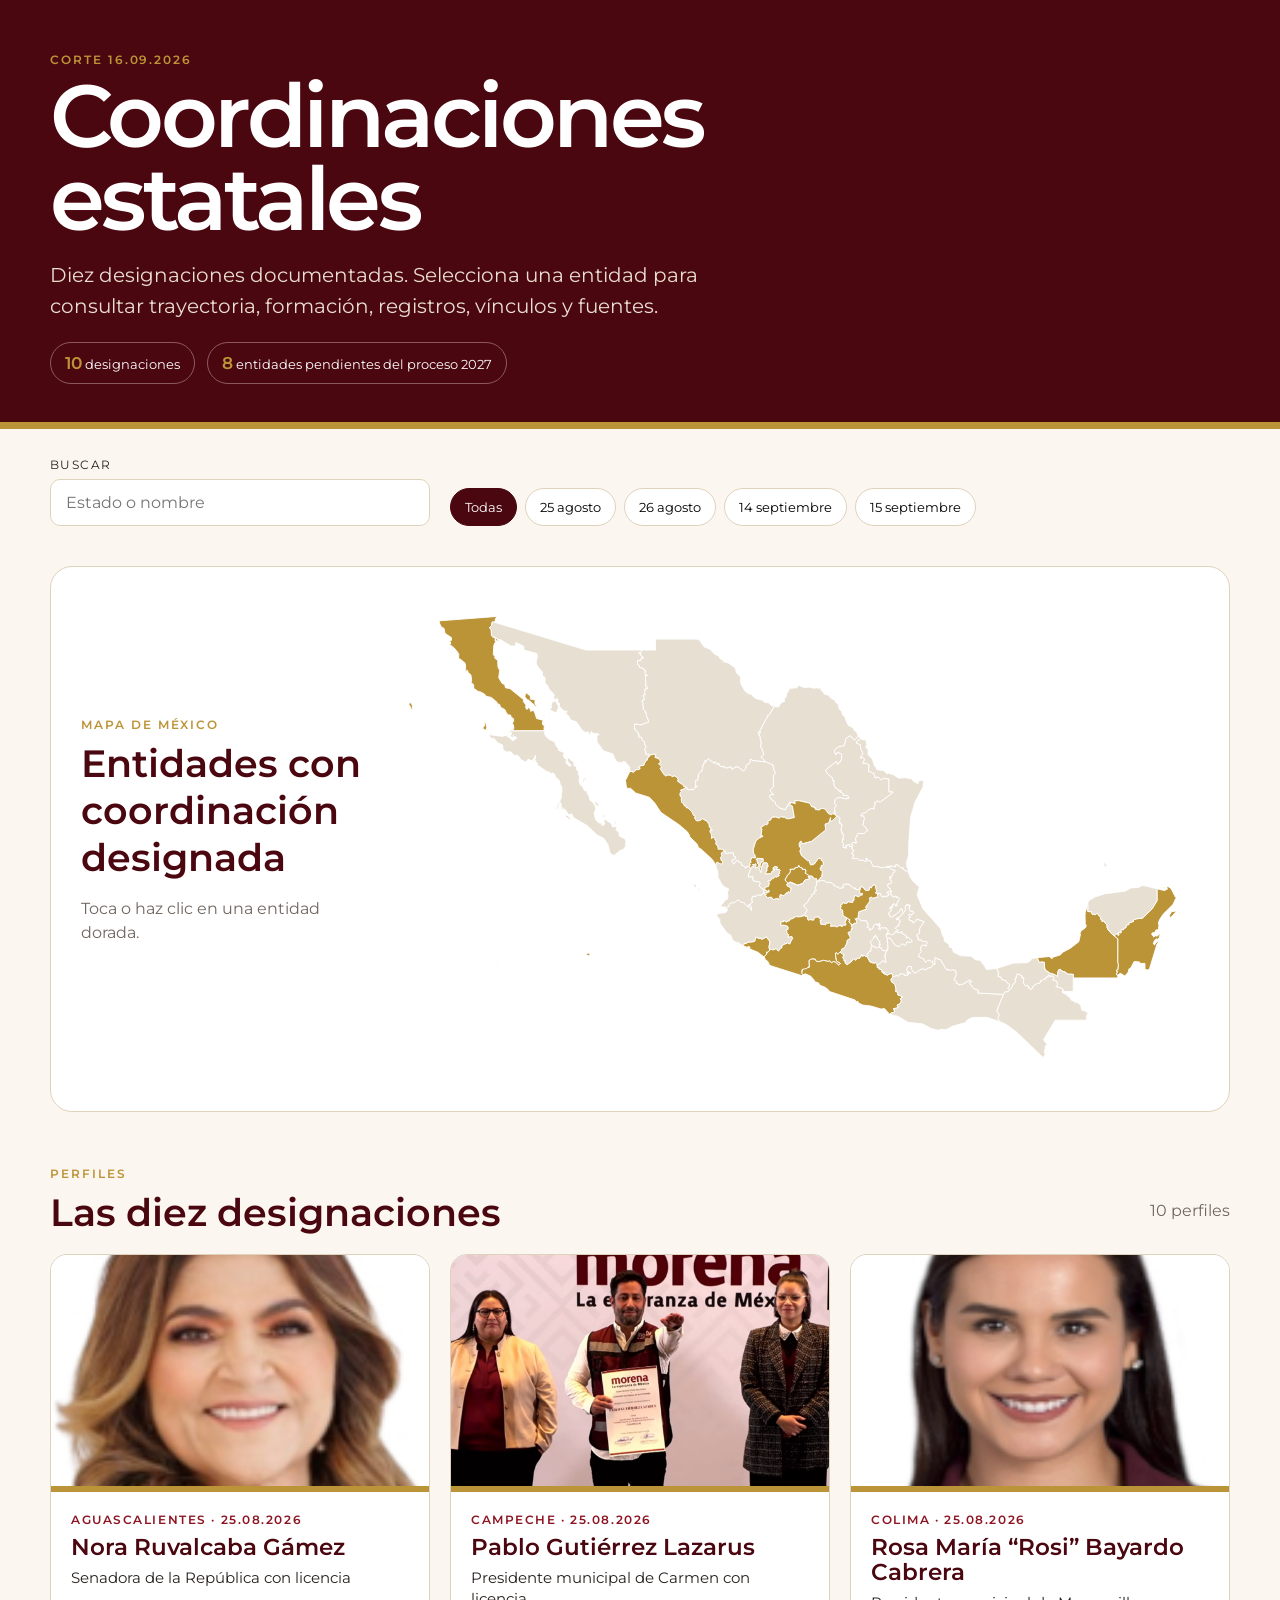
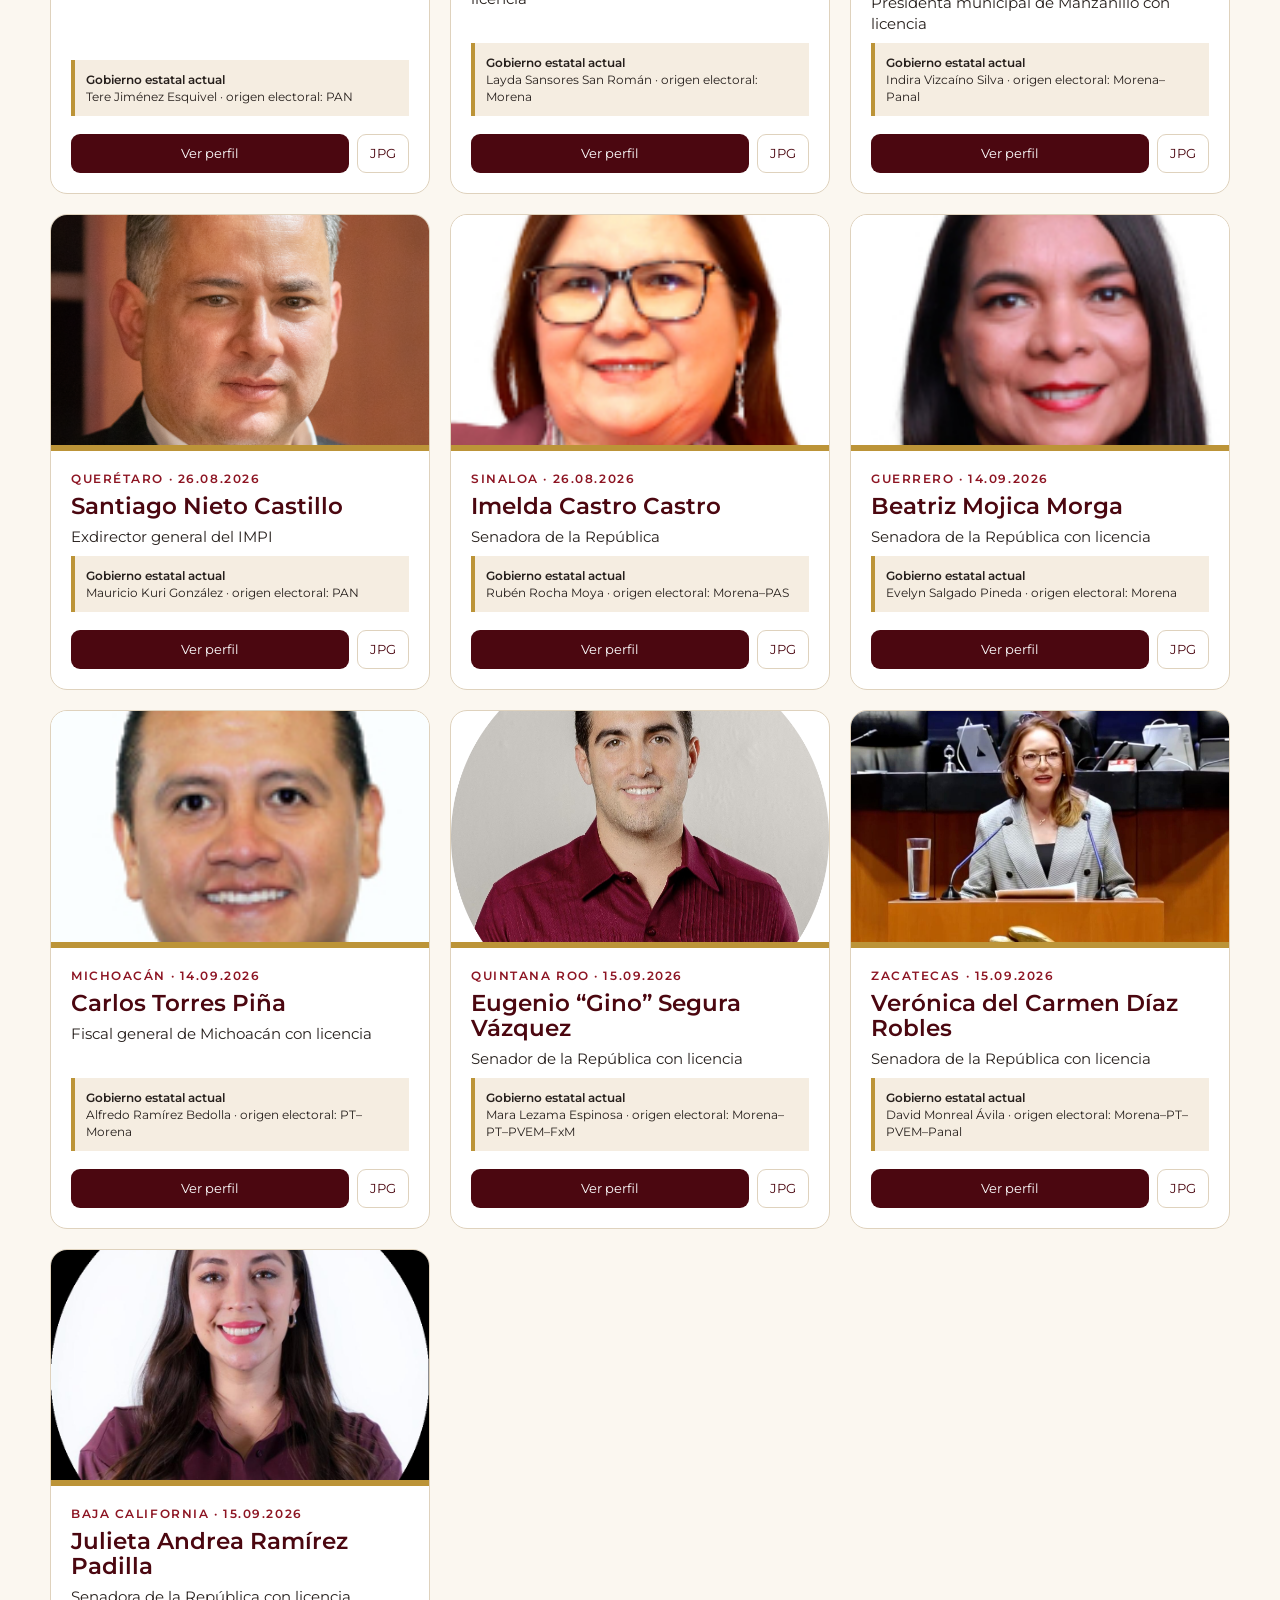
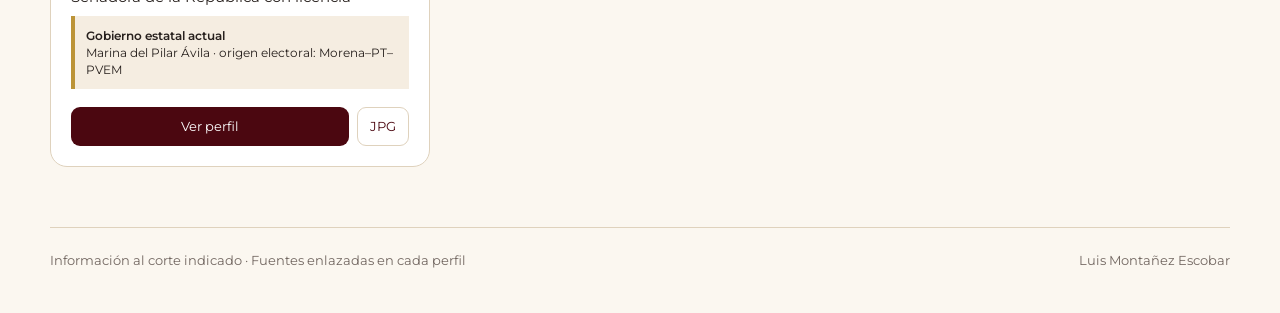
<file: index.html>
<!doctype html><html lang="es"><head><meta charset="utf-8"><meta name="author" content="Luis Montañez Escobar"><meta name="viewport" content="width=device-width,initial-scale=1"><meta name="theme-color" content="#4b0710"><title>Coordinaciones estatales 2027</title><meta name="description" content="Perfiles, trayectoria y fuentes de las coordinaciones estatales designadas rumbo a 2027."><link rel="stylesheet" href="./styles.css"></head><body>
<header class="top"><div class="top__inner"><p class="eyebrow">Corte 16.09.2026</p><h1>Coordinaciones estatales</h1><p class="intro">Diez designaciones documentadas. Selecciona una entidad para consultar trayectoria, formación, registros, vínculos y fuentes.</p><div class="stats"><span><b>10</b> designaciones</span><span><b>8</b> entidades pendientes del proceso 2027</span></div></div></header>
<main><section class="controls" aria-label="Filtros"><label class="search"><span>Buscar</span><input id="search" type="search" placeholder="Estado o nombre" autocomplete="off"></label><div class="chips" id="chips" aria-label="Filtrar por fecha"></div></section>
<section class="map-section"><div><p class="section-kicker">Mapa de México</p><h2>Entidades con coordinación designada</h2><p class="hint">Toca o haz clic en una entidad dorada.</p></div><div class="map-wrap"><svg class="mexico-map" viewBox="0 0 860 520" role="img" aria-labelledby="map-title map-desc"><title id="map-title">Mapa de México</title><desc id="map-desc">Las entidades doradas cuentan con coordinación designada.</desc><g class="states"><path class="state" data-state="01" tabindex="-1" aria-label="Entidad 01" d="M436.3,290.8L437.5,292.9L440.2,293.6L440.1,295.1L443.2,294.9L444.1,298.3L442.9,298.7L447.9,301.5L447.7,303.0L446.4,302.8L448.4,305.2L443.1,306.6L440.4,310.5L438.5,310.7L437.9,311.9L436.1,311.5L435.6,312.6L427.5,308.8L424.8,310.2L423.7,309.7L421.2,306.6L424.3,300.8L426.0,299.9L427.3,296.8L426.6,295.0L431.8,294.6L431.8,293.5L435.7,292.5L436.3,290.6L436.3,290.8Z"><title>Entidad 01</title></path><path class="state" data-state="02" tabindex="0" aria-label="Baja California" d="M125.7,142.5L125.7,142.5L125.7,142.5ZM173.4,134.8L173.3,134.8L173.4,134.8ZM88.1,136.8L88.1,136.8L88.1,136.8ZM87.4,136.8L87.4,136.8L87.4,136.8ZM86.9,136.7L86.9,136.7L86.9,136.7ZM96.7,135.1L98.3,140.7L97.6,144.2L96.4,144.2L94.8,142.6L93.0,142.9L96.1,139.2L95.5,137.3L96.7,135.1L96.7,135.1ZM157.8,127.2L161.5,129.5L160.7,129.8L157.8,127.2L157.8,127.2ZM157.5,126.7L157.5,126.7L157.5,126.7ZM156.8,126.4L157.8,127.1L156.8,126.4L156.8,126.4ZM156.0,126.0L156.0,126.0L156.0,126.0ZM155.9,125.7L155.9,125.7L155.9,125.7ZM156.0,125.7L156.0,125.7L156.0,125.7ZM121.4,127.4L121.4,127.4L121.4,127.4ZM121.4,126.8L121.4,126.8L121.4,126.8ZM155.4,123.3L155.4,123.3L155.4,123.3ZM155.1,123.0L155.1,123.0L155.1,123.0ZM145.6,123.3L145.6,123.3L145.6,123.3ZM119.5,124.8L119.5,124.8L119.5,124.8ZM154.2,121.7L154.2,121.7L154.2,121.7ZM154.1,121.3L154.1,121.3L154.1,121.3ZM145.6,121.8L145.6,121.8L145.6,121.8ZM153.9,121.0L153.9,121.0L153.9,121.0ZM144.9,120.8L144.9,120.8L144.9,120.8ZM142.4,119.9L142.4,119.9L142.4,119.9ZM142.6,119.9L142.6,119.9L142.6,119.9ZM142.5,119.6L142.5,119.6L142.5,119.6ZM141.4,118.8L141.4,118.8L141.4,118.8ZM141.3,118.8L141.3,118.7L141.3,118.8ZM141.5,118.7L141.5,118.7L141.5,118.7ZM141.3,118.6L141.3,118.6L141.3,118.6ZM141.6,118.4L141.6,118.4L141.6,118.4ZM141.2,118.4L141.2,118.4L141.2,118.4ZM141.7,118.4L141.7,118.4L141.7,118.4ZM141.5,118.3L141.5,118.3L141.5,118.3ZM142.7,118.1L142.7,118.1L142.7,118.1ZM141.9,118.0L141.9,118.0L141.9,118.0ZM152.8,116.9L152.8,116.9L152.8,116.9ZM112.5,119.6L112.6,119.6L112.5,119.6ZM141.5,117.1L141.5,117.1L141.5,117.1ZM141.4,116.9L141.4,116.9L141.4,116.9ZM141.2,116.2L142.2,117.7L141.2,116.2L141.2,116.2ZM141.1,116.1L141.1,116.1L141.1,116.1ZM139.1,114.3L139.1,114.3L139.1,114.3ZM141.5,104.2L144.7,106.7L145.8,108.6L145.4,110.6L150.6,111.4L150.4,115.4L151.1,117.0L152.4,117.3L152.0,119.1L143.4,111.5L142.0,111.3L139.6,108.0L140.0,104.6L141.5,104.2L141.5,104.2ZM140.4,104.2L140.4,104.2L140.4,104.2ZM140.9,103.9L140.9,103.9L140.9,103.9ZM140.2,103.9L140.1,103.9L140.2,103.9ZM16.7,113.9L16.0,115.2L17.6,117.1L17.8,119.7L17.1,121.6L15.8,121.9L16.0,119.6L14.0,116.7L14.0,114.9L16.7,113.9L16.7,113.9ZM89.3,102.6L89.3,102.6L89.3,102.6ZM118.7,97.1L118.6,97.1L118.7,97.1ZM81.7,97.8L81.6,97.8L81.7,97.8ZM117.8,92.8L117.8,93.8L117.8,92.8L117.8,92.8ZM118.5,92.6L118.5,92.6L118.5,92.6ZM116.3,91.9L116.3,91.8L116.3,91.9ZM115.8,91.2L115.8,91.2L115.8,91.2ZM114.3,90.0L114.3,90.0L114.3,90.0ZM112.3,89.1L112.3,89.1L112.3,89.1ZM73.2,79.4L73.2,79.4L73.2,79.4ZM109.1,45.1L111.6,48.3L107.9,47.0L107.7,44.8L109.1,45.1L109.1,45.1ZM55.2,45.0L55.2,45.0L55.2,45.0ZM55.0,44.8L55.0,44.8L55.0,44.8ZM43.4,29.0L43.4,29.0L43.4,29.0ZM43.1,28.9L43.1,28.9L43.1,28.9ZM42.0,28.2L42.0,28.2L42.0,28.2ZM47.2,25.8L109.8,21.0L107.5,23.6L107.3,27.2L104.2,27.2L103.3,31.0L101.1,33.4L103.1,35.2L103.4,42.0L107.5,44.7L107.1,46.9L108.1,49.6L106.8,49.9L105.9,52.3L105.3,62.2L107.3,64.8L106.9,66.3L110.1,68.6L110.4,75.8L112.2,79.6L111.2,87.4L114.6,93.2L117.9,95.3L118.5,98.3L123.3,99.2L138.3,111.3L137.8,113.2L140.9,117.2L140.2,118.5L141.2,121.5L142.4,121.5L142.4,120.1L144.9,120.3L145.7,123.8L148.4,122.9L149.9,124.2L152.3,131.7L159.1,133.4L158.4,137.6L160.6,139.8L160.2,144.3L161.2,145.0L123.3,145.0L125.2,142.8L125.4,144.7L127.1,143.8L125.8,141.9L127.2,139.5L126.7,142.0L127.7,142.6L127.0,138.2L125.5,138.3L127.5,133.4L126.9,131.5L124.5,130.1L124.1,127.9L121.7,127.7L119.6,125.8L117.8,121.9L113.2,119.5L112.2,116.4L109.9,115.8L109.2,113.9L103.3,108.9L97.5,107.5L95.8,105.2L90.4,102.3L89.1,102.5L84.1,98.9L84.0,95.1L82.9,93.8L81.1,93.8L81.9,90.1L81.1,84.6L78.6,82.0L76.5,82.3L77.8,81.6L77.9,80.4L76.5,79.0L77.3,80.9L75.5,80.5L76.6,83.1L74.9,80.1L75.4,75.0L74.7,71.6L69.1,67.0L67.5,67.2L68.0,62.2L66.6,59.7L62.5,54.7L58.0,51.6L59.0,50.9L59.1,48.7L56.6,46.6L58.8,47.3L59.9,45.8L59.3,47.5L60.1,44.1L53.0,39.4L51.9,33.9L49.2,32.8L47.5,29.4L46.6,27.1L47.2,25.8L47.2,25.8Z"><title>Baja California</title></path><path class="state" data-state="03" tabindex="-1" aria-label="Entidad 03" d="M236.6,279.7L236.6,279.7L236.6,279.7ZM236.7,279.7L236.7,279.7L236.7,279.7ZM230.0,243.5L230.0,243.5L230.0,243.5ZM225.0,242.6L225.0,242.6L225.0,242.6ZM239.1,246.2L237.2,246.1L235.6,240.3L239.1,246.1L239.1,246.2ZM191.4,240.2L196.1,241.6L190.0,240.7L191.4,240.2L191.4,240.2ZM223.8,238.1L223.8,238.1L223.8,238.1ZM223.8,237.9L223.8,237.9L223.8,237.9ZM223.4,237.4L223.4,237.4L223.4,237.4ZM224.6,236.2L226.3,237.7L225.3,239.6L223.4,236.5L224.5,236.2L224.6,236.2ZM223.6,234.6L224.2,236.2L223.1,235.8L223.6,234.6L223.6,234.6ZM223.3,234.4L223.3,234.4L223.3,234.4ZM181.5,236.3L185.5,236.7L187.9,238.5L189.1,240.8L189.6,240.2L188.9,242.1L181.5,236.3L181.5,236.3ZM219.0,228.1L219.0,228.8L219.0,228.1L219.0,228.1ZM218.0,228.0L218.0,228.0L218.0,228.0ZM218.6,227.7L218.6,227.7L218.6,227.7ZM218.0,227.2L218.0,227.2L218.0,227.2ZM220.5,220.9L220.5,220.9L220.5,220.9ZM215.3,221.1L218.7,223.4L219.9,227.1L218.4,227.4L218.8,226.8L217.0,226.1L215.1,223.0L215.3,221.1L215.3,221.1ZM211.2,220.5L211.2,220.5L211.2,220.5ZM215.6,218.5L215.6,218.5L215.6,218.5ZM209.8,218.3L209.8,218.3L209.8,218.3ZM209.6,217.4L209.6,217.4L209.6,217.4ZM215.7,215.8L214.7,217.0L215.7,215.8L215.7,215.8ZM82.3,225.0L82.3,225.0L82.3,225.0ZM82.4,224.9L82.4,224.9L82.4,224.9ZM82.3,224.9L82.3,224.9L82.3,224.9ZM208.8,215.2L208.8,215.2L208.8,215.2ZM177.0,221.2L176.9,226.2L176.7,226.8L176.1,226.1L176.6,227.3L175.2,228.0L177.8,230.8L177.6,233.5L179.8,236.0L176.7,233.0L177.7,232.1L177.3,230.6L175.4,229.4L174.4,229.5L174.5,230.4L173.3,229.3L178.0,216.9L177.0,221.2L177.0,221.2ZM178.7,211.0L177.8,216.3L178.6,211.0L178.7,211.0ZM178.2,210.8L178.2,210.9L178.2,210.8ZM178.1,210.8L178.1,210.8L178.1,210.8ZM204.1,208.4L204.1,208.4L204.1,208.4ZM203.8,208.5L203.8,208.5L203.8,208.5ZM213.6,205.1L213.9,208.3L212.7,206.9L213.6,205.1L213.6,205.1ZM206.7,205.1L206.8,206.8L206.7,205.1L206.7,205.1ZM179.0,206.2L179.0,207.0L179.0,206.2L179.0,206.2ZM201.7,204.7L201.7,204.7L201.7,204.7ZM206.4,204.5L206.5,204.5L206.4,204.5ZM206.3,204.4L206.3,204.4L206.3,204.4ZM178.9,205.9L178.8,210.9L178.9,205.9L178.9,205.9ZM201.6,204.3L201.6,204.3L201.6,204.3ZM200.4,203.9L200.4,203.9L200.4,203.9ZM200.2,203.7L200.2,203.7L200.2,203.7ZM200.7,202.5L201.1,203.8L200.7,202.5L200.7,202.5ZM199.3,201.8L199.3,201.8L199.3,201.8ZM202.8,196.4L202.8,196.4L202.8,196.4ZM206.0,195.8L205.8,198.5L204.4,197.7L202.2,202.7L201.5,201.6L203.0,196.5L206.0,195.7L206.0,195.8ZM199.6,194.8L199.6,194.8L199.6,194.8ZM200.6,194.0L199.8,195.0L200.6,194.0L200.6,194.0ZM196.1,180.7L196.1,180.7L196.1,180.7ZM149.1,178.3L151.5,180.3L148.1,179.0L149.0,178.3L149.1,178.3ZM148.8,177.3L150.0,178.2L148.8,177.3L148.8,177.3ZM183.6,174.5L183.6,174.5L183.6,174.5ZM151.0,173.7L150.9,173.7L151.0,173.7ZM150.8,173.1L150.8,173.1L150.8,173.1ZM183.6,170.3L183.6,170.3L183.6,170.3ZM183.7,169.8L183.7,169.8L183.7,169.8ZM179.5,166.9L179.5,167.0L179.5,166.9ZM179.0,164.5L180.1,165.4L179.7,166.6L178.5,165.0L179.0,164.5L179.0,164.5ZM121.0,168.4L121.0,168.4L121.0,168.4ZM121.0,168.3L121.0,168.3L121.0,168.3ZM118.9,167.4L118.9,167.4L118.9,167.4ZM184.3,159.3L185.0,159.9L184.3,159.3L184.3,159.3ZM110.1,157.8L110.1,157.8L110.1,157.8ZM110.1,157.8L110.1,157.8L110.1,157.8ZM110.1,157.7L110.0,157.7L110.1,157.7ZM161.9,149.2L161.9,149.2L161.9,149.2ZM124.0,151.1L124.9,152.3L124.0,151.1L124.0,151.1ZM122.8,151.2L123.9,152.3L122.2,151.8L122.8,151.1L122.8,151.2ZM161.3,147.6L161.3,147.6L161.3,147.6ZM96.6,147.8L96.6,147.8L96.6,147.8ZM96.8,147.7L98.1,148.9L96.8,147.7L96.8,147.7ZM140.6,145.0L161.2,145.0L161.0,148.6L162.9,151.6L165.7,154.2L171.8,156.8L173.4,161.2L176.2,164.7L175.7,165.9L182.6,168.8L180.9,172.0L182.5,173.6L181.8,174.2L184.7,175.7L184.9,177.0L183.7,178.7L187.0,182.7L188.9,183.1L189.8,182.1L186.2,178.8L185.2,174.5L186.5,174.2L192.8,179.3L192.7,182.8L196.0,184.0L195.3,186.7L197.4,189.1L197.6,192.6L199.1,195.0L198.2,198.6L199.5,203.5L201.7,204.8L204.4,210.0L207.2,210.3L206.9,212.2L209.3,216.2L210.0,220.0L214.0,223.5L215.9,226.9L216.4,229.9L214.4,234.0L216.0,240.8L219.2,244.6L225.3,245.5L224.1,246.2L222.5,245.6L223.0,247.3L224.6,247.2L225.9,245.6L224.9,241.8L226.4,240.9L233.4,245.7L234.3,249.0L238.4,248.6L239.0,249.6L238.1,251.9L241.8,255.4L241.8,259.0L247.8,261.8L249.0,264.7L248.6,270.2L246.2,273.5L242.4,274.8L236.6,279.7L234.1,279.5L231.6,276.7L229.5,268.2L225.2,261.7L217.8,257.8L206.7,247.5L192.3,239.2L190.3,235.2L189.4,234.8L189.1,236.0L186.3,235.2L187.7,236.6L186.1,236.8L185.5,233.4L182.1,229.3L182.7,230.4L180.5,230.8L180.3,227.9L180.2,230.4L179.2,231.0L179.6,230.1L178.1,229.5L178.9,228.3L178.1,227.1L179.2,226.3L178.4,225.6L179.3,225.6L178.4,225.4L178.7,223.6L177.6,225.2L177.5,229.0L177.4,227.5L176.7,228.7L176.5,224.9L177.5,224.8L178.1,222.9L177.2,221.4L178.8,218.1L178.3,217.5L179.3,217.5L178.8,213.4L179.8,211.4L178.9,211.3L179.6,210.9L179.3,204.7L178.9,205.5L178.7,204.5L178.7,205.7L176.3,198.0L173.2,195.7L171.7,191.8L169.3,190.7L168.2,191.5L165.1,189.2L163.4,189.3L151.5,180.9L153.6,180.8L151.0,177.9L151.7,176.7L150.1,177.7L148.6,176.9L151.4,175.0L150.7,171.5L149.7,175.2L147.9,176.0L148.0,177.8L143.0,176.4L144.7,176.2L143.1,175.7L140.6,178.7L138.8,178.8L136.6,176.8L139.5,178.8L135.7,176.6L132.5,172.1L130.0,171.3L128.7,172.1L124.6,167.9L121.9,167.3L120.9,168.1L117.3,166.6L115.9,165.3L115.2,160.3L109.3,157.5L107.9,155.1L105.8,154.4L106.5,154.3L106.0,153.0L105.1,153.9L102.3,152.5L100.3,149.0L115.6,151.0L118.2,149.8L120.2,150.6L120.0,148.7L118.5,149.7L120.7,148.4L120.3,150.9L124.5,153.6L126.1,155.9L130.9,152.7L129.0,151.3L128.0,151.8L126.9,150.0L127.6,151.9L124.9,152.2L124.0,149.7L125.4,147.9L123.4,147.2L124.9,147.6L124.9,146.6L121.5,147.6L123.3,145.0L140.3,145.0L140.6,145.0Z"><title>Entidad 03</title></path><path class="state" data-state="04" tabindex="-1" aria-label="Entidad 04" d="M708.1,350.1L708.1,350.1L708.1,350.1ZM707.5,349.9L707.5,349.9L707.5,349.9ZM707.9,350.0L707.9,350.0L707.9,350.0ZM746.5,346.3L746.5,346.3L746.5,346.3ZM747.2,339.0L747.2,338.1L747.2,338.9L747.2,339.0ZM747.4,338.5L747.4,338.5L747.4,338.5ZM747.6,337.4L747.6,338.0L747.6,337.3L747.6,337.4ZM749.6,333.0L749.4,340.7L753.5,341.0L753.4,342.9L754.6,343.8L757.8,344.1L759.4,342.5L763.8,347.7L762.8,348.6L764.7,350.0L765.0,351.7L766.1,350.6L770.1,355.3L770.4,358.6L772.0,361.2L773.3,361.3L773.3,362.9L782.0,370.4L781.9,396.0L782.6,397.7L782.1,404.0L780.6,404.1L780.5,405.7L782.0,406.3L780.4,408.0L780.4,409.1L781.8,409.1L781.8,412.7L733.6,412.7L733.6,408.8L727.5,408.5L724.7,406.2L720.0,404.8L719.9,403.4L718.0,403.7L717.2,405.3L716.5,411.2L713.3,409.0L707.8,407.4L705.9,405.3L703.8,405.2L702.2,400.7L702.3,395.8L698.5,395.4L697.7,396.2L695.8,394.4L694.6,390.7L707.6,389.5L710.7,391.8L711.1,390.4L719.5,387.7L722.8,384.5L730.1,380.7L739.6,373.5L741.5,365.1L740.0,364.4L741.0,364.4L742.2,361.6L746.2,358.8L747.8,356.4L746.6,353.7L746.3,343.1L747.1,342.9L746.3,342.2L749.5,333.0L749.6,333.0Z"><title>Entidad 04</title></path><path class="state" data-state="05" tabindex="-1" aria-label="Entidad 05" d="M435.8,95.6L442.2,98.1L448.9,97.4L449.3,98.2L453.5,98.9L456.1,97.4L456.3,98.8L459.9,98.5L460.9,101.7L462.5,101.6L462.5,103.6L463.9,102.4L463.6,105.0L468.8,106.5L470.2,109.0L475.3,111.8L476.4,114.3L478.9,116.0L479.9,121.0L482.6,123.9L483.6,127.6L486.2,129.6L486.5,131.5L487.9,131.9L487.0,132.5L489.0,137.7L491.2,140.0L494.5,141.2L497.0,145.2L498.5,145.5L500.8,150.8L496.7,155.1L491.8,150.3L487.5,153.3L485.7,161.0L478.9,162.5L474.8,166.2L475.7,170.1L477.1,170.4L477.0,169.2L478.8,168.4L482.7,170.1L482.6,176.3L478.5,181.5L476.9,178.3L465.0,187.9L468.6,192.6L472.6,195.6L472.9,198.7L474.8,199.0L474.0,202.4L476.1,207.1L477.5,207.2L478.6,209.0L482.6,209.9L480.4,210.6L484.8,213.1L484.3,215.0L488.5,215.0L490.0,215.8L490.7,218.1L488.1,218.0L488.0,219.0L481.0,217.2L478.1,217.7L475.6,219.5L475.1,224.0L477.6,226.0L475.0,228.2L475.4,235.7L473.0,234.8L471.5,235.9L468.3,234.6L465.1,230.0L461.4,228.8L458.3,230.8L454.1,230.2L453.6,229.1L454.4,229.4L454.6,228.2L450.1,227.1L448.1,223.4L436.4,220.6L432.0,220.8L432.4,223.9L426.5,222.1L421.3,230.6L415.4,228.5L411.0,224.8L411.0,222.3L408.4,221.0L404.4,216.5L405.7,214.0L409.0,214.1L404.9,209.7L408.9,205.3L408.6,193.8L411.0,190.1L409.5,188.1L408.0,181.8L400.9,179.4L395.5,174.0L395.5,173.0L398.4,170.7L396.0,163.5L394.8,163.1L395.4,156.9L394.3,154.0L394.7,151.9L393.3,150.3L394.2,149.6L392.6,149.3L392.8,146.3L394.4,147.3L394.8,146.1L393.5,145.8L402.3,129.5L402.2,128.2L403.2,129.0L404.3,127.5L409.8,118.6L414.8,119.1L415.2,117.2L418.0,114.0L421.3,112.9L420.3,111.9L420.9,109.6L422.8,108.2L422.9,105.0L426.4,99.2L429.2,98.5L429.7,99.2L431.3,98.1L433.9,98.7L435.8,95.6L435.8,95.6Z"><title>Entidad 05</title></path><path class="state" data-state="06" tabindex="-1" aria-label="Entidad 06" d="M109.4,398.1L110.8,398.4L109.0,398.9L109.3,398.1L109.4,398.1ZM378.8,378.8L378.8,378.8L378.8,378.8ZM207.9,385.2L210.0,387.4L208.9,389.0L206.1,387.3L208.0,385.2L207.9,385.2ZM179.6,381.8L179.6,381.8L179.6,381.8ZM401.6,368.1L402.8,370.8L405.1,372.7L404.0,379.5L405.0,382.5L402.8,385.0L401.3,384.6L401.6,386.8L398.5,389.9L392.0,384.9L382.8,381.1L383.6,379.7L382.2,378.5L380.0,379.4L373.4,376.9L376.1,377.6L377.6,374.7L379.2,375.6L381.0,374.0L388.3,373.2L389.9,368.5L394.2,370.1L394.5,369.4L396.3,370.8L400.8,368.4L401.6,368.1ZM212.8,372.8L212.5,373.7L212.8,372.8L212.8,372.8Z"><title>Entidad 06</title></path><path class="state" data-state="07" tabindex="-1" aria-label="Entidad 07" d="M707.1,409.4L708.6,410.3L708.3,411.4L709.1,410.5L711.9,410.5L712.7,413.6L711.4,414.7L716.0,416.4L716.6,420.1L714.9,421.9L722.2,424.3L723.2,425.9L722.1,426.2L722.0,428.4L724.1,430.0L726.3,429.7L726.2,431.3L730.0,434.0L731.5,436.7L733.6,437.7L734.2,436.7L733.9,437.7L735.3,438.8L738.4,439.4L740.7,441.3L742.3,443.6L742.0,445.1L743.1,445.2L742.6,446.8L743.6,447.2L742.9,447.8L746.9,448.3L746.8,449.3L749.2,449.5L749.8,450.8L748.8,450.9L749.5,451.5L747.6,453.9L748.3,454.3L747.5,454.9L748.4,456.1L748.0,458.5L714.0,458.5L701.4,479.8L705.4,484.9L703.0,487.0L703.4,489.6L702.1,491.2L703.1,495.6L701.0,499.0L672.0,471.2L661.0,463.1L653.5,459.8L651.5,455.7L653.5,453.2L650.7,448.3L658.1,429.8L659.7,427.8L663.3,427.4L667.2,422.5L668.0,419.7L671.3,417.1L670.4,413.8L671.5,414.0L670.7,413.6L671.7,413.2L671.7,409.7L673.4,408.2L678.3,410.5L677.6,412.5L680.0,412.4L679.6,418.1L682.1,421.4L683.6,420.7L685.1,421.5L685.4,422.8L684.5,423.3L686.3,423.2L687.1,425.1L689.1,424.2L689.4,422.1L691.0,421.6L692.0,419.7L697.8,417.9L698.1,415.4L699.8,415.9L701.9,413.7L703.5,414.0L703.1,412.7L703.8,413.2L704.3,411.8L705.7,411.7L705.1,411.1L706.9,410.7L707.0,409.3L707.1,409.4Z"><title>Entidad 07</title></path><path class="state" data-state="08" tabindex="-1" aria-label="Entidad 08" d="M282.8,45.6L325.1,45.6L329.0,46.9L333.5,53.9L340.2,56.6L345.0,61.8L349.4,64.0L350.6,66.4L354.8,69.1L354.7,70.0L359.6,71.3L367.3,76.6L369.0,82.2L373.0,86.3L373.6,94.3L378.2,102.1L381.5,104.5L386.0,106.0L387.2,108.3L390.6,110.3L397.3,111.8L399.0,114.0L403.3,114.6L406.5,117.6L409.8,118.1L404.3,127.5L403.2,129.0L402.2,128.2L402.3,129.5L393.5,145.8L394.8,146.1L394.4,147.3L392.8,146.3L392.6,149.3L394.2,149.6L393.3,150.3L394.7,151.9L394.3,154.0L395.4,156.9L394.8,163.1L396.0,163.5L398.4,170.7L395.5,173.0L395.5,174.0L398.0,175.8L399.5,178.5L385.6,177.2L384.4,175.4L383.3,176.6L384.0,178.5L382.9,180.3L380.1,181.7L378.4,186.7L376.5,188.6L370.3,184.2L367.9,184.2L363.8,186.6L362.6,183.9L358.3,185.4L356.0,185.0L355.6,183.5L352.9,184.2L350.9,183.2L349.0,179.6L349.5,181.4L347.5,181.4L345.7,178.8L344.4,179.2L344.9,180.2L337.8,175.4L336.4,177.6L334.3,177.3L335.6,179.1L333.5,179.8L332.9,182.9L331.6,183.6L332.6,185.3L331.2,187.2L331.5,188.8L330.8,188.4L327.6,192.2L327.0,198.3L324.6,198.8L324.4,205.7L326.8,204.7L323.4,206.9L321.8,209.2L320.4,208.0L321.1,208.6L316.0,208.8L315.5,206.9L312.9,206.5L313.6,205.5L311.5,205.5L311.2,204.0L304.9,199.6L305.5,197.5L303.6,194.7L301.4,193.8L299.1,194.8L297.4,193.1L294.0,193.0L292.2,194.0L290.3,192.4L286.1,186.0L287.5,183.7L284.3,180.7L286.1,179.5L286.3,177.6L284.0,174.7L282.6,174.8L282.7,173.7L281.8,174.4L280.4,173.8L281.3,170.5L278.1,170.4L277.7,171.2L273.8,170.3L273.2,171.6L271.4,171.0L271.6,170.1L270.6,170.3L270.4,167.3L269.0,165.5L270.9,162.9L269.0,159.1L269.3,157.2L267.0,155.5L265.8,152.1L262.9,151.7L262.2,150.7L263.6,149.2L262.4,148.9L262.1,146.6L259.3,144.5L258.2,141.1L258.3,137.5L265.6,138.4L273.8,135.3L271.2,128.4L271.1,125.6L269.5,124.9L270.0,123.8L267.8,121.6L267.3,116.2L268.1,115.4L266.8,114.5L266.4,112.1L268.5,111.7L268.8,110.7L267.6,106.5L270.0,105.6L269.0,104.4L269.2,101.7L270.2,101.4L269.1,99.9L272.4,99.0L272.2,97.8L269.7,96.9L270.5,96.5L270.1,84.6L272.2,85.0L270.1,83.5L269.4,81.5L270.6,80.2L269.0,80.1L268.6,77.8L263.4,76.0L263.6,74.3L261.5,73.1L261.7,68.6L265.3,68.7L265.3,66.0L268.5,66.0L264.2,62.6L265.3,61.1L262.6,60.6L265.0,59.9L266.6,57.4L281.0,57.4L281.0,45.6L282.8,45.6Z"><title>Entidad 08</title></path><path class="state" data-state="09" tabindex="-1" aria-label="Entidad 09" d="M519.8,366.0L519.6,367.8L521.3,368.5L521.5,371.0L524.1,373.1L523.6,374.9L524.6,375.7L523.8,376.0L523.9,379.3L521.4,380.3L515.7,378.1L513.4,374.3L514.6,372.0L517.1,370.3L517.5,368.1L518.9,368.4L518.3,367.7L519.7,366.0L519.8,366.0Z"><title>Entidad 09</title></path><path class="state" data-state="10" tabindex="-1" aria-label="Entidad 10" d="M338.1,175.6L344.9,180.2L344.4,179.2L345.7,178.8L347.5,181.4L349.5,181.4L349.0,179.6L350.9,183.2L352.9,184.2L355.6,183.5L356.0,185.0L358.3,185.4L362.6,183.9L363.8,186.6L367.9,184.2L370.3,184.2L376.5,188.6L378.4,186.7L380.1,181.7L382.9,180.3L384.0,178.5L383.3,176.6L384.4,175.4L385.6,177.2L400.6,178.7L408.0,181.8L409.5,188.1L411.0,190.1L408.6,193.8L408.9,205.3L404.9,209.7L409.0,214.1L405.7,214.0L404.4,216.5L408.4,221.0L411.0,222.3L411.0,224.8L415.5,228.6L421.6,230.7L426.5,222.1L427.6,223.7L426.4,225.4L429.3,226.4L431.5,238.9L425.7,240.3L422.3,240.0L420.7,238.0L420.5,238.9L416.7,237.9L415.3,239.6L411.2,238.4L406.8,238.8L406.1,241.4L402.9,242.6L403.1,245.1L401.5,247.1L400.5,246.2L394.9,250.0L396.3,251.1L395.5,258.6L397.2,258.7L397.0,259.9L394.8,259.9L394.5,261.2L393.6,261.0L389.8,264.3L387.0,273.1L387.2,277.9L388.6,278.9L389.5,282.6L385.8,282.2L384.6,283.4L383.9,285.8L384.7,287.3L383.0,288.6L383.7,290.6L382.4,292.0L378.5,292.8L378.9,293.5L376.3,292.2L375.7,290.6L374.3,290.6L374.0,287.9L371.6,287.8L370.8,285.7L369.0,285.7L365.6,289.6L363.5,284.9L368.1,283.3L367.4,281.2L365.6,280.7L365.2,277.0L356.8,278.0L356.1,274.8L354.4,273.4L350.7,273.8L348.4,272.7L348.7,270.2L346.1,266.6L346.9,265.4L345.1,261.8L344.0,260.4L342.0,260.9L341.8,261.9L341.4,261.0L340.2,252.6L342.7,252.8L340.4,251.5L341.3,250.2L339.0,249.0L339.3,247.1L337.0,243.0L331.9,240.3L329.3,242.2L325.4,242.6L323.2,239.3L324.3,237.7L322.4,236.8L320.4,232.7L316.2,228.5L314.5,228.6L314.4,227.0L312.2,226.2L311.0,223.2L309.3,222.5L308.8,218.0L309.5,217.5L307.3,215.2L308.2,215.3L307.2,212.9L309.1,211.0L308.1,209.2L313.4,207.3L312.9,206.5L315.5,206.9L316.0,208.8L321.1,208.6L320.4,208.0L321.8,209.2L323.4,206.9L326.8,204.7L324.4,205.7L324.6,198.8L327.0,198.3L327.6,192.2L330.8,188.4L331.5,188.8L331.2,187.2L332.6,185.3L331.6,183.6L332.9,182.9L333.5,179.8L335.6,179.1L334.3,177.3L336.4,177.6L337.8,175.4L338.1,175.6Z"><title>Entidad 10</title></path><path class="state" data-state="11" tabindex="-1" aria-label="Entidad 11" d="M460.9,306.9L464.7,307.6L466.2,309.1L470.9,309.2L474.8,311.5L474.2,312.7L480.0,314.7L480.5,315.7L484.6,314.7L483.9,313.4L484.9,311.3L487.5,310.8L492.0,311.9L492.2,313.2L492.8,312.8L495.1,315.2L497.8,315.2L498.2,317.2L502.6,316.1L502.3,320.3L503.1,321.3L505.3,321.1L504.9,323.1L503.6,322.8L501.1,324.9L497.1,323.3L496.0,326.4L496.4,328.3L494.9,328.4L495.0,330.7L491.9,330.8L489.8,329.8L489.7,330.9L487.9,331.9L485.8,332.0L484.3,330.9L483.5,332.9L481.5,333.8L482.3,335.9L481.0,336.4L482.2,338.6L483.7,339.1L484.2,345.0L485.9,345.4L488.1,348.4L486.3,352.7L487.3,353.6L487.2,355.6L484.5,355.6L483.0,357.4L482.7,355.9L481.1,356.4L481.5,355.5L477.0,357.6L475.0,355.9L474.7,357.0L471.8,356.3L471.2,357.1L470.3,356.2L471.3,355.0L469.9,353.0L466.9,353.7L465.8,352.7L465.3,353.8L466.2,354.2L465.1,355.1L459.9,354.4L459.4,350.0L460.9,350.1L461.2,349.1L458.4,348.3L458.2,346.6L454.0,347.0L452.1,350.3L448.5,349.4L447.1,350.3L445.7,349.3L445.6,346.3L444.2,345.8L443.8,346.7L443.8,344.9L441.6,345.2L445.4,339.3L441.6,334.8L442.0,333.5L445.7,330.8L447.4,326.6L449.9,324.8L450.5,322.0L453.5,321.1L452.6,318.6L455.4,318.0L453.6,315.3L455.2,312.6L455.8,309.7L455.0,308.5L460.8,306.9L460.9,306.9Z"><title>Entidad 11</title></path><path class="state" data-state="12" tabindex="-1" aria-label="Entidad 12" d="M499.2,438.8L499.2,438.8L499.2,438.8ZM453.1,416.3L453.1,416.3L453.1,416.3ZM480.7,384.5L485.4,387.3L483.9,391.0L485.4,392.1L485.4,394.4L486.9,393.9L486.6,396.6L488.7,398.2L494.3,394.1L494.5,392.4L496.0,391.9L497.7,393.3L499.6,391.6L502.1,391.3L503.6,388.4L505.3,389.1L504.7,387.2L506.4,388.9L507.5,388.4L508.9,389.6L510.0,388.9L513.6,395.6L514.4,395.0L514.4,395.8L518.3,396.7L519.3,395.4L521.3,398.2L521.3,401.2L522.5,400.9L523.0,402.9L526.1,403.5L526.4,406.4L529.9,406.7L527.9,407.8L532.2,409.6L535.4,408.0L538.1,408.5L538.1,412.1L536.2,413.9L536.4,415.6L537.2,417.6L539.4,418.2L540.6,420.1L541.7,425.5L540.8,426.9L543.9,428.5L543.4,430.9L549.1,433.1L546.3,435.2L547.4,437.4L546.4,440.4L542.9,442.1L543.9,445.0L538.9,446.0L540.1,448.7L538.8,450.4L536.9,450.4L534.7,452.1L529.0,445.8L525.5,446.4L514.2,443.1L505.7,442.1L500.8,439.8L500.3,437.9L498.9,438.7L497.0,436.5L468.8,427.2L468.9,426.1L465.0,422.9L458.4,420.3L458.8,419.3L457.2,417.9L453.3,416.7L452.9,414.9L449.0,410.7L443.3,408.2L440.5,409.4L439.4,407.9L440.4,402.9L447.7,401.0L447.2,393.8L450.1,392.0L454.0,392.1L455.1,394.2L457.1,395.1L463.0,393.5L468.1,394.6L470.1,394.0L471.5,396.2L473.7,394.9L475.7,395.2L479.8,398.8L481.2,397.0L477.1,394.2L475.7,387.2L476.6,385.1L478.4,387.0L480.7,384.5L480.7,384.5Z"><title>Entidad 12</title></path><path class="state" data-state="13" tabindex="-1" aria-label="Entidad 13" d="M536.5,318.5L537.1,319.8L535.0,322.1L537.0,322.4L538.3,324.9L541.9,323.9L541.5,325.1L543.6,325.0L545.4,327.0L542.3,332.5L543.1,334.3L540.6,334.7L540.2,332.6L538.7,332.7L537.4,333.7L537.4,335.5L535.7,335.8L534.8,337.2L535.3,337.9L538.2,335.7L536.3,338.4L536.6,339.8L533.6,342.3L534.8,345.8L537.2,346.6L540.8,344.3L543.3,341.6L545.1,341.0L547.3,337.5L549.7,341.7L545.9,346.5L541.8,348.4L542.2,349.6L544.6,348.6L545.6,351.3L546.7,351.5L544.5,354.1L545.1,355.9L542.7,356.7L541.0,359.1L544.1,362.1L540.6,362.6L539.2,365.6L535.6,365.7L534.4,364.7L531.8,365.7L531.7,364.3L533.0,364.2L532.6,362.6L533.6,361.4L530.9,359.7L531.6,358.9L528.8,358.3L528.4,359.1L526.1,357.9L524.3,360.6L522.8,359.8L522.4,358.8L524.2,358.2L523.1,356.4L524.5,355.8L523.3,353.5L522.9,356.2L522.2,354.9L521.4,356.0L520.7,354.4L518.8,354.6L517.0,356.6L517.0,358.6L512.9,361.3L513.2,359.2L510.3,357.8L511.5,355.3L509.5,350.7L504.1,350.9L500.4,348.3L501.2,341.0L509.8,338.0L508.6,335.9L512.7,330.3L513.4,327.9L512.5,326.3L514.9,325.1L516.5,326.3L521.4,325.0L521.5,321.6L524.4,320.8L526.1,324.3L528.4,324.8L528.0,323.9L529.8,323.9L531.0,324.8L531.3,323.7L533.3,323.7L533.6,321.6L531.4,319.9L534.8,318.9L535.8,319.5L536.5,318.5L536.5,318.5Z"><title>Entidad 13</title></path><path class="state" data-state="14" tabindex="-1" aria-label="Entidad 14" d="M370.2,375.6L370.2,375.5L370.2,375.6ZM370.2,375.4L370.2,375.4L370.2,375.4ZM368.5,374.4L368.5,374.4L368.5,374.4ZM366.3,373.5L366.3,373.5L366.3,373.5ZM366.5,373.4L366.5,373.4L366.5,373.4ZM366.6,373.3L366.6,373.3L366.6,373.3ZM364.4,371.3L364.4,371.3L364.4,371.3ZM364.3,370.0L364.3,370.0L364.3,370.0ZM363.6,369.0L363.6,369.0L363.6,369.0ZM363.5,369.0L363.5,369.0L363.5,369.0ZM363.0,368.0L363.0,368.0L363.0,368.0ZM363.0,367.8L363.0,367.8L363.0,367.8ZM362.8,367.7L362.8,367.7L362.8,367.7ZM362.8,367.6L362.8,367.6L362.8,367.6ZM363.0,367.6L363.0,367.6L363.0,367.6ZM363.0,367.5L363.0,367.5L363.0,367.5ZM362.9,367.5L362.9,367.5L362.9,367.5ZM362.8,367.4L362.8,367.4L362.8,367.4ZM362.3,367.1L362.3,367.1L362.3,367.1ZM362.4,367.1L362.4,367.1L362.4,367.1ZM362.5,366.9L362.4,366.9L362.5,366.9ZM362.4,366.8L362.4,366.8L362.4,366.8ZM361.9,366.5L361.9,366.5L361.9,366.5ZM361.8,366.5L361.8,366.5L361.8,366.5ZM361.7,366.5L361.7,366.5L361.7,366.5ZM361.4,366.4L361.4,366.3L361.4,366.4ZM361.4,366.3L361.4,366.3L361.4,366.3ZM357.6,341.0L357.6,341.0L357.6,341.0ZM393.3,283.1L398.1,284.0L397.9,286.3L395.2,287.8L394.3,291.2L395.1,292.0L393.5,294.0L395.2,298.3L395.6,293.7L397.6,288.1L398.8,287.6L402.0,288.1L403.2,291.5L402.0,293.8L401.0,293.8L402.2,295.5L399.9,299.9L406.3,299.6L407.1,297.1L410.1,296.1L409.8,294.7L408.5,295.4L408.2,293.5L410.4,291.8L413.4,292.6L412.1,295.3L415.2,295.0L416.4,296.2L415.1,297.7L415.8,299.4L413.8,300.4L415.0,301.1L414.9,302.3L412.6,302.8L412.4,303.6L410.5,303.0L408.8,305.0L407.0,305.2L405.5,307.6L402.8,307.9L404.5,309.6L403.5,313.6L399.7,314.5L399.4,316.7L402.2,318.7L403.7,317.3L404.6,319.1L398.9,320.9L399.1,322.0L401.2,321.6L400.3,323.3L402.9,325.9L406.6,325.1L408.6,327.8L412.3,326.5L414.5,327.6L416.4,326.4L415.3,325.6L416.1,322.3L420.2,323.6L422.8,320.5L424.3,320.5L425.0,318.8L426.3,320.0L427.3,319.3L427.6,315.0L424.0,313.3L423.0,311.4L426.6,308.9L436.0,312.5L436.1,311.5L437.9,311.9L438.5,310.7L440.4,310.5L443.1,306.6L448.4,305.2L446.4,302.8L447.0,303.3L447.8,302.0L449.4,301.9L453.3,305.1L455.4,304.9L455.5,306.9L457.0,308.0L455.0,308.5L455.8,309.7L455.2,312.6L453.6,315.2L455.4,318.0L452.6,318.6L453.5,321.1L450.5,322.0L449.9,324.8L447.4,326.6L445.7,330.8L442.0,333.5L441.6,334.8L445.4,339.3L442.3,344.5L437.5,346.5L436.1,345.9L430.9,347.0L430.2,348.2L426.3,349.3L426.3,350.8L422.6,351.7L422.7,352.5L421.4,351.0L419.4,350.8L419.8,351.9L416.7,352.0L417.2,356.3L419.1,355.4L423.7,356.3L424.9,357.9L424.7,360.1L422.6,361.1L423.6,363.1L423.0,363.8L425.3,365.7L424.7,368.6L428.8,367.7L429.8,370.2L429.0,370.4L426.5,376.0L424.3,374.8L418.9,377.0L418.4,378.4L417.3,378.1L418.1,380.2L416.2,380.8L414.6,383.4L413.3,383.2L412.0,380.9L409.1,382.3L404.8,382.3L404.0,379.5L405.1,372.7L402.8,370.8L401.6,368.1L396.3,370.8L394.5,369.4L394.2,370.1L389.9,368.5L388.3,373.2L381.0,374.0L379.2,375.6L377.6,374.7L376.1,377.6L373.1,376.9L373.6,376.2L372.3,375.3L370.3,375.5L370.7,373.8L368.6,374.3L366.5,373.1L364.4,371.4L362.5,366.4L358.3,363.7L352.0,355.0L350.8,352.8L350.7,349.4L347.1,345.1L349.4,342.8L357.0,341.8L359.2,339.1L358.0,337.4L359.0,335.6L360.7,335.1L361.5,332.0L363.2,330.8L366.1,331.4L369.5,328.5L372.4,328.7L373.7,330.5L376.9,331.0L378.4,333.3L384.0,337.2L384.9,339.4L385.2,336.5L384.1,334.7L381.7,334.7L382.1,333.2L383.8,333.1L383.9,332.0L386.1,330.7L385.2,328.3L385.8,324.4L390.8,323.9L392.3,322.3L394.2,323.1L396.3,322.5L398.2,320.2L397.8,318.2L398.9,317.8L393.7,313.7L393.4,312.1L394.5,310.7L393.6,308.7L387.3,307.7L386.4,306.6L386.5,303.1L381.8,303.3L381.8,300.0L384.1,294.9L383.7,293.6L384.9,293.6L385.8,291.7L387.2,292.4L385.9,290.0L389.5,288.7L390.2,290.5L389.1,293.4L391.2,293.1L393.4,290.2L391.4,288.6L392.3,288.4L390.9,286.6L391.2,285.1L389.6,284.4L390.9,283.2L393.3,283.1L393.3,283.1Z"><title>Entidad 14</title></path><path class="state" data-state="15" tabindex="-1" aria-label="Entidad 15" d="M499.0,347.8L500.9,347.9L504.1,350.9L509.5,350.7L511.5,355.3L510.3,357.8L513.2,359.2L512.9,361.3L517.0,358.6L517.0,356.6L518.8,354.6L520.7,354.4L521.4,356.0L522.2,354.9L522.9,356.2L523.3,353.5L524.5,355.8L523.1,356.4L524.2,358.2L522.4,358.8L522.8,359.8L524.3,360.6L526.1,357.9L528.4,359.1L528.8,358.3L531.6,358.9L530.9,359.7L533.6,361.4L532.6,362.6L533.0,364.2L531.7,364.3L530.7,367.2L532.6,370.2L531.8,373.0L532.8,374.8L533.0,380.6L530.5,383.1L528.5,383.3L526.7,382.5L525.2,379.9L523.5,379.6L524.6,375.7L523.6,374.9L524.1,373.1L521.5,371.0L521.3,368.5L519.7,367.9L519.7,366.0L518.3,367.7L518.9,368.4L517.5,368.1L517.1,370.3L513.6,373.5L515.7,378.1L514.6,379.3L514.9,382.7L511.7,384.8L510.0,388.9L508.9,389.6L507.5,388.4L506.4,388.9L504.7,387.2L505.3,389.1L503.6,388.4L502.1,391.3L499.6,391.6L497.7,393.3L496.0,391.9L494.5,392.4L494.3,394.1L488.7,398.2L486.6,396.6L486.9,393.9L485.4,394.4L485.4,392.1L483.9,391.0L485.4,387.3L483.8,387.1L480.6,384.4L482.4,383.3L482.8,381.3L485.9,379.9L488.3,374.9L488.5,372.0L491.7,370.0L492.0,368.6L489.5,363.9L490.5,362.6L491.7,363.2L492.8,362.4L493.2,359.2L495.0,359.1L493.3,357.5L493.7,355.1L492.6,355.1L492.7,353.9L494.4,354.9L496.7,353.3L498.6,353.6L498.8,351.1L497.1,348.5L498.8,349.7L499.0,347.8L499.0,347.8Z"><title>Entidad 15</title></path><path class="state" data-state="16" tabindex="-1" aria-label="Entidad 16" d="M443.7,344.9L443.7,346.6L444.2,345.8L445.6,346.3L445.7,349.3L447.1,350.3L448.5,349.4L452.1,350.3L454.0,347.0L458.2,346.6L458.4,348.3L461.2,349.1L460.9,350.1L459.4,350.0L459.9,354.4L465.1,355.1L466.2,354.2L465.3,353.8L465.8,352.7L466.9,353.7L469.9,353.0L471.3,355.0L470.3,356.5L471.4,357.2L471.8,356.3L474.7,357.0L475.0,355.9L477.0,357.6L481.5,355.5L481.1,356.4L482.7,355.9L483.0,357.4L484.5,355.6L487.2,355.6L487.3,353.6L486.3,352.7L488.2,348.7L487.6,347.5L491.9,349.8L490.5,351.5L493.1,354.0L493.3,357.5L495.0,359.1L493.2,359.2L492.8,362.4L491.7,363.2L490.5,362.6L489.5,363.9L492.0,368.6L491.7,370.0L488.5,372.0L488.3,374.9L485.9,379.9L482.8,381.3L482.4,383.3L478.4,387.0L477.0,385.0L475.9,385.9L476.6,393.1L477.9,395.1L481.2,396.9L480.7,397.9L479.7,398.8L475.7,395.2L473.7,394.9L471.4,396.1L470.1,394.0L468.1,394.6L463.0,393.5L457.1,395.1L455.1,394.2L454.0,392.1L450.1,392.0L447.2,393.8L447.7,401.0L446.8,400.6L444.8,402.4L439.9,403.5L439.3,407.2L440.6,409.1L439.1,410.1L404.9,399.2L402.5,394.6L399.1,392.2L399.8,391.3L398.5,389.9L401.6,386.8L401.3,384.6L402.8,385.0L405.4,381.8L409.1,382.3L411.9,380.9L413.3,383.2L414.6,383.4L416.2,380.8L418.1,380.2L417.3,378.1L418.4,378.4L418.9,377.0L424.3,374.8L426.5,376.0L429.0,370.4L429.8,370.3L428.8,367.7L424.7,368.6L425.3,365.7L423.0,363.8L423.6,363.1L422.6,361.1L424.7,360.1L424.9,357.9L423.7,356.3L419.1,355.4L417.2,356.3L416.7,352.0L419.8,351.9L419.4,350.8L421.4,351.0L422.7,352.5L422.7,351.6L426.3,350.8L426.3,349.3L430.2,348.2L432.4,346.4L437.5,346.5L443.7,344.9L443.7,344.9Z"><title>Entidad 16</title></path><path class="state" data-state="17" tabindex="-1" aria-label="Entidad 17" d="M516.2,378.5L521.4,380.3L522.2,379.3L525.2,379.9L526.7,382.5L528.5,383.3L530.5,383.1L532.6,381.2L529.5,388.3L530.5,388.4L529.8,389.4L530.7,396.2L527.5,394.1L521.3,399.1L519.3,395.4L518.3,396.7L514.4,395.8L514.4,395.0L513.6,395.6L510.0,388.9L511.7,384.8L514.7,383.1L514.6,379.3L515.7,378.1L516.2,378.5Z"><title>Entidad 17</title></path><path class="state" data-state="18" tabindex="-1" aria-label="Entidad 18" d="M358.1,327.7L358.1,327.7L358.1,327.7ZM333.0,320.3L333.0,321.3L331.7,320.7L333.0,320.3L333.0,320.3ZM327.6,316.0L329.2,316.4L328.8,318.0L326.0,316.8L327.6,316.0L327.6,316.0ZM321.8,310.8L324.9,311.7L325.7,313.1L325.0,314.7L322.5,313.3L321.8,310.8L321.8,310.8ZM321.3,308.6L321.2,309.9L321.3,308.6L321.3,308.6ZM341.9,306.6L341.9,306.6L341.9,306.6ZM355.2,274.3L356.8,278.0L365.2,277.0L365.6,280.7L367.4,281.2L368.1,283.3L363.5,284.9L365.6,289.6L369.0,285.7L370.8,285.7L371.2,287.4L374.0,287.9L374.3,290.6L375.7,290.6L378.3,293.6L381.8,291.6L383.9,293.1L384.1,294.9L381.8,300.0L381.8,303.4L386.5,303.1L386.4,306.6L387.3,307.7L393.6,308.7L394.5,310.7L393.4,312.1L393.7,313.7L398.9,317.8L397.8,318.2L398.2,320.2L396.3,322.5L394.2,323.1L392.3,322.3L390.8,323.9L385.8,324.4L385.2,328.3L386.1,330.7L383.9,332.0L383.8,333.1L382.1,333.2L381.7,334.7L384.1,334.7L385.2,336.5L384.9,339.4L384.0,337.2L378.4,333.3L376.9,331.0L374.3,330.8L371.0,328.4L369.5,328.5L366.1,331.4L362.7,331.1L361.1,332.8L360.7,335.1L359.0,335.6L358.0,337.6L356.1,335.3L354.8,336.0L351.1,335.3L357.0,328.1L359.0,327.5L359.6,323.6L358.8,319.9L360.3,317.0L359.3,315.2L358.3,315.6L353.7,312.5L348.7,303.7L348.6,298.0L345.3,288.6L347.1,290.4L346.9,287.8L348.4,287.1L349.6,288.6L353.7,288.9L351.5,282.4L352.8,280.3L352.1,277.5L355.2,274.3L355.2,274.3Z"><title>Entidad 18</title></path><path class="state" data-state="19" tabindex="-1" aria-label="Entidad 19" d="M491.8,150.3L496.7,155.1L500.8,151.1L503.6,153.1L498.6,156.9L498.8,158.4L503.0,159.8L503.3,164.0L505.9,169.6L502.8,174.2L505.6,173.9L507.7,175.8L505.7,180.0L508.8,180.1L512.6,181.9L511.7,188.4L512.4,189.6L513.4,188.9L516.2,190.9L517.8,190.8L518.8,196.0L522.4,194.9L525.6,198.4L527.6,196.3L533.9,197.1L534.0,211.0L538.2,211.0L538.1,212.1L524.7,222.0L522.5,222.0L521.6,220.5L520.4,222.2L518.8,222.4L518.8,226.1L517.5,227.5L518.2,229.8L515.2,229.0L510.4,231.4L508.6,234.0L507.0,233.8L503.7,235.6L504.1,237.4L506.3,236.8L507.5,239.7L505.7,247.1L508.7,249.3L511.0,253.7L510.0,253.3L507.2,256.4L500.4,256.1L497.7,261.8L498.8,266.5L494.6,266.0L492.9,267.5L494.7,268.4L494.0,270.4L490.7,269.9L491.0,268.3L486.9,269.5L488.0,272.2L484.0,270.9L484.7,266.8L483.1,265.4L483.7,262.5L484.6,263.0L483.8,261.5L485.0,258.6L481.9,252.3L483.1,246.5L480.6,245.6L481.3,244.3L480.1,244.2L480.8,239.6L478.0,237.2L477.2,238.1L475.7,235.5L475.0,228.2L477.6,226.0L475.1,224.0L475.6,219.5L478.1,217.7L481.1,217.2L488.0,219.0L488.1,218.0L490.7,218.1L490.0,215.8L488.5,215.0L484.3,215.0L484.8,213.1L480.4,210.6L482.6,209.9L478.6,209.0L477.5,207.2L476.1,207.1L474.0,202.4L474.8,199.0L472.9,198.7L472.6,195.6L468.6,192.6L465.0,187.9L476.9,178.3L478.5,181.5L480.6,179.6L482.6,176.3L482.7,170.1L478.8,168.4L477.0,169.2L477.1,170.4L475.7,170.1L474.8,166.2L478.9,162.5L485.7,161.0L487.5,153.3L491.8,150.3L491.8,150.3Z"><title>Entidad 19</title></path><path class="state" data-state="20" tabindex="-1" aria-label="Entidad 20" d="M595.8,468.6L595.8,468.6L595.8,468.6ZM596.0,468.6L596.0,468.6L596.0,468.6ZM597.6,467.8L597.6,467.8L597.6,467.8ZM598.7,467.1L598.7,467.0L598.7,467.1ZM598.8,467.0L598.8,467.0L598.8,467.0ZM598.8,467.0L598.8,467.0L598.8,467.0ZM598.8,467.0L598.8,467.0L598.8,467.0ZM599.6,466.6L599.6,466.6L599.6,466.6ZM599.3,466.4L599.3,466.4L599.3,466.4ZM566.3,462.1L566.3,462.1L566.3,462.1ZM613.0,462.0L613.0,462.0L613.0,462.0ZM583.9,390.3L587.1,392.4L589.8,392.9L596.1,403.6L597.4,403.0L596.9,403.9L597.8,404.4L599.2,403.5L600.5,404.5L603.1,403.7L606.2,404.5L607.1,409.2L604.4,414.9L607.6,417.3L606.9,418.6L609.0,418.9L609.7,420.5L610.9,419.4L614.1,419.5L621.8,414.7L623.3,416.0L623.2,417.0L620.8,418.0L626.1,424.3L631.0,426.0L630.1,429.0L657.9,430.5L650.7,448.3L653.5,453.2L651.7,456.7L654.4,460.3L640.2,455.4L624.4,455.5L618.9,458.3L616.7,461.1L603.0,464.9L595.6,468.8L590.6,468.4L587.2,469.4L579.2,467.3L570.0,462.4L554.9,460.9L543.9,454.4L534.7,452.1L536.9,450.4L538.8,450.4L540.1,448.7L538.9,446.0L543.9,445.0L542.9,442.1L546.4,440.4L547.4,437.4L546.3,435.2L549.1,433.1L543.4,430.9L543.9,428.5L540.8,426.9L541.7,425.5L540.6,420.1L536.5,416.2L536.2,413.9L538.1,411.4L540.6,411.0L541.9,409.6L543.8,411.0L545.8,408.2L548.5,408.1L550.9,408.7L550.9,410.0L554.0,410.1L555.4,407.7L557.2,407.4L555.3,406.1L554.8,407.7L553.8,408.6L553.4,408.0L554.2,406.1L552.8,404.1L554.6,400.4L558.3,400.2L558.4,403.2L561.3,407.0L562.7,407.2L567.6,403.7L571.2,402.6L572.6,403.9L574.4,403.7L575.8,401.8L579.4,401.5L582.0,397.5L584.1,397.8L583.2,396.6L583.9,394.5L582.7,393.9L584.2,391.9L583.9,390.3L583.9,390.3Z"><title>Entidad 20</title></path><path class="state" data-state="21" tabindex="-1" aria-label="Entidad 21" d="M553.4,333.2L553.7,334.1L557.3,334.3L555.8,336.0L555.9,338.4L557.0,338.7L557.6,340.7L560.1,340.5L561.3,342.4L558.9,343.4L558.6,344.6L556.2,343.4L555.4,345.3L557.1,346.9L557.9,346.4L555.6,348.0L556.3,350.5L559.7,350.9L560.3,353.2L562.5,351.7L563.9,348.8L565.5,348.7L565.9,349.6L572.3,351.7L567.5,358.7L566.8,362.7L567.6,363.9L564.1,366.1L564.9,368.5L566.4,368.8L565.1,370.6L566.1,371.7L568.1,371.3L570.0,372.1L570.3,373.4L574.4,373.1L575.9,374.2L574.1,376.4L574.8,378.1L570.4,377.1L568.7,379.0L568.1,381.6L569.2,384.1L566.3,387.1L566.5,389.8L571.8,392.2L573.5,395.9L575.6,393.9L578.2,393.4L579.7,394.9L580.9,394.4L581.3,396.6L582.8,397.1L579.4,401.5L575.8,401.8L574.4,403.7L572.6,403.9L571.2,402.6L567.6,403.7L563.3,407.1L561.3,407.0L558.4,403.2L558.3,400.2L554.6,400.4L552.8,404.1L554.2,406.1L553.4,408.0L553.8,408.6L554.8,407.7L555.3,406.1L557.2,407.4L555.4,407.7L554.0,410.1L550.9,410.0L550.9,408.7L548.5,408.1L545.8,408.2L543.8,411.0L541.9,409.6L540.6,411.0L538.2,411.4L537.5,408.1L535.4,408.0L532.2,409.6L527.9,407.8L529.9,406.7L526.4,406.4L526.1,403.5L523.0,402.9L523.3,401.3L521.3,401.2L521.1,399.3L527.5,394.1L530.7,396.2L529.8,389.4L530.5,388.4L529.5,388.3L533.0,380.6L532.1,369.3L535.5,369.5L540.3,376.9L544.9,378.8L548.4,375.5L551.2,377.3L553.2,375.7L552.7,374.5L553.5,373.6L557.4,374.1L559.1,373.1L554.7,368.5L552.9,369.6L552.6,366.8L548.2,364.7L547.7,362.4L546.6,364.0L542.9,363.8L542.6,362.7L544.2,361.5L541.0,359.1L542.7,356.7L545.1,355.9L544.5,354.1L546.7,351.5L545.6,351.3L544.6,348.6L542.2,349.6L541.8,348.4L545.9,346.5L551.6,339.9L551.3,336.5L552.4,333.4L553.4,333.2L553.4,333.2Z"><title>Entidad 21</title></path><path class="state" data-state="22" tabindex="-1" aria-label="Entidad 22" d="M518.0,311.4L519.6,313.5L520.6,319.5L519.4,320.3L521.6,321.6L521.6,324.8L516.5,326.3L514.9,325.1L512.5,326.3L513.4,327.9L512.7,330.3L508.6,335.9L509.8,338.0L501.2,341.0L500.4,348.2L498.8,347.9L498.8,349.7L497.1,348.3L498.8,351.1L498.6,353.6L496.7,353.3L494.4,354.9L491.4,353.3L491.5,351.9L490.5,351.5L491.9,349.8L484.2,345.0L483.7,339.1L482.2,338.6L481.0,336.4L482.3,335.9L481.5,333.8L483.5,332.9L484.3,330.9L485.8,332.0L487.9,331.9L489.7,330.9L489.8,329.8L491.9,330.8L495.0,330.7L494.9,328.4L496.4,328.3L496.0,326.4L497.1,323.3L501.1,324.9L503.6,322.8L504.9,323.1L505.3,321.1L503.1,321.3L502.1,319.6L503.4,313.8L505.7,314.1L508.5,317.7L512.3,317.7L513.1,314.6L515.0,315.0L515.6,313.0L518.0,311.4L518.0,311.4Z"><title>Entidad 22</title></path><path class="state" data-state="23" tabindex="0" aria-label="Quintana Roo" d="M828.1,398.0L828.2,398.0L828.1,398.0ZM827.8,397.8L827.8,397.8L827.8,397.8ZM827.6,397.5L827.6,397.5L827.6,397.5ZM827.2,397.2L827.2,397.2L827.2,397.2ZM826.9,396.8L826.9,396.8L826.9,396.8ZM826.8,396.6L826.7,395.7L826.9,396.6L826.8,396.6ZM826.7,395.4L826.8,394.2L826.7,395.4L826.7,395.4ZM826.9,393.3L826.9,393.2L826.9,393.3ZM828.9,397.7L830.1,393.3L828.9,397.7L828.9,397.7ZM826.9,392.5L827.0,392.5L826.9,392.5ZM826.8,392.1L826.9,392.1L826.8,392.1ZM830.3,392.0L829.4,392.8L830.3,392.0L830.3,392.0ZM826.9,391.5L827.3,390.5L826.9,391.4L826.9,391.5ZM827.7,390.1L828.0,389.1L827.7,390.0L827.7,390.1ZM828.1,388.9L828.1,388.9L828.1,388.9ZM828.2,388.6L828.3,388.6L828.2,388.6ZM830.4,388.4L830.4,388.4L830.4,388.4ZM831.2,388.4L831.4,391.6L831.2,388.4L831.2,388.4ZM831.0,388.4L831.0,388.4L831.0,388.4ZM828.5,388.4L828.5,388.4L828.5,388.4ZM830.1,388.3L830.1,388.2L830.1,388.3ZM830.5,388.1L830.5,388.1L830.5,388.1ZM830.0,388.1L830.0,388.1L830.0,388.1ZM830.8,388.1L830.8,388.1L830.8,388.1ZM830.0,387.9L830.0,387.9L830.0,387.9ZM829.8,388.0L829.8,388.0L829.8,388.0ZM829.0,387.7L829.0,387.7L829.0,387.7ZM828.9,387.6L828.9,387.6L828.9,387.6ZM830.0,387.7L830.1,387.7L830.0,387.7ZM829.3,387.4L829.3,387.4L829.3,387.4ZM821.5,376.6L821.5,376.6L821.5,376.6ZM821.8,376.5L821.8,376.5L821.8,376.5ZM821.9,376.2L821.9,376.2L821.9,376.2ZM821.3,375.9L822.2,375.4L821.3,375.9L821.3,375.9ZM822.6,375.4L822.6,375.4L822.6,375.4ZM826.1,372.8L826.1,372.8L826.1,372.8ZM825.0,371.9L825.8,372.8L825.0,371.9L825.0,371.9ZM823.4,371.1L823.4,371.1L823.4,371.1ZM823.9,370.7L823.9,370.7L823.9,370.7ZM821.1,368.3L821.1,368.3L821.1,368.3ZM821.0,368.2L821.1,368.2L821.0,368.2ZM823.3,366.7L823.2,366.7L823.3,366.7ZM823.5,366.4L823.5,366.4L823.5,366.4ZM821.1,366.1L821.1,366.1L821.1,366.1ZM820.0,366.0L820.0,366.0L820.0,366.0ZM821.4,366.1L821.4,366.1L821.4,366.1ZM823.6,366.3L823.6,366.3L823.6,366.3ZM821.6,366.1L821.6,366.1L821.6,366.1ZM823.7,366.2L823.7,366.2L823.7,366.2ZM825.3,366.1L825.3,366.0L825.3,366.1ZM825.5,365.9L825.5,365.8L825.5,365.9ZM826.2,365.9L826.2,365.9L826.2,365.9ZM826.4,365.8L826.4,365.9L826.4,365.8ZM825.4,365.7L825.4,365.6L825.4,365.7ZM826.2,365.8L826.2,365.8L826.2,365.8ZM824.7,365.5L824.7,365.5L824.7,365.5ZM825.4,365.5L825.4,365.5L825.4,365.5ZM826.2,365.6L826.2,365.6L826.2,365.6ZM820.1,364.7L820.1,364.6L820.1,364.7ZM824.9,365.0L824.8,365.0L824.9,365.0ZM820.7,364.7L820.7,364.7L820.7,364.7ZM819.8,364.5L819.8,364.5L819.8,364.5ZM826.3,363.3L826.3,363.3L826.3,363.3ZM826.1,363.2L826.1,363.2L826.1,363.2ZM825.9,363.1L825.9,363.0L825.9,363.1ZM825.8,363.1L825.8,363.1L825.8,363.1ZM825.2,362.9L825.2,362.9L825.2,362.9ZM841.9,340.9L841.9,340.9L841.9,340.9ZM845.5,340.3L838.5,348.1L837.9,344.5L840.3,340.8L845.5,340.3L845.5,340.3ZM845.0,322.0L846.0,323.7L845.0,322.0L845.0,322.0ZM842.3,317.5L841.3,318.0L842.3,317.5L842.3,317.5ZM840.9,316.8L840.9,316.8L840.9,316.8ZM840.1,316.5L840.1,316.5L840.1,316.5ZM840.4,316.4L840.4,316.4L840.4,316.4ZM839.0,315.0L839.0,314.9L839.0,315.0ZM843.7,315.5L844.1,317.0L843.7,315.5L843.7,315.5ZM838.3,314.1L838.3,314.1L838.3,314.1ZM837.8,313.9L837.8,313.9L837.8,313.9ZM836.1,313.5L839.1,315.6L839.0,314.6L843.0,322.6L843.8,320.0L842.9,318.1L843.8,318.9L843.8,318.2L843.5,324.3L845.2,325.5L841.6,333.2L831.0,343.6L827.2,349.4L825.8,353.3L827.1,358.3L826.0,361.1L827.1,358.2L826.1,356.7L826.3,359.0L825.3,360.4L823.2,360.8L820.9,365.4L821.3,363.5L818.9,364.1L818.7,365.8L819.9,367.1L820.6,366.6L820.8,368.4L822.4,367.0L824.6,367.4L825.1,366.1L826.5,365.9L826.4,364.5L827.6,365.8L826.8,369.2L824.5,371.2L823.5,371.2L824.3,370.3L822.5,371.1L820.8,373.8L820.4,375.8L821.6,376.9L823.8,373.8L826.7,373.4L824.3,376.1L816.2,402.8L814.7,404.1L811.3,403.6L811.3,397.0L805.5,396.9L805.5,395.4L799.6,394.9L795.9,402.0L793.8,403.1L793.3,406.3L789.5,410.6L784.8,407.7L781.8,409.4L780.4,409.1L780.4,407.3L782.0,406.3L780.5,405.7L780.6,404.1L782.1,404.0L782.6,397.7L781.9,396.0L782.0,370.4L778.0,367.1L780.8,364.6L782.0,364.8L781.9,366.3L783.0,366.3L782.6,363.1L784.9,363.7L785.9,363.0L784.5,362.6L785.2,361.2L786.5,360.1L787.7,360.8L788.4,358.9L790.4,358.4L791.5,355.1L793.7,355.0L794.0,352.9L798.8,351.5L798.4,350.2L801.4,348.7L808.5,347.9L818.8,338.1L824.4,329.0L824.3,316.1L832.3,318.0L835.5,316.6L835.0,314.4L836.1,313.5L836.1,313.5ZM837.5,313.6L838.6,314.2L837.5,313.6L837.5,313.6ZM835.7,313.1L837.2,313.6L835.6,313.2L832.5,315.4L829.8,314.6L827.9,315.6L829.6,314.1L832.6,314.7L835.7,313.1L835.7,313.1Z"><title>Quintana Roo</title></path><path class="state" data-state="24" tabindex="-1" aria-label="Entidad 24" d="M478.7,237.8L480.8,239.6L480.1,244.2L481.3,244.3L480.6,245.6L483.1,246.5L481.9,252.3L483.6,257.1L485.0,258.1L483.8,261.5L484.6,263.0L483.7,262.5L483.1,265.4L484.7,266.8L484.1,271.3L488.0,272.2L486.9,269.5L488.7,269.6L489.4,268.3L491.3,268.4L490.7,269.9L494.0,270.4L493.7,273.1L496.4,274.8L493.8,277.1L493.8,278.6L495.5,278.6L495.9,281.1L494.2,283.0L499.8,283.0L501.6,285.4L505.0,284.8L508.9,286.6L510.0,286.4L508.7,283.2L509.9,283.0L511.4,285.3L514.3,286.0L516.8,291.9L521.4,291.8L525.9,293.4L531.5,292.0L531.4,293.0L534.0,292.8L536.8,295.1L540.7,296.3L540.4,297.8L537.9,299.3L536.9,303.7L534.1,303.6L536.0,304.4L535.0,304.5L535.8,305.1L534.9,306.4L536.5,307.0L537.3,308.9L535.3,310.7L534.4,310.1L534.0,311.3L532.9,311.1L532.4,312.4L533.4,314.8L535.3,315.8L536.0,318.7L535.8,319.5L534.8,318.9L531.3,320.0L533.6,321.5L533.0,323.9L531.3,323.7L530.8,324.8L528.0,323.9L528.5,324.6L527.7,324.8L526.1,324.3L524.4,320.8L520.2,321.4L519.4,320.3L520.6,319.5L519.6,313.5L518.0,311.4L515.6,313.0L515.0,315.0L513.1,314.6L512.4,317.7L509.7,318.0L508.5,317.7L505.7,314.1L503.4,313.8L502.2,316.5L498.2,317.2L497.8,315.2L495.1,315.2L492.8,312.8L492.2,313.2L492.0,311.9L489.6,310.9L485.3,311.1L483.9,313.4L484.6,314.7L480.5,315.7L480.0,314.7L474.2,312.7L474.8,311.5L470.9,309.2L466.2,309.1L464.7,307.6L462.0,307.0L457.4,307.7L457.7,306.2L459.6,305.1L459.1,304.4L461.8,302.7L461.2,301.6L460.4,302.2L461.3,301.4L461.9,297.2L459.5,295.7L460.1,294.8L459.0,293.7L460.4,293.3L460.6,290.7L462.2,290.8L462.9,289.4L462.4,286.7L460.4,285.0L461.2,284.0L457.5,283.2L453.1,289.4L450.8,289.4L451.1,290.1L449.8,290.5L448.4,289.6L448.9,288.2L447.5,287.9L448.0,285.5L445.7,285.7L439.1,280.0L437.3,275.2L438.5,273.0L437.8,270.9L436.5,270.3L438.0,268.2L437.1,269.1L436.4,268.0L437.9,264.7L439.0,264.7L439.7,266.9L440.9,267.1L450.0,264.7L465.4,252.3L464.7,246.0L468.7,244.7L470.8,238.8L470.2,241.3L471.9,242.8L478.0,237.2L478.7,237.8Z"><title>Entidad 24</title></path><path class="state" data-state="25" tabindex="-1" aria-label="Entidad 25" d="M328.1,271.9L328.2,271.9L328.1,271.9ZM328.4,271.7L328.4,271.7L328.4,271.7ZM327.4,271.6L327.4,271.6L327.4,271.6ZM327.5,271.5L327.5,271.5L327.5,271.5ZM326.8,270.6L326.8,270.6L326.8,270.6ZM326.8,270.2L326.8,270.2L326.8,270.2ZM326.5,269.6L326.5,269.6L326.5,269.6ZM276.8,219.7L276.8,219.7L276.8,219.7ZM276.5,219.4L276.5,219.4L276.5,219.4ZM276.6,219.3L276.6,219.3L276.6,219.3ZM273.9,170.3L277.7,171.2L278.1,170.4L281.3,170.5L280.4,173.8L281.8,174.4L282.7,173.7L282.6,174.8L284.0,174.7L286.3,177.6L286.1,179.5L284.3,180.7L287.5,183.7L286.1,186.0L290.6,192.8L292.2,194.0L294.0,193.0L297.4,193.1L299.1,194.8L301.4,193.8L303.6,194.7L305.5,197.5L304.9,199.6L311.2,204.0L311.6,205.5L313.6,205.5L313.4,207.3L308.1,209.2L309.1,211.0L307.2,212.9L308.2,215.3L307.3,215.2L309.5,217.5L308.8,218.0L309.3,222.5L311.0,223.2L312.2,226.2L314.4,227.0L314.5,228.6L316.2,228.5L320.4,232.7L322.4,236.8L324.3,237.7L323.2,239.3L325.4,242.6L329.3,242.2L331.9,240.3L337.0,243.1L339.3,247.1L339.0,249.0L341.3,250.2L340.4,251.5L342.7,252.8L340.2,252.6L340.0,254.3L341.5,257.0L341.8,261.9L342.0,260.9L344.0,260.4L345.1,261.8L346.9,265.4L346.1,266.6L347.2,268.9L348.4,269.2L348.9,273.2L354.1,273.3L355.0,274.2L354.5,275.8L352.1,277.5L352.8,280.3L351.5,282.4L352.2,285.6L353.1,285.4L353.8,287.3L353.2,289.4L349.6,288.6L348.4,287.1L346.9,287.9L347.6,290.3L346.5,290.2L342.3,284.0L330.0,272.7L327.7,271.8L326.2,267.7L317.7,259.3L318.1,258.5L315.5,254.3L307.0,247.0L286.8,233.3L280.4,223.4L274.6,217.1L259.6,212.4L254.2,207.4L249.7,207.1L248.5,198.7L252.6,190.3L254.6,188.6L256.9,189.8L260.0,187.0L263.3,186.9L264.4,185.2L262.4,185.0L263.5,183.1L268.6,182.2L268.6,180.7L271.2,176.8L272.3,176.6L271.8,175.9L274.2,172.1L275.3,171.9L273.2,171.6L273.9,170.3L273.9,170.3Z"><title>Entidad 25</title></path><path class="state" data-state="26" tabindex="-1" aria-label="Entidad 26" d="M218.3,160.6L218.5,162.8L219.8,163.7L218.1,162.9L218.3,160.6L218.3,160.6ZM208.9,148.5L208.9,148.5L208.9,148.5ZM211.3,148.2L211.3,148.2L211.3,148.2ZM208.8,148.3L208.8,148.3L208.8,148.3ZM208.8,148.0L208.8,148.0L208.8,148.0ZM212.0,147.6L212.0,147.6L212.0,147.6ZM210.2,147.7L210.2,147.7L210.2,147.7ZM210.3,147.6L210.3,147.6L210.3,147.6ZM210.7,147.4L210.7,147.4L210.7,147.4ZM211.0,147.3L211.0,147.3L211.0,147.3ZM208.4,147.4L208.4,147.4L208.4,147.4ZM207.8,147.0L207.8,147.0L207.8,147.0ZM206.0,146.9L206.0,146.9L206.0,146.9ZM207.8,146.7L207.8,146.7L207.8,146.7ZM206.2,146.7L206.2,146.7L206.2,146.7ZM206.2,146.6L206.2,146.6L206.2,146.6ZM206.8,146.3L206.8,146.3L206.8,146.3ZM204.4,146.2L204.4,146.2L204.4,146.2ZM197.6,145.7L197.6,145.7L197.6,145.7ZM173.6,125.9L173.6,125.9L173.6,125.9ZM166.8,125.8L166.7,127.4L165.4,127.5L165.2,125.9L166.8,125.8L166.8,125.8ZM182.2,123.8L182.2,123.7L182.2,123.8ZM173.7,112.6L174.1,115.1L176.2,118.2L175.6,119.8L176.3,119.3L174.1,123.6L174.7,124.9L173.1,125.4L165.9,122.0L168.4,120.1L168.0,117.1L169.3,113.6L173.7,112.6L173.7,112.6ZM110.9,46.3L113.1,46.5L110.8,46.3L110.9,46.3ZM105.5,27.0L205.6,57.4L266.6,57.4L265.0,59.9L262.6,60.7L265.3,61.1L264.2,62.6L268.5,66.0L265.3,66.0L265.3,68.7L261.7,68.6L261.5,73.1L263.6,74.3L263.4,76.0L268.6,77.8L269.0,80.1L270.6,80.2L269.4,81.5L270.1,83.5L272.2,85.0L270.1,84.6L270.5,96.5L269.7,96.9L272.2,97.8L272.4,99.0L269.1,99.9L270.2,101.4L269.2,101.7L269.0,104.4L270.0,105.6L267.6,106.5L268.8,110.7L268.5,111.7L266.4,112.1L266.8,114.5L268.1,115.4L267.3,116.2L267.8,121.6L270.0,123.8L269.5,124.9L271.1,125.6L271.2,128.4L273.8,135.3L265.6,138.4L258.3,137.5L258.2,141.1L259.3,144.5L262.1,146.6L262.4,148.9L263.6,149.2L262.2,150.7L262.9,151.7L265.8,152.1L267.0,155.5L269.3,157.2L269.0,159.1L270.9,162.9L269.0,165.5L270.4,167.3L270.6,170.3L275.3,171.9L274.2,172.1L271.8,175.9L272.3,176.6L271.2,176.8L268.6,180.7L268.6,182.2L263.5,183.1L262.4,185.0L264.4,185.2L263.3,186.9L260.0,187.0L256.9,189.8L254.8,188.5L253.3,189.2L253.1,184.4L249.6,180.4L247.4,179.6L248.8,179.9L248.8,178.7L246.8,178.6L246.3,177.6L245.5,178.7L247.1,180.0L240.0,179.0L237.8,176.8L234.7,169.9L225.8,167.2L222.5,164.3L220.1,163.6L222.2,163.4L221.2,161.5L219.8,161.5L220.4,160.5L219.2,160.9L219.7,159.9L218.8,159.5L219.8,159.3L218.3,159.7L217.5,154.9L217.7,149.9L220.2,149.1L216.8,147.5L217.9,148.8L211.4,147.3L212.9,147.1L212.1,146.2L210.0,147.7L211.4,147.7L210.5,149.2L208.9,148.5L208.0,146.1L204.8,146.7L200.9,143.6L195.3,135.2L188.9,133.0L187.2,129.1L182.6,125.1L183.9,124.3L184.5,125.5L185.4,123.9L183.4,123.4L183.5,124.3L180.5,122.4L178.6,119.9L176.8,119.6L177.0,115.7L175.3,114.0L175.2,110.7L173.6,110.0L172.5,111.1L170.5,109.7L171.3,105.9L166.0,100.0L163.8,95.3L161.7,94.7L161.3,87.2L158.6,85.4L158.5,81.5L152.8,74.6L151.7,71.1L152.5,67.0L151.6,64.6L152.6,66.3L153.5,64.3L152.3,61.2L138.6,57.5L138.2,53.5L132.6,50.5L129.3,49.6L129.9,51.4L128.1,53.2L124.3,53.1L113.4,46.4L110.5,46.1L106.5,43.4L104.8,43.4L103.4,42.0L103.1,35.2L101.1,33.4L103.3,31.0L104.1,27.2L105.5,26.9L105.5,27.0ZM211.6,145.5L212.1,146.2L211.6,145.5L211.6,145.5ZM212.1,146.2L212.1,146.2L212.1,146.2Z"><title>Entidad 26</title></path><path class="state" data-state="27" tabindex="-1" aria-label="Entidad 27" d="M694.7,390.8L696.1,395.0L697.6,396.2L698.5,395.4L702.3,395.8L702.7,403.8L707.8,407.4L713.3,409.0L716.5,411.2L717.2,405.3L718.0,403.7L719.9,403.4L720.0,404.8L724.7,406.2L727.5,408.5L733.6,408.8L733.6,427.5L721.7,427.5L723.2,426.0L722.2,424.3L714.9,421.8L716.6,420.1L716.0,416.4L711.4,414.7L712.7,413.6L712.0,410.5L709.1,410.5L708.3,411.4L708.6,410.3L707.1,409.4L706.9,410.7L705.1,411.1L705.7,411.7L704.3,411.8L703.8,413.2L703.1,412.7L703.5,414.0L701.9,413.7L699.8,415.9L698.1,415.4L697.8,417.9L692.0,419.7L691.0,421.6L689.4,422.1L689.1,424.2L687.1,425.1L686.3,423.2L684.5,423.3L685.4,422.8L685.1,421.5L683.6,420.7L682.1,421.4L679.6,418.1L680.0,412.4L677.6,412.5L678.3,410.5L673.4,408.2L671.7,409.7L671.7,413.2L670.7,413.6L671.5,414.0L670.4,413.8L671.3,417.1L668.0,419.7L667.2,422.5L664.2,425.9L662.4,423.9L663.9,422.7L664.5,419.5L661.4,417.7L661.3,416.3L656.0,414.3L655.3,411.9L652.2,411.3L652.0,408.9L652.8,408.2L651.1,402.2L669.1,396.6L683.4,396.2L686.6,394.6L688.8,391.6L694.6,390.7L694.7,390.8Z"><title>Entidad 27</title></path><path class="state" data-state="28" tabindex="-1" aria-label="Entidad 28" d="M503.9,153.5L505.8,154.8L507.3,154.5L509.5,156.4L509.1,158.2L510.4,158.7L508.8,163.0L511.4,164.7L511.3,170.7L515.9,175.4L518.5,183.3L520.2,184.5L520.8,187.1L528.1,187.9L531.6,191.4L533.9,190.8L536.6,192.3L537.6,191.7L544.2,196.2L552.9,195.7L555.5,196.9L558.1,196.6L560.2,199.3L564.4,201.8L565.8,201.8L565.7,200.0L568.1,198.7L571.7,198.8L570.8,206.0L562.2,222.2L557.5,238.3L555.4,266.5L555.4,279.2L553.0,287.8L553.3,292.1L555.2,295.7L553.3,297.3L549.3,294.9L549.5,293.5L547.4,293.6L544.3,291.6L544.1,290.4L540.9,290.4L540.9,292.5L536.0,291.4L525.9,293.4L521.4,291.8L516.8,291.9L514.3,286.0L511.4,285.3L509.9,283.0L508.7,283.2L510.0,286.4L508.9,286.6L505.0,284.8L501.6,285.4L499.8,283.0L496.1,283.6L494.0,282.7L495.9,281.1L495.5,278.6L493.8,278.6L493.8,277.1L496.4,274.7L493.7,273.1L494.7,268.4L492.9,267.5L494.6,266.0L498.8,266.5L497.7,261.8L500.4,256.1L507.2,256.4L510.0,253.3L511.0,253.7L508.7,249.3L505.7,247.1L507.5,239.7L506.3,236.8L504.1,237.4L503.7,235.6L507.0,233.8L508.6,234.0L510.4,231.4L515.2,229.0L518.2,229.8L517.5,227.5L518.8,226.1L518.8,222.4L520.4,222.2L521.6,220.5L522.5,222.0L524.7,222.0L538.1,212.1L538.2,211.0L534.0,211.0L533.9,197.1L527.6,196.3L525.6,198.4L522.4,194.9L518.8,196.0L517.8,190.8L516.2,190.9L513.4,188.9L512.4,189.6L511.7,188.4L512.6,181.9L508.8,180.1L505.7,180.0L507.7,175.8L505.6,173.9L502.8,174.2L505.9,169.6L503.3,164.0L503.0,159.8L498.8,158.4L498.6,156.9L503.8,153.5L503.9,153.5Z"><title>Entidad 28</title></path><path class="state" data-state="29" tabindex="-1" aria-label="Entidad 29" d="M547.8,362.5L548.2,364.7L552.6,366.8L552.9,369.6L554.7,368.5L559.0,372.2L558.9,373.3L557.4,374.1L553.5,373.6L552.7,374.5L553.2,375.7L551.2,377.3L548.4,375.5L544.9,378.8L540.3,376.9L535.5,369.5L532.1,369.3L530.7,367.2L531.4,365.8L534.4,364.7L535.6,365.7L539.2,365.6L540.6,362.6L546.6,364.0L547.7,362.4L547.8,362.5Z"><title>Entidad 29</title></path><path class="state" data-state="30" tabindex="-1" aria-label="Entidad 30" d="M599.4,377.0L599.4,377.0L599.4,377.0ZM569.7,316.5L569.7,316.5L569.7,316.5ZM543.8,290.5L547.3,293.6L549.5,293.5L549.3,294.9L552.0,296.9L553.3,297.3L555.2,295.8L554.9,298.3L557.2,303.9L560.7,308.7L566.9,314.1L564.5,322.9L570.9,337.9L590.0,359.3L592.0,366.7L593.6,369.0L593.9,372.7L598.6,375.9L599.7,379.5L602.4,379.9L603.7,384.5L611.2,388.5L623.2,389.2L627.2,392.8L632.9,393.7L638.0,400.3L638.5,402.5L640.2,403.6L651.0,402.3L652.8,408.2L652.0,408.9L652.2,411.3L655.3,411.9L656.0,414.3L661.3,416.3L661.4,417.7L664.6,419.6L663.9,422.7L662.4,423.9L664.7,425.9L663.3,427.4L659.6,427.8L657.9,430.5L630.1,429.0L631.0,426.0L626.1,424.3L620.8,418.0L623.2,417.0L623.3,416.0L621.8,414.7L612.7,420.1L610.9,419.4L609.7,420.5L609.0,418.9L606.9,418.6L607.6,417.3L604.4,414.8L607.1,409.2L606.2,404.5L603.1,403.7L600.5,404.5L599.2,403.5L597.8,404.4L596.9,403.9L597.4,403.0L596.1,403.6L589.7,392.8L587.1,392.4L583.9,390.3L584.2,391.9L582.7,393.9L583.9,394.6L583.5,398.3L581.3,396.6L580.9,394.4L579.7,394.9L578.2,393.4L575.6,393.9L573.5,395.9L571.8,392.2L566.5,389.8L566.3,387.1L569.2,384.1L568.1,381.6L568.7,379.0L570.4,377.1L574.8,378.1L574.1,376.4L575.9,374.2L574.4,373.1L570.3,373.4L570.0,372.1L568.1,371.3L566.1,371.7L565.1,370.6L566.4,368.8L564.9,368.5L564.1,366.1L567.6,363.9L566.8,362.7L567.5,358.7L572.3,351.7L563.9,348.8L562.5,351.7L560.2,353.2L559.7,350.9L556.1,350.3L555.6,348.0L557.9,346.4L557.1,346.9L555.4,345.3L556.2,343.4L558.6,344.6L558.9,343.4L561.3,342.4L560.1,340.5L557.1,340.3L555.6,337.1L557.3,334.3L555.2,333.5L552.4,333.4L551.3,336.5L552.0,338.9L549.8,341.8L548.8,341.5L548.7,338.8L547.3,337.5L545.1,341.0L537.1,346.6L534.9,345.8L533.6,342.3L536.6,339.8L536.3,338.4L538.1,335.6L535.3,337.9L534.8,337.2L535.7,335.8L537.4,335.5L538.0,333.0L540.2,332.6L540.6,334.7L543.1,334.3L542.3,332.5L545.4,326.9L543.6,325.0L541.9,325.4L541.9,323.9L538.3,324.9L537.0,322.4L535.0,322.1L537.0,318.8L535.6,318.5L535.3,315.8L533.4,314.8L532.4,312.4L532.9,311.1L534.0,311.3L534.4,310.1L535.3,310.7L537.3,308.9L536.5,307.0L534.9,306.4L535.8,305.1L535.0,304.5L536.0,304.4L534.1,303.6L536.9,303.7L537.9,299.3L540.4,297.8L540.7,296.3L536.8,295.1L534.0,292.8L531.4,293.0L532.5,291.8L534.2,292.4L537.8,291.3L538.5,292.2L539.2,291.6L539.1,292.5L540.9,292.4L540.9,290.4L543.7,290.5L543.8,290.5Z"><title>Entidad 30</title></path><path class="state" data-state="31" tabindex="-1" aria-label="Entidad 31" d="M701.1,331.4L701.1,331.4L701.1,331.4ZM701.7,331.0L701.7,331.0L701.7,331.0ZM701.8,331.0L701.8,330.9L701.8,331.0ZM701.6,331.0L701.6,331.0L701.6,331.0ZM699.0,329.3L698.4,329.7L699.0,329.3L699.0,329.3ZM704.9,307.0L704.9,307.0L704.9,307.0ZM804.6,314.2L804.6,314.2L804.6,314.2ZM811.9,313.0L824.3,316.1L824.4,329.0L818.8,338.1L808.5,347.9L801.4,348.7L798.4,350.2L798.8,351.5L794.0,352.9L793.7,355.0L791.5,355.1L790.4,358.4L788.4,358.9L787.7,360.8L786.5,360.1L785.2,361.2L784.5,362.6L785.9,363.0L784.9,363.7L782.6,363.1L783.0,366.3L781.9,366.3L782.0,364.8L780.8,364.6L778.0,367.1L773.5,363.2L773.3,361.3L772.0,361.2L770.4,358.6L770.1,355.3L766.1,350.6L765.0,351.7L764.7,350.0L762.8,348.6L763.8,347.7L759.4,342.5L757.8,344.1L754.6,343.8L753.4,342.9L753.5,341.0L749.4,340.7L749.6,333.0L748.8,333.0L750.6,328.9L757.1,324.9L768.3,321.4L767.9,319.8L768.9,321.4L790.0,318.5L796.2,315.2L805.0,314.4L808.3,312.6L811.9,313.0L811.9,313.0ZM723.1,299.8L723.1,299.8L723.1,299.8ZM723.2,299.6L723.2,299.6L723.2,299.6ZM722.5,299.6L722.5,299.6L722.5,299.6ZM722.6,299.6L722.6,299.6L722.6,299.6ZM723.0,299.5L723.0,299.5L723.0,299.5ZM768.4,293.0L768.4,293.0L768.4,293.0ZM768.3,293.0L768.3,293.0L768.3,293.0ZM768.3,292.8L768.3,292.7L768.3,292.8ZM768.1,292.7L768.1,292.7L768.1,292.7ZM767.9,292.7L767.9,292.7L767.9,292.7ZM768.0,292.5L768.0,292.5L768.0,292.5ZM768.1,292.5L768.1,292.5L768.1,292.5ZM766.7,291.5L766.7,291.5L766.7,291.5ZM766.9,291.5L766.9,291.5L766.9,291.5ZM767.0,291.4L767.0,291.4L767.0,291.4ZM766.7,291.3L766.7,291.3L766.7,291.3ZM766.6,291.3L766.6,291.3L766.6,291.3ZM766.5,291.2L766.5,291.2L766.5,291.2ZM766.6,291.2L766.6,291.2L766.6,291.2ZM766.7,291.1L766.7,291.1L766.7,291.1ZM766.8,291.1L766.8,291.1L766.8,291.1ZM766.3,290.3L766.3,290.3L766.3,290.3ZM766.1,290.5L766.4,291.2L766.1,290.4L766.1,290.5ZM766.2,290.0L766.2,290.0L766.2,290.0ZM766.0,289.8L766.1,289.8L766.0,289.8ZM766.6,289.6L766.6,289.5L766.6,289.6ZM765.9,289.4L765.9,289.4L765.9,289.4ZM765.6,289.6L765.5,289.5L765.6,289.6ZM766.5,289.4L766.5,289.3L766.5,289.4ZM767.0,289.4L767.0,289.4L767.0,289.4ZM766.6,289.1L766.6,289.1L766.6,289.1ZM766.1,289.1L766.1,289.1L766.1,289.1ZM766.3,289.1L766.3,289.1L766.3,289.1ZM766.1,288.9L766.1,288.9L766.1,288.9ZM766.4,288.8L766.4,288.8L766.4,288.8ZM766.4,288.8L766.3,288.8L766.4,288.8ZM766.3,288.6L766.3,288.6L766.3,288.6ZM766.4,288.6L766.4,288.5L766.4,288.6ZM765.8,288.0L765.8,288.0L765.8,288.0ZM765.7,287.9L765.7,287.9L765.7,287.9ZM765.3,288.0L765.3,288.0L765.3,288.0ZM765.4,287.9L765.4,287.9L765.4,287.9ZM765.5,287.8L765.5,287.8L765.5,287.8ZM765.8,287.5L765.8,287.5L765.8,287.5ZM765.9,287.4L765.9,287.4L765.9,287.4ZM766.0,287.8L766.0,287.8L766.0,287.8ZM768.3,288.2L769.8,290.8L768.5,293.1L768.8,292.5L766.6,291.7L767.7,291.8L766.7,291.2L767.0,288.8L764.9,289.2L766.1,287.3L768.3,288.1L768.3,288.2Z"><title>Entidad 31</title></path><path class="state" data-state="32" tabindex="0" aria-label="Zacatecas" d="M436.4,220.6L448.1,223.4L450.1,227.1L454.6,228.2L454.4,229.4L453.6,229.1L454.1,230.2L458.3,230.8L461.4,228.8L464.8,229.8L468.3,234.6L471.5,235.9L473.0,234.8L475.7,235.5L477.2,238.1L471.9,242.8L470.2,241.3L470.8,238.8L468.7,244.7L464.7,246.0L465.4,252.3L450.0,264.7L440.9,267.1L439.7,266.9L439.0,264.7L437.9,264.7L436.4,268.0L437.1,269.1L438.0,268.2L436.5,270.3L437.8,270.9L438.5,273.0L437.3,275.2L439.1,280.0L445.7,285.7L448.0,285.5L447.5,287.9L448.9,288.2L448.4,289.6L449.4,290.4L453.1,289.4L457.5,283.2L461.2,284.0L460.4,285.0L462.4,286.7L462.9,289.4L462.2,290.8L460.6,290.7L460.4,293.3L459.0,293.7L460.1,294.8L459.5,295.7L461.9,297.2L461.3,301.4L460.4,302.2L461.2,301.6L461.8,302.7L459.1,304.4L459.6,305.1L457.7,306.2L457.4,307.7L456.3,307.7L455.4,304.9L453.3,305.1L450.8,302.4L447.8,302.0L443.5,299.3L444.1,296.6L443.2,294.9L440.1,295.1L440.2,293.6L437.5,292.9L436.3,290.6L435.7,292.5L431.8,293.5L431.8,294.6L426.6,295.0L427.3,296.8L426.0,299.9L424.3,300.8L421.2,306.6L424.5,310.1L423.0,311.4L424.0,313.3L427.6,315.0L427.2,319.4L425.9,320.0L425.0,318.8L424.3,320.5L422.8,320.5L420.2,323.6L416.1,322.3L415.3,325.6L416.4,326.4L415.5,327.3L412.3,326.5L408.6,327.8L406.6,325.1L402.3,325.7L400.3,323.3L401.2,321.6L399.0,322.0L399.3,320.4L402.6,320.3L404.6,319.1L403.7,317.3L402.2,318.7L399.4,316.7L399.7,314.5L403.5,313.6L404.5,309.6L402.8,307.9L405.5,307.6L407.0,305.2L408.8,305.0L410.5,303.0L412.4,303.6L412.6,302.8L414.9,302.3L415.0,301.1L413.8,300.4L415.8,299.4L415.1,297.7L416.4,296.2L415.2,295.0L412.1,295.3L413.4,292.6L410.4,291.8L408.2,293.5L408.5,295.4L409.8,294.7L410.1,296.1L407.1,297.1L406.3,299.6L399.9,299.9L402.2,295.5L401.0,293.8L402.0,293.8L403.2,291.5L402.0,288.1L398.8,287.6L397.6,288.1L395.6,293.7L395.2,298.3L393.5,294.0L395.1,292.0L394.3,291.2L395.2,287.8L397.9,286.3L397.6,283.4L391.3,283.1L389.7,284.3L391.2,285.1L390.9,286.6L392.3,288.4L391.4,288.6L393.4,290.2L391.2,293.1L389.0,293.3L390.2,290.4L389.3,288.7L388.6,289.7L385.9,290.0L387.2,291.0L387.2,292.5L385.8,291.7L383.9,293.7L382.3,292.5L383.8,290.3L383.0,288.6L384.7,287.3L384.0,285.2L385.6,282.3L389.5,282.6L388.6,278.9L387.2,277.9L387.0,273.1L389.8,264.3L393.6,261.0L394.5,261.2L394.8,259.9L397.0,259.9L397.2,258.7L395.5,258.6L396.3,251.1L394.9,250.0L400.5,246.2L401.5,247.1L403.1,245.1L402.9,242.6L406.1,241.4L406.8,238.8L411.2,238.4L415.3,239.6L416.7,237.9L420.5,238.9L420.7,238.0L422.3,240.0L425.7,240.3L431.5,238.9L429.3,226.4L426.4,225.4L427.6,223.7L426.5,222.1L432.4,223.9L432.0,220.8L436.4,220.6L436.4,220.6Z"><title>Zacatecas</title></path></g></svg></div></section>
<section class="results-head"><div><p class="section-kicker">Perfiles</p><h2 id="resultsTitle">Las diez designaciones</h2></div><p id="count" aria-live="polite"></p></section><section class="cards" id="cards"></section></main>
<dialog id="detail"><button class="close" aria-label="Cerrar">×</button><div id="detailBody"></div></dialog>
<footer>Información al corte indicado · Fuentes enlazadas en cada perfil <span>Luis Montañez Escobar</span></footer><script type="module" src="./app.mjs"></script></body></html>
</file>
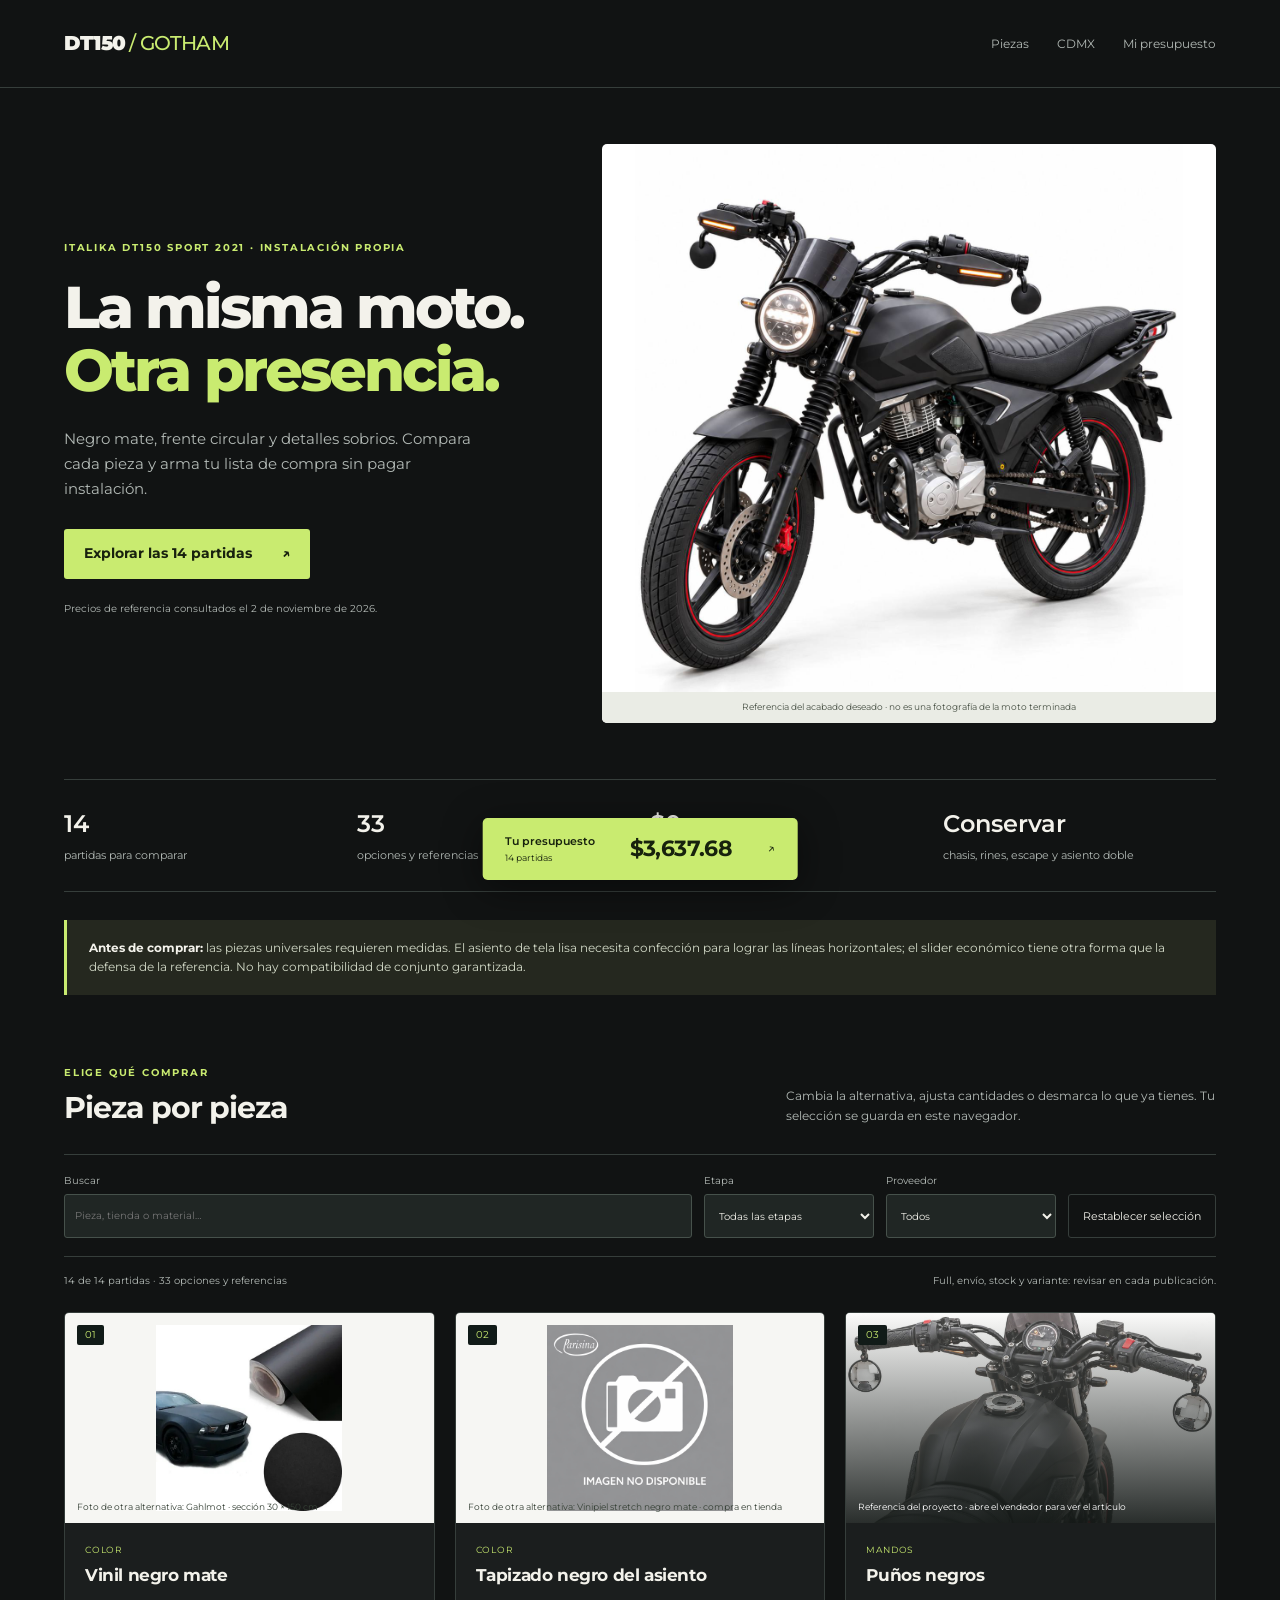
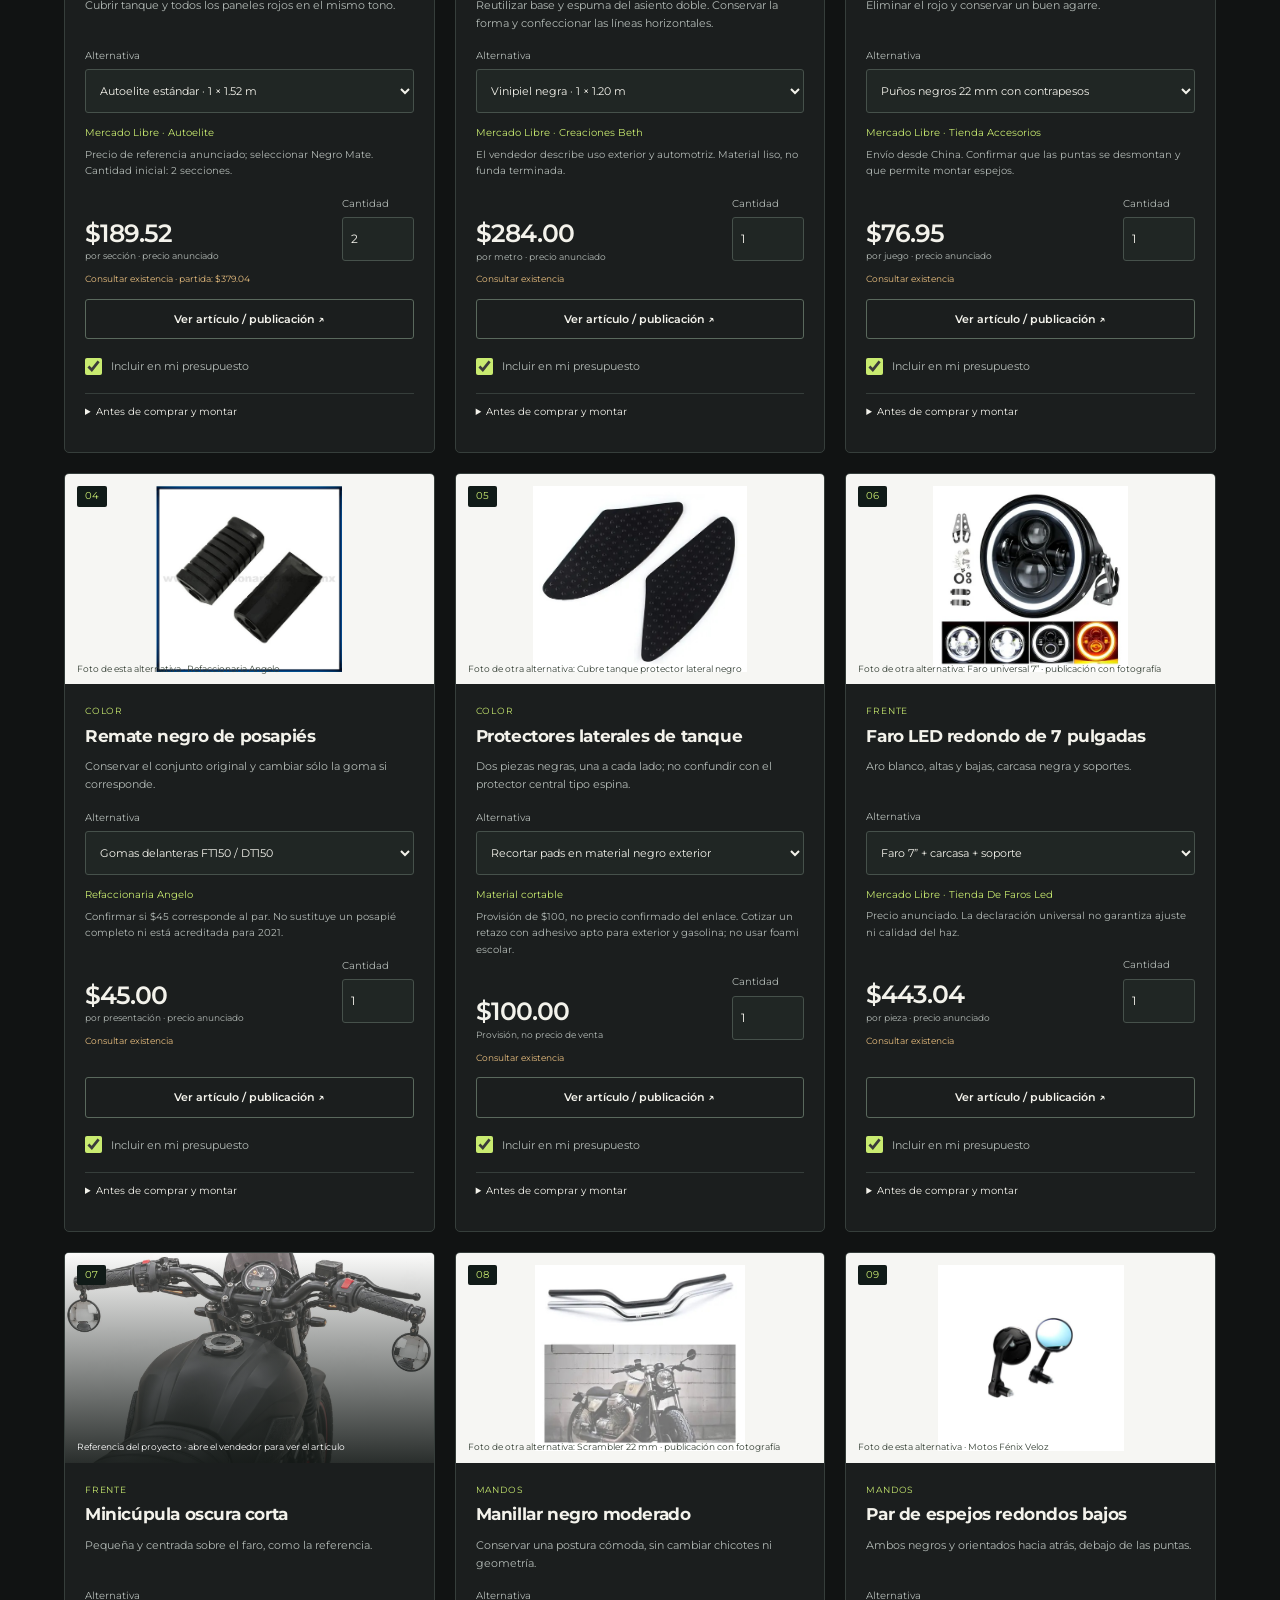
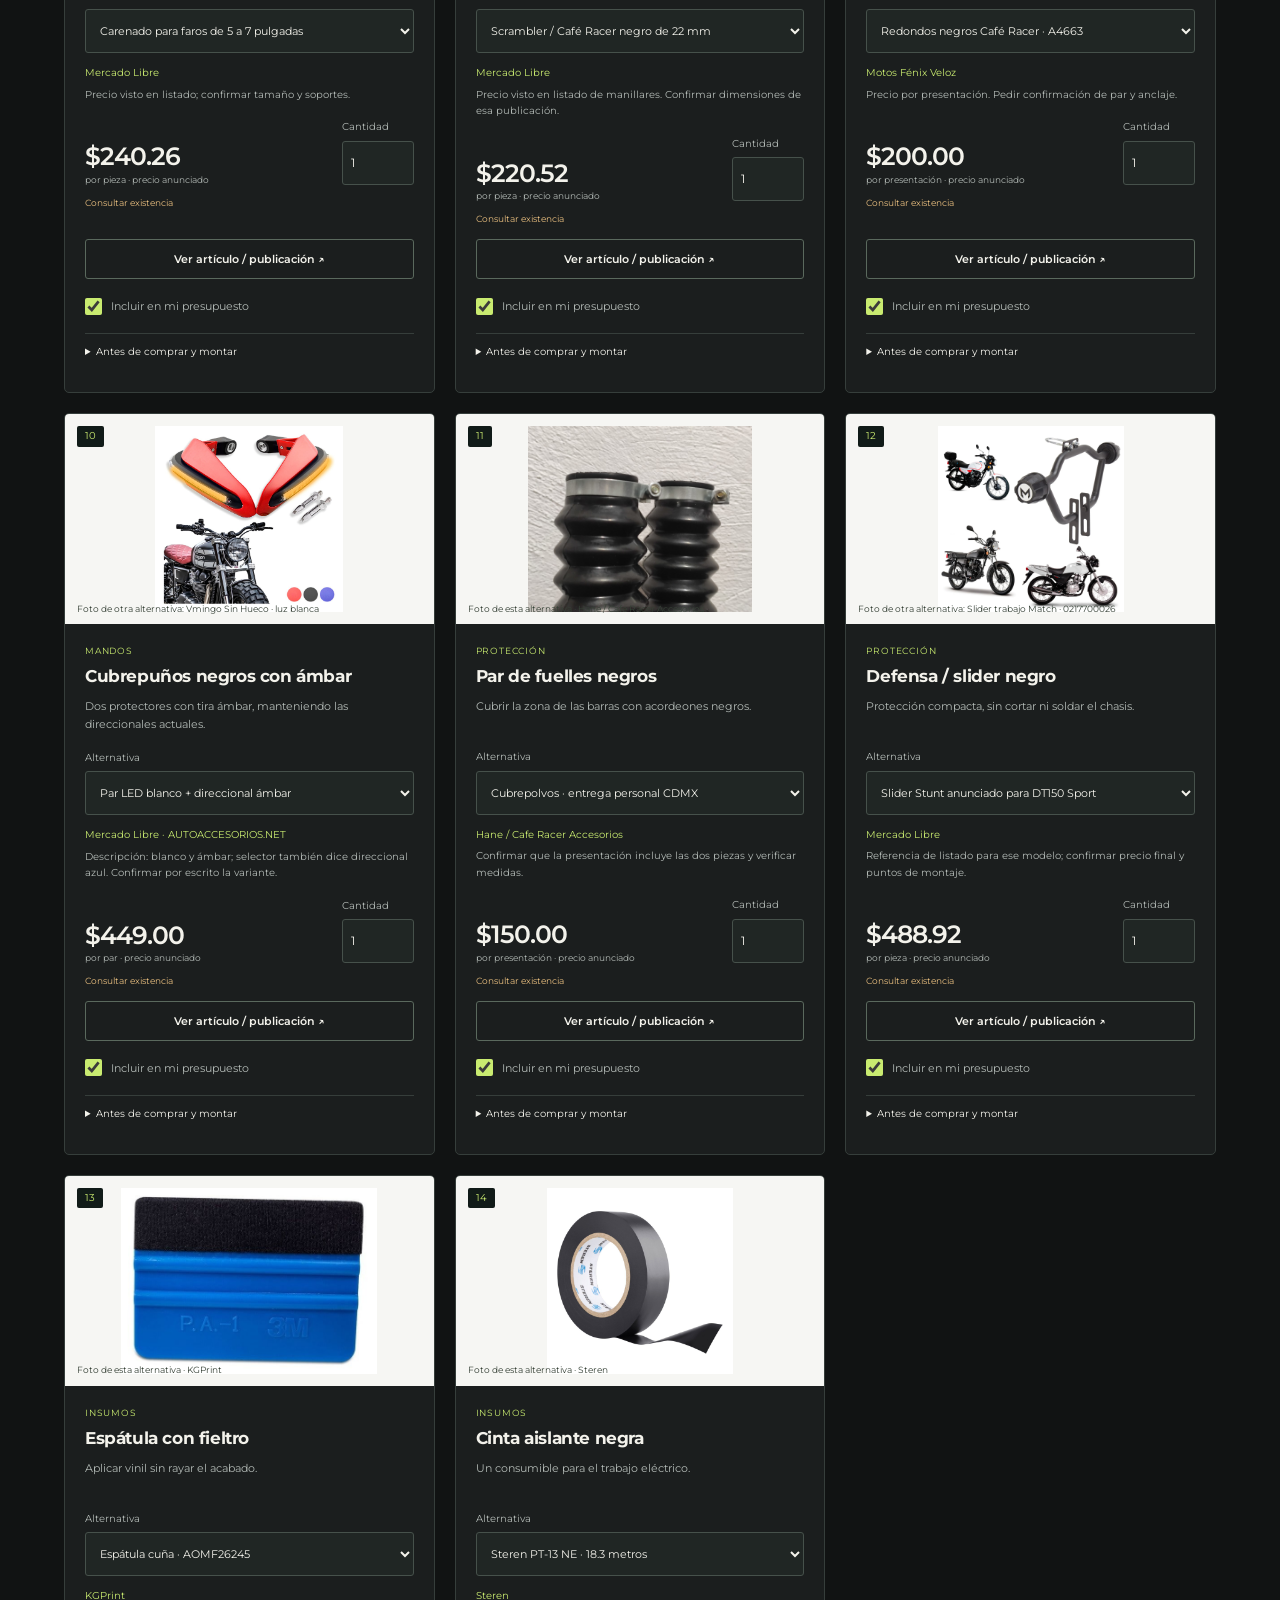
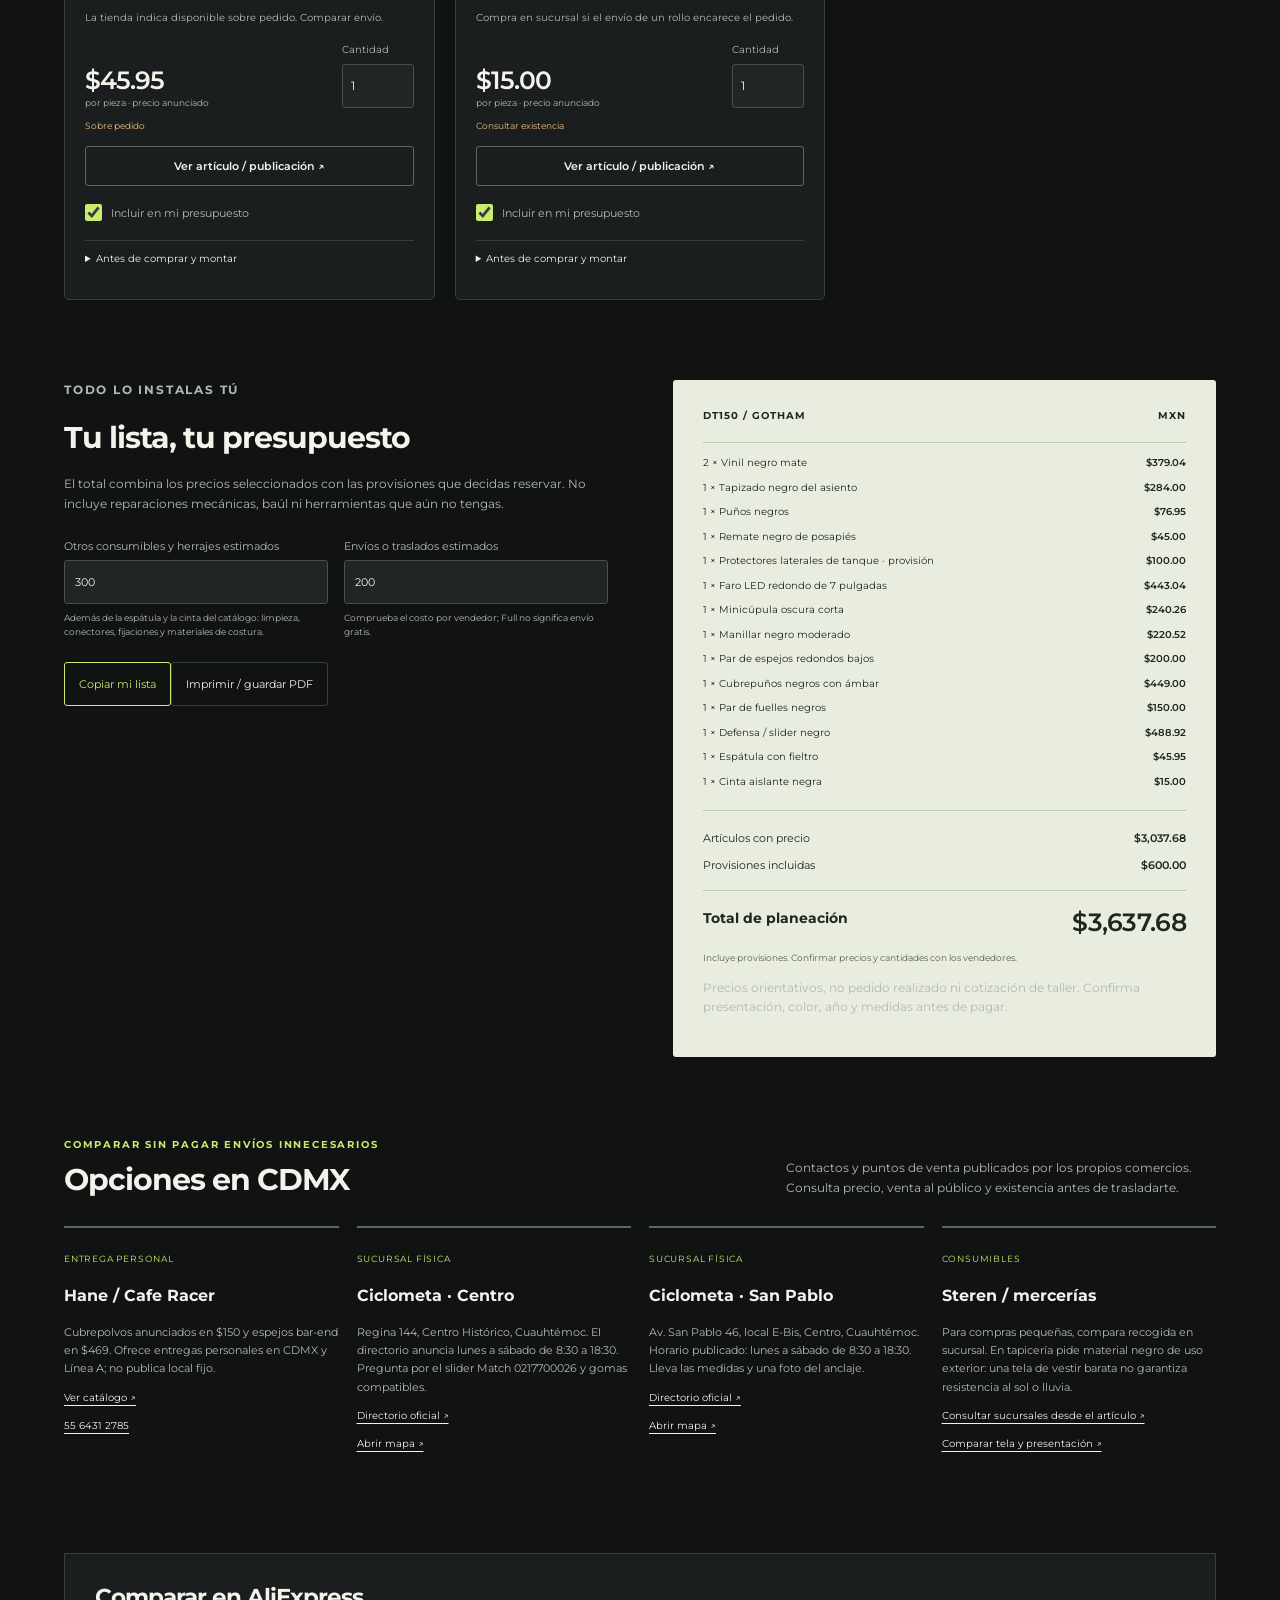
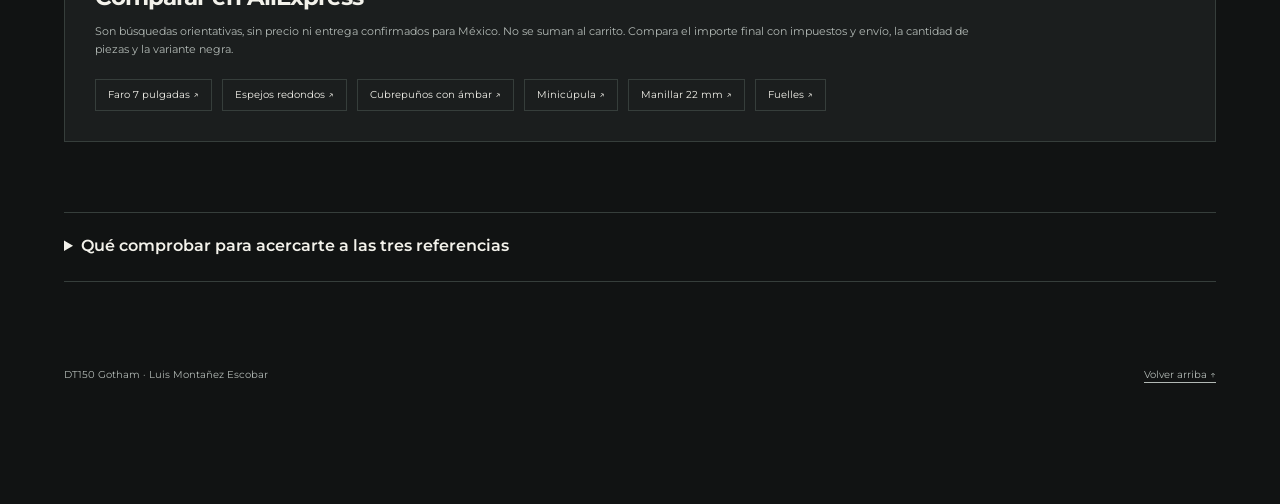
<file: dt150-gotham/index.html>
<!doctype html>
<html lang="es-MX">
<head>
  <meta charset="utf-8"><meta name="viewport" content="width=device-width,initial-scale=1">
  <meta name="author" content="Luis Montañez Escobar">
  <meta name="description" content="Piezas, alternativas y presupuesto para transformar una Italika DT150 Sport en negro mate. Instalación propia, opciones de compra en México y CDMX.">
  <meta name="theme-color" content="#111313"><title>DT150 Gotham · Piezas y presupuesto</title>
  <link rel="stylesheet" href="styles.css">
</head>
<body>
<a class="skip" href="#catalogo">Ir a las piezas</a>
<header class="top"><a class="brand" href="#">DT150<span> / GOTHAM</span></a><nav aria-label="Principal"><a href="#catalogo">Piezas</a><a href="#tiendas">CDMX</a><a href="#presupuesto">Mi presupuesto</a></nav></header>
<main>
  <section class="hero" aria-labelledby="title">
    <div class="hero-copy"><p class="eyebrow">ITALIKA DT150 SPORT 2021 · INSTALACIÓN PROPIA</p><h1 id="title">La misma moto.<br><em>Otra presencia.</em></h1><p class="intro">Negro mate, frente circular y detalles sobrios. Compara cada pieza y arma tu lista de compra sin pagar instalación.</p><a class="primary" href="#catalogo">Explorar las 14 partidas <span aria-hidden="true">↗</span></a><p class="date">Precios de referencia consultados el 2 de noviembre de 2026.</p></div>
    <figure class="hero-photo"><img src="assets/concepto-frente.jpg" alt="Referencia del proyecto: DT150 negra mate con faro circular, espejos bajos, fuelles y asiento acanalado"><figcaption>Referencia del acabado deseado · no es una fotografía de la moto terminada</figcaption></figure>
  </section>
  <section class="overview" aria-label="Alcance"><div><b>14</b><span>partidas para comparar</span></div><div><b>33</b><span>opciones y referencias</span></div><div><b>$0</b><span>mano de obra contratada</span></div><div><b>Conservar</b><span>chasis, rines, escape y asiento doble</span></div></section>
  <aside class="notice"><strong>Antes de comprar:</strong> las piezas universales requieren medidas. El asiento de tela lisa necesita confección para lograr las líneas horizontales; el slider económico tiene otra forma que la defensa de la referencia. No hay compatibilidad de conjunto garantizada.</aside>
  <section id="catalogo" class="catalogue" aria-labelledby="catalogue-title">
    <div class="section-heading"><div><p class="eyebrow">ELIGE QUÉ COMPRAR</p><h2 id="catalogue-title">Pieza por pieza</h2></div><p>Cambia la alternativa, ajusta cantidades o desmarca lo que ya tienes. Tu selección se guarda en este navegador.</p></div>
    <div class="filters"><label class="search"><span>Buscar</span><input type="search" id="search" placeholder="Pieza, tienda o material…"></label><label>Etapa<select id="phase"><option value="">Todas las etapas</option><option>Color</option><option>Frente</option><option>Mandos</option><option>Protección</option><option>Insumos</option></select></label><label>Proveedor<select id="seller"><option value="">Todos</option><option value="Mercado Libre">Mercado Libre</option><option value="Hane">Entrega personal CDMX</option><option value="Steren">Steren</option><option value="Parisina">Parisina</option></select></label><button id="reset" class="subtle">Restablecer selección</button></div>
    <div class="catalogue-note"><span id="count">Cargando catálogo…</span><span>Full, envío, stock y variante: revisar en cada publicación.</span></div>
    <div id="cards" class="cards"></div><p id="empty" hidden>No hay piezas con esos filtros. Prueba otra búsqueda.</p>
  </section>
  <section id="presupuesto" class="budget" aria-labelledby="budget-title"><div><p class="eyebrow">TODO LO INSTALAS TÚ</p><h2 id="budget-title">Tu lista, tu presupuesto</h2><p>El total combina los precios seleccionados con las provisiones que decidas reservar. No incluye reparaciones mecánicas, baúl ni herramientas que aún no tengas.</p><div class="allowances"><label>Otros consumibles y herrajes estimados <input id="supplies" type="number" min="0" step="1" value="300"><small>Además de la espátula y la cinta del catálogo: limpieza, conectores, fijaciones y materiales de costura.</small></label><label>Envíos o traslados estimados <input id="shipping" type="number" min="0" step="1" value="200"><small>Comprueba el costo por vendedor; Full no significa envío gratis.</small></label></div><button class="outline" id="copy">Copiar mi lista</button><button class="subtle" id="print">Imprimir / guardar PDF</button><p id="feedback" role="status"></p></div><div class="receipt"><div class="receipt-top"><span>DT150 / GOTHAM</span><span>MXN</span></div><div id="rows"></div><dl><div><dt>Artículos con precio</dt><dd id="products-total">—</dd></div><div><dt>Provisiones incluidas</dt><dd id="estimated-total">—</dd></div><div class="grand"><dt id="grand-label">Total de planeación</dt><dd id="grand-total">—</dd></div></dl><p id="pending"></p><p class="receipt-note">Precios orientativos, no pedido realizado ni cotización de taller. Confirma presentación, color, año y medidas antes de pagar.</p></div></section>
  <section id="tiendas" class="stores" aria-labelledby="stores-title"><div class="section-heading"><div><p class="eyebrow">COMPARAR SIN PAGAR ENVÍOS INNECESARIOS</p><h2 id="stores-title">Opciones en CDMX</h2></div><p>Contactos y puntos de venta publicados por los propios comercios. Consulta precio, venta al público y existencia antes de trasladarte.</p></div><div class="store-grid">
    <article><span class="tag">Entrega personal</span><h3>Hane / Cafe Racer</h3><p>Cubrepolvos anunciados en $150 y espejos bar-end en $469. Ofrece entregas personales en CDMX y Línea A; no publica local fijo.</p><a href="https://haneaccesorios.catalog.kyte.site/" target="_blank" rel="noopener noreferrer">Ver catálogo ↗</a><a href="tel:+525564312785">55 6431 2785</a></article>
    <article><span class="tag">Sucursal física</span><h3>Ciclometa · Centro</h3><p>Regina 144, Centro Histórico, Cuauhtémoc. El directorio anuncia lunes a sábado de 8:30 a 18:30. Pregunta por el slider Match 0217700026 y gomas compatibles.</p><a href="https://www.bicimex.com/stores" target="_blank" rel="noopener noreferrer">Directorio oficial ↗</a><a href="https://www.google.com/maps/search/?api=1&query=Ciclometa+Regina+144+CDMX" target="_blank" rel="noopener noreferrer">Abrir mapa ↗</a></article>
    <article><span class="tag">Sucursal física</span><h3>Ciclometa · San Pablo</h3><p>Av. San Pablo 46, local E-Bis, Centro, Cuauhtémoc. Horario publicado: lunes a sábado de 8:30 a 18:30. Lleva las medidas y una foto del anclaje.</p><a href="https://www.bicimex.com/stores" target="_blank" rel="noopener noreferrer">Directorio oficial ↗</a><a href="https://www.google.com/maps/search/?api=1&query=Ciclometa+San+Pablo+46+CDMX" target="_blank" rel="noopener noreferrer">Abrir mapa ↗</a></article>
    <article><span class="tag">Consumibles</span><h3>Steren / mercerías</h3><p>Para compras pequeñas, compara recogida en sucursal. En tapicería pide material negro de uso exterior: una tela de vestir barata no garantiza resistencia al sol o lluvia.</p><a href="https://www.steren.com.mx/cinta-de-aislar.html" target="_blank" rel="noopener noreferrer">Consultar sucursales desde el artículo ↗</a><a href="https://www.laparisina.mx/vinipiel-strech-negro-mate/" target="_blank" rel="noopener noreferrer">Comparar tela y presentación ↗</a></article>
  </div></section>
  <section class="aliases"><h2>Comparar en AliExpress</h2><p>Son búsquedas orientativas, sin precio ni entrega confirmados para México. No se suman al carrito. Compara el importe final con impuestos y envío, la cantidad de piezas y la variante negra.</p><div id="ali-links"></div></section>
  <details class="requirements"><summary>Qué comprobar para acercarte a las tres referencias</summary><div class="requirements-grid"><div><h3>Negro y asiento</h3><p>Cubrir todos los paneles del mismo tono. Conservar la espuma de doble plaza; las líneas horizontales necesitan costura y material adecuado. El vinil cambia el color, no la forma del tanque.</p></div><div><h3>Frente y mandos</h3><p>Medir faro, soporte del tablero y minicúpula. Espejos y cubrepuños suelen ocupar el mismo extremo: presenta ambos antes de comprarlos. Revisar giro completo, visibilidad y retorno del acelerador.</p></div><div><h3>Protección</h3><p>El slider comercial no reproduce el arco de las imágenes. No cortar o soldar el chasis para adaptarlo. Los fuelles deben permitir todo el recorrido de la horquilla y no ocultar una fuga pendiente.</p></div></div><div class="reference-strip"><img src="assets/concepto-lateral.jpg" alt="Referencia lateral del proyecto" loading="lazy"><img src="assets/concepto-mandos.jpg" alt="Referencia de manillar y espejos del proyecto" loading="lazy"></div></details>
</main>
<footer><span>DT150 Gotham · Luis Montañez Escobar</span><a href="#">Volver arriba ↑</a></footer>
<a class="floating-total" href="#presupuesto"><span>Tu presupuesto <small id="floating-count"></small></span><strong id="floating-value">—</strong><span aria-hidden="true">↗</span></a>
<noscript><p>Activa JavaScript para usar el selector. Puedes consultar los artículos en <a href="catalogo.json">el catálogo de referencias</a>.</p></noscript>
<script src="app.js" defer></script>
</body></html>
</file>
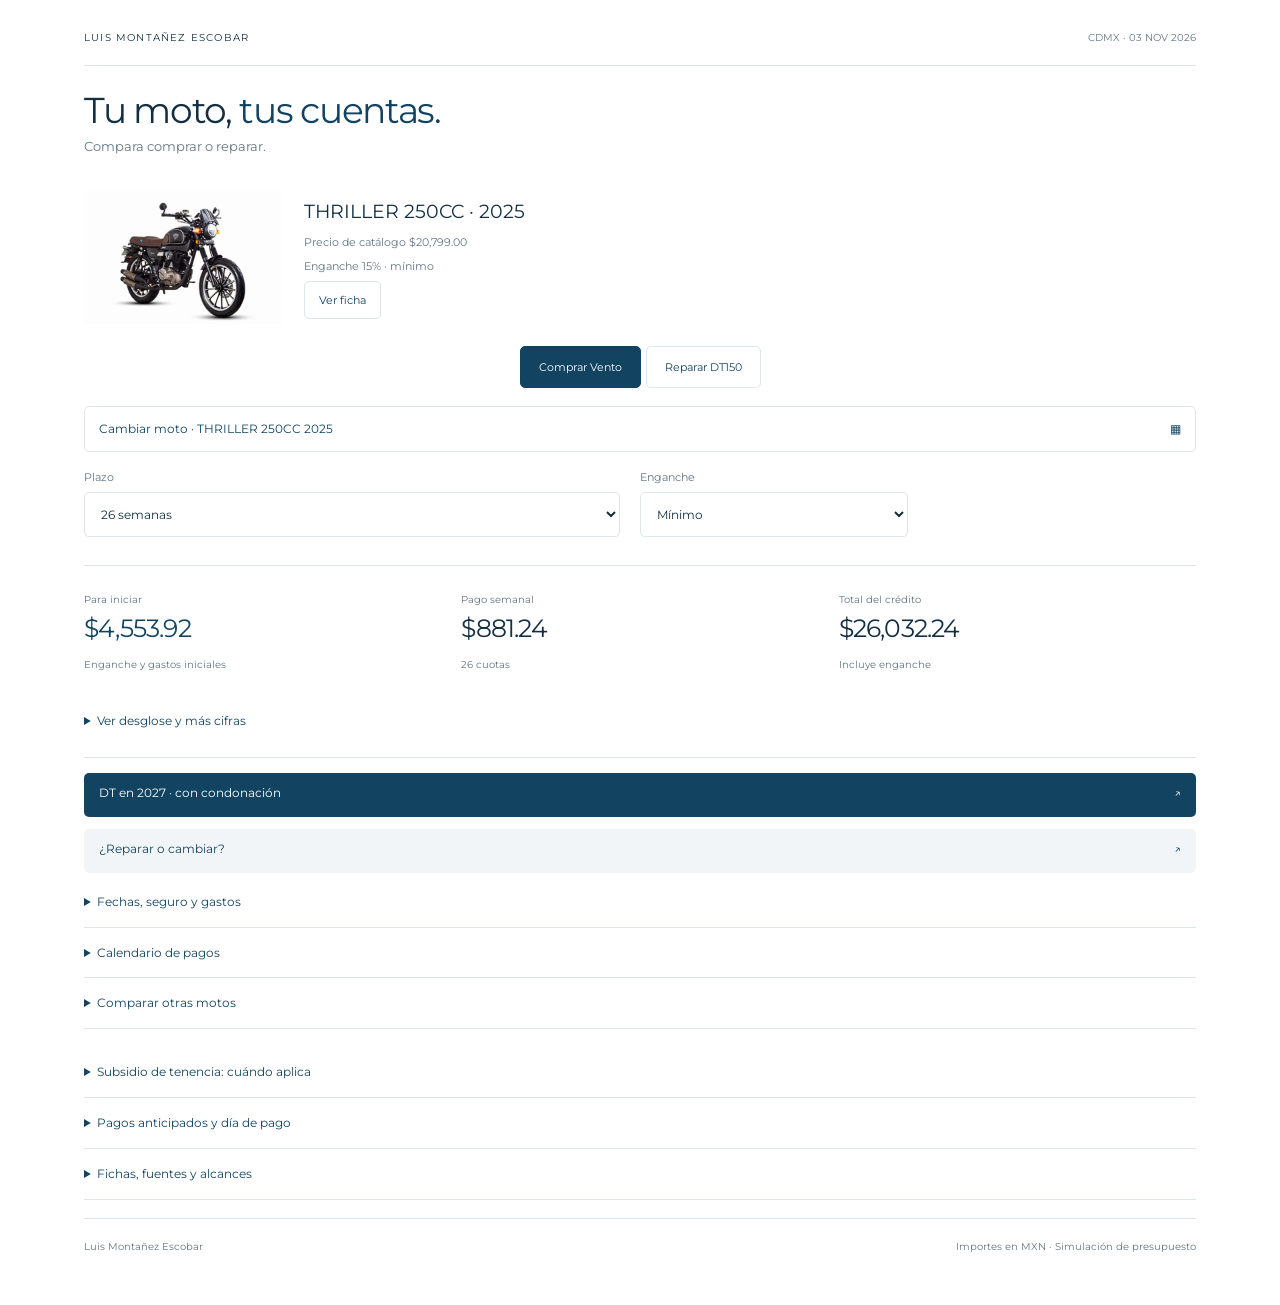
<file: vento-250/index.html>
<!DOCTYPE html>

<html lang="es"><head><meta charset="utf-8"/><meta content="width=device-width,initial-scale=1" name="viewport"/><meta content="Luis Montañez Escobar" name="author"/><meta content="Simula la compra de una moto Vento: enganche, pagos semanales, calendario mensual, seguro y alta en CDMX." name="description"/><title>Vento · Simula tu compra</title><link href="styles.css?v=20261103-supuesto" rel="stylesheet"/><script defer="" src="app.js?v=20261103-supuesto"></script></head>
<body><main><header><a class="brand" href="../">LUIS MONTAÑEZ ESCOBAR</a><span>CDMX · 03 NOV 2026</span></header><section class="intro"><p class="eyebrow">VENTO / SIMULADOR DE COMPRA</p><h1>Tu moto, <em>tus cuentas.</em></h1><p>Compara comprar o reparar.</p></section>
<section aria-label="Moto seleccionada" id="bike-preview"></section><nav aria-label="Comprar o reparar" class="segmented decision"><button aria-pressed="true" id="mode-buy">Comprar Vento</button><button aria-pressed="false" id="mode-repair">Reparar DT150</button></nav><section aria-label="Simulador de compra" class="simulator"><div class="controls"><div class="picker-control"><select aria-label="Moto seleccionada" hidden="" id="model"></select><button aria-haspopup="dialog" id="open-picker"><span id="picker-label">Elegir moto con foto</span><span aria-hidden="true">▦</span></button></div><label>Plazo<select id="term"><option value="26">26 semanas</option><option value="52">52 semanas</option><option value="78">78 semanas</option><option value="104">104 semanas</option></select></label><label>Enganche<select id="deposit"><option>Mínimo</option><option>Medio</option><option>Sugerido</option></select></label></div>
<div hidden="" id="repair-options"><label class="check"><input checked="" id="locks" type="checkbox"/> Incluir kit de cerraduras · pieza cotizada en $650</label></div><div aria-live="polite" class="scenario" id="summary">Cargando opciones…</div>
<button aria-haspopup="dialog" class="compare-launch future-launch" id="open-future">DT en 2027 · con condonación <span aria-hidden="true">↗</span></button><button aria-haspopup="dialog" class="compare-launch" id="open-compare">¿Reparar o cambiar? <span aria-hidden="true">↗</span></button><details hidden="" id="repair-breakdown"><summary>Desglose de la reparación DT150</summary><div class="table-wrap"><table><thead><tr><th>Trabajo o refacción</th><th>Importe</th></tr></thead><tbody><tr><td>Servicio de mantenimiento</td><td>$1,250.00</td></tr><tr><td>Mandos, par</td><td>$440.00</td></tr><tr><td>Direccionales, cuatro</td><td>$240.00</td></tr><tr><td>Barras de suspensión</td><td>$1,400.00</td></tr><tr><td>Solenoide</td><td>$170.00</td></tr><tr><td>Flasher</td><td>$160.00</td></tr><tr><td>Mano de obra del paquete, con descuento</td><td>$300.00</td></tr><tr><td>Subtotal sin cerraduras</td><td>$3,960.00</td></tr><tr><td>Kit de cerraduras</td><td id="locks-row">$650.00</td></tr><tr><td>Margen hasta el presupuesto de $4,000</td><td id="repair-margin">$0.00</td></tr></tbody><tfoot><tr><td>Presupuesto seleccionado</td><td id="repair-total">$4,610.00</td></tr></tfoot></table></div><p class="note">El servicio de $1,250 incluye cambio de elementos de freno delanteros y traseros, aceite, lavado de carburador, ajuste y lubricación del kit de arrastre, bujía y filtro de aire. El mantenimiento del arrastre no incluye cambiar cadena y sprockets por nuevos.</p><p class="note">Manubrio excluido y sin precio. Los mandos no son el manubrio. Confirmar qué incluyen las barras de $1,400, su marca y si corresponde al par. El descuento de mano de obra está ligado al paquete completo. El lavado de carburador no acredita ajuste de mezcla o ralentí; no se promete expresamente cambio de líquido de frenos ni ajuste de válvulas. Pedir alcance y garantía por escrito.</p><p class="note">Desglose del taller del 29/10/2026: $3,960 sin cerraduras o $4,610 con ellas. Se conserva $4,000 como presupuesto redondeado sin cerraduras, con $40 de margen. La revisión de $150 se indicó sin cobro al realizar el trabajo con el taller; no se suma por duplicado.</p></details><details class="settings"><summary>Fechas, seguro y gastos</summary><div class="controls advanced-controls"><label>Fecha de compra<input id="purchase" type="date" value="2026-11-03"/></label><label>Primera cuota proyectada<input id="first" type="date" value="2026-11-10"/></label><label>Seguro inicial<select id="insurance-plan"><option value="rc">RC · ejemplo Thriller 2025</option><option value="robo">RC + robo · ejemplo Thriller 2025</option><option value="manual">Otro importe</option></select></label></div><div class="controls"><label>Alta CDMX<input id="alta" min="0" step="0.01" type="number" value="709"/></label><label>Tenencia inicial<input id="tax" min="0" step="0.01" type="number" value="0"/></label><label>Seguro inicial<input id="insurance" min="0" step="0.01" type="number" value="724.92"/></label><label>Duración del seguro<select id="period"><option value="3">3 meses</option><option value="12">12 meses</option></select></label><label>Otros gastos iniciales<input id="other" min="0" step="0.01" type="number" value="0"/></label><label>Renovaciones al mismo precio<select id="renew"><option value="yes">Proyectar renovaciones</option><option value="no">Sólo seguro inicial</option></select></label></div><label class="check"><input checked="" id="subsidy" type="checkbox"/> Simular subsidio de tenencia 2026</label><p class="note" id="tax-status"></p><p class="note" id="insurance-note"></p><p class="note" id="insurance-disclaimer">Los importes de seguro son ejemplos para una Thriller 250 2025, uso particular ocasional y estacionamiento interior. No se trasladan a otras motos. Ajusta el uso real, el valor asegurado y la fecha con la aseguradora. Las renovaciones son supuestos, no primas garantizadas. RC no cubre tus lesiones ni las del acompañante.</p></details>
<details id="calendar"><summary>Calendario de pagos</summary><p class="note" id="schedule-note"></p><div class="toolbar"><div class="segmented"><button aria-pressed="true" id="monthly-view">Por mes</button><button aria-pressed="false" id="weekly-view">Por semana</button></div><button id="export">Descargar calendario CSV</button></div><div class="table-wrap"><table><thead id="schedule-head"></thead><tbody id="schedule-body"></tbody><tfoot id="schedule-foot"></tfoot></table></div><p class="note">El calendario mensual suma enganche, alta, tenencia y otros en el mes de compra; añade las primas completas en sus fechas proyectadas. Las renovaciones se pagan completas aunque cubran tiempo posterior a la última cuota. Las cuotas son semanales, no mensualidades. No incluye gasolina, servicios, equipo ni obligaciones vehiculares de ejercicios posteriores.</p></details></section>
<details class="catalog"><summary>Comparar otras motos</summary><div class="section-title"><h2>Explora las opciones</h2><select aria-label="Catálogo" id="scope"><option value="favorites">Tus favoritas</option><option value="all">Todo el catálogo disponible</option></select></div><p class="note" id="catalog-count"></p><div class="cards" id="gallery"></div><button id="more">Ver más motos</button></details>
<section class="conditions"><details><summary>Subsidio de tenencia: cuándo aplica</summary><p>Para una motocicleta nueva adquirida en 2026, por persona física o persona moral sin fines de lucro, con valor incluido IVA hasta $250,000 y domicilio fiscal en CDMX. El pago de los derechos de alta debe cubrirse dentro de los 15 días hábiles aplicables desde el hecho generador. Deben aclararse o pagarse adeudos exigibles y cumplirse los demás requisitos del acuerdo.</p><p>Comprar en agencia no convierte una moto usada o previamente vendida en nueva. La primera venta al consumidor y la documentación importan; el año modelo por sí solo no decide. Una unidad modelo 2025 nueva adquirida en 2026 puede encuadrar. El supuesto de nuevas adquisiciones permanece hasta el 31/12/2026. El alta sí se paga. El beneficio no garantiza el subsidio de 2027.</p><p>El importe definitivo se obtiene con la factura o carta factura y la línea de captura de Finanzas. Lleva identificación y domicilio en CDMX; para crédito, carta factura vigente y copia sin valor de la factura de origen.</p><p><a href="https://data.consejeria.cdmx.gob.mx/portal_old/uploads/gacetas/7ee1c4354f2d4c896569e7ce2ca5e736.pdf#page=20" rel="noopener" target="_blank">Acuerdo, numeral cuarto</a> · <a href="https://data.consejeria.cdmx.gob.mx/images/leyes/2025/2026/210126/CODIGO_FISCAL_DE_LA_CDMX_26.1.pdf#page=96" rel="noopener" target="_blank">Código Fiscal, artículo 161 BIS 2, VII</a> · <a href="https://mcontreras.gob.mx/wp-content/uploads/2026/05/GACETA-PROMOTORAS-Y-PROMOTES-PARA-EL-BIENESTAR-1.pdf#page=20" rel="noopener" target="_blank">Vigencia de diciembre</a> · <a href="https://www.semovi.cdmx.gob.mx/tramites-y-servicios/vehiculos-particulares/motocicleta/placas/alta-de-placas-de-motocicleta-nueva" rel="noopener" target="_blank">Alta SEMOVI</a></p></details>
<details><summary>Pagos anticipados y día de pago</summary><p>El contrato de Vento Powersports registrado ante Profeco con número 3821-2024, listado como actualizado en la consulta del 03/11/2026, permite anticipos totales o parciales estando al corriente, pero su cláusula séptima establece que reducen el plazo y conservan los intereses acordados. Por ello, no se presupone un ahorro de intereses al liquidar antes.</p><p>Su cláusula sexta remite los vencimientos a la tabla de amortización; no fija un único día semanal universal. Si una fecha es inhábil, ese modelo prevé pagar el día hábil siguiente sin intereses moratorios ni penalización. Aquí se proponen siete días hasta la primera cuota y se permite cambiarla; no se ajustan automáticamente festivos.</p><p>Otro modelo de Mototransp, registro 5667-2022, calcula intereses sobre saldos insolutos y por el periodo efectivamente transcurrido. Son documentos distintos. Antes de contratar deben identificarse la razón social acreedora, el número de registro y el contrato aplicable, y solicitar saldo escrito para liquidar. La LFPC reconoce reducción de intereses en los casos sujetos a su artículo 66; el registro por sí solo no resuelve la aplicabilidad o validez de una cláusula.</p><p><a href="https://rpca.profeco.gob.mx/getDoc?p=3821-2024" rel="noopener" target="_blank">Vento Powersports 3821-2024, página 5</a> · <a href="https://rpca.profeco.gob.mx/getDoc?p=5667-2022" rel="noopener" target="_blank">Mototransp 5667-2022, páginas 7 y 10</a> · <a href="https://www.diputados.gob.mx/LeyesBiblio/pdf/LFPC.pdf" rel="noopener" target="_blank">LFPC, artículos 5, 66 y 69</a></p></details>
<details><summary>Fichas, fuentes y alcances</summary><p>Las 22 ofertas favoritas se simularon con fecha base 03/11/2026 en Vento Credit. El resto del catálogo conserva las consultas del 02/11/2026. Cambiar una fecha aquí reorganiza el calendario; no vuelve a cotizar tasa o precio. Confirmar disponibilidad y condiciones antes de aceptar. El total del crédito suma enganche y todas las cuotas; no vuelve a sumar el precio de contado.</p><p>Los importes de alta son de 2026. Para fechas de otro ejercicio debes actualizarlos. Un mes equivalente se calcula como semana × 52 ÷ 12. El saldo de cuotas pendientes no equivale al saldo para liquidar anticipadamente.</p><p>Foto DT150 Sport de referencia: <a href="https://www.bodegaaurrera.com.mx/ip/motos/motocicleta-italika-dt150-sport-roja-y-negra-2021/00750302832863" rel="noopener" target="_blank">catálogo DT150 Sport 2021</a>.</p><p><a href="https://motoscredito.com:7076/OnboardingVNT/#/onboardingWeb/continueRequestCredit" rel="noopener" target="_blank">Vento Credit</a> · <a href="https://www.tumomento.com/moto" rel="noopener" target="_blank">Momento</a> · <a href="fichas/comparativo-prestaciones-250.pdf" target="_blank">Comparativo PDF</a> · <a download="" href="fichas-vento-250.zip">Fichas ZIP</a></p></details></section>
<footer>Luis Montañez Escobar <span>Importes en MXN · Simulación de presupuesto</span></footer></main><dialog id="spec-dialog"><button id="close-spec">Cerrar ×</button><div id="spec-body"></div></dialog><dialog aria-labelledby="picker-title" id="picker-dialog"><div class="dialog-heading"><h2 id="picker-title">Elige tu moto</h2><button aria-label="Cerrar selector" id="close-picker">Cerrar ×</button></div><input aria-label="Buscar modelo o año" id="picker-search" placeholder="Buscar modelo o año" type="search"/><div class="segmented picker-tabs"><button aria-pressed="true" id="picker-favorites">Favoritas</button><button aria-pressed="false" id="picker-all">Todas</button></div><div class="picker-grid" id="picker-grid"></div><p class="note">Fotos de referencia. Elige el año y la variante.</p></dialog>
<dialog aria-labelledby="compare-title" id="compare-dialog"><div class="dialog-heading"><h2 id="compare-title">Comparación · noviembre 2026</h2><button aria-label="Cerrar comparación" id="close-compare">Cerrar ×</button></div><div id="compare-content"></div><details class="compare-adjustments"><summary>Ajustar seguro, adeudos y contingencia</summary><label class="check"><input checked="" id="compare-locks" type="checkbox"/> Reparar con cerraduras</label><label>Renovación anual del seguro DT<input id="compare-dt-insurance" min="0" placeholder="Por cotizar" step="0.01" type="number"/></label><label>Adeudos Edomex DT: consulta 03/11/2026<input id="compare-debt" min="0" step="0.01" type="number" value="2732"/></label><p class="note">Consulta de Edomex del 03/11/2026: $1,507 de 2025 + $1,225 de 2026 = $2,732. Incluye actualizaciones y recargos; subsidio aplicado $0. Último ejercicio pagado: 2024. El saldo debe actualizarse al pagar. Otros registros y posibles trámites de regularización se aclaran aparte.</p><label>Beneficio fiscal autorizado sobre ese adeudo<input id="compare-discount" min="0" step="0.01" type="number" value="0"/></label><label class="check"><input checked="" id="compare-pay-debt" type="checkbox"/> Regularizar al inicio en ambas opciones</label><label>Reserva si la DT entra al corralón<input id="compare-tow" min="0" placeholder="Multa, grúa y estancia; sin repetir adeudos" step="0.01" type="number"/></label><label class="check"><input id="compare-include-tow" type="checkbox"/> Añadir esa contingencia sólo a conservar la DT</label><p class="note">Cambiar de moto no extingue los adeudos de la DT. Se suman a ambos escenarios; si pospones el pago, siguen siendo una obligación pendiente. Esta comparación usa el saldo de noviembre de 2026; el escenario de condonación está en DT en 2027. Una reserva para corralón es un supuesto, no un gasto seguro ni una estimación oficial.</p><p class="note">DT con placas Edomex. El acuerdo 2026 vinculó la condonación al trámite de renovación: para placas expedidas desde 2021, cubría 2024 y anteriores, pagando lo no eximido. El apartado B tuvo vigencia hasta el 31/08/2026; no se aplica automáticamente hoy ni elimina 2025–2026. El año modelo 2021 no significa que las placas se expidieran ese año. La consulta del 03/11/2026 muestra placas expedidas en 2024 con vigencia hasta septiembre de 2029. No corresponde tratarlas como placas expedidas en 2021 por el año modelo de la moto.</p><p class="note">Esperar a 2027 no garantiza condonación: se necesita el acuerdo de ese ejercicio y comprobar su aplicación. Para el corralón en CDMX, la SSC exige revisar tenencia y control vehicular del ejercicio fiscal anterior, además de sanciones, derechos y seguro; no se convierte en un pago automático de cualquier saldo histórico.</p><p class="note"><a href="https://sfpya.edomexico.gob.mx/controlv/ControlVehicular/tenencia/Individual/abrePdf.jsp?File=acuerdo.pdf" rel="noopener" target="_blank">Acuerdo Edomex 2026, apartado B y transitorios</a> · <a href="https://tenencia.edomex.gob.mx/" rel="noopener" target="_blank">Consulta Edomex</a> · <a href="https://www.ssc.cdmx.gob.mx/organizacion-policial/subsecretaria-de-control-de-transito/prueba-reglamento-transito" rel="noopener" target="_blank">Liberación del depósito CDMX</a></p></details><details id="debt-outlook"><summary>Antecedentes de los beneficios fiscales</summary><p class="note">Hay antecedentes de condonación en tres ejercicios consecutivos. Permiten considerar otro programa como posibilidad; los beneficios de 2027 y sus requisitos dependerán del acuerdo que rija para ese ejercicio.</p><table class="comparison-table history-table"><thead><tr><th>Año</th><th>Beneficio sobre adeudos</th><th>Qué quedaba por pagar</th></tr></thead><tbody><tr><th>2024</th><td>2022 y anteriores; acuerdo de julio a diciembre</td><td>Lo no eximido, incluidos 2023 y 2024</td></tr><tr><th>2025</th><td>2023 y anteriores para placas desde 2020; ligado a reemplacamiento</td><td>2024 y 2025, más trámites aplicables</td></tr><tr><th>2026</th><td>2024 y anteriores para placas desde 2021; ligado a renovación</td><td>2025 y 2026, más trámites aplicables</td></tr></tbody></table><p class="note">En 2025 y 2026 había un corte menos favorable para placas más antiguas. No se trataba de pagar sólo el año actual y borrar cualquier deuda.</p><p class="note"><strong>Hipótesis 2027, sin aplicar al presupuesto actual:</strong> si el corte avanzara a 2025, si la DT pudiera acceder al programa y si se condonara todo el ejercicio 2025, se eliminarían $1,507 a valores del 03/11/2026. Permanecerían $1,225 de 2026, más los accesorios posteriores, obligaciones de 2027 y trámites que procedan. La tenencia 2027 podría tener subsidio sólo si se cumplen las reglas que se publiquen; el refrendo es un concepto distinto.</p><p class="note">Esperar tiene sentido únicamente si el beneficio aplicable supera recargos adicionales y costos de regularización o renovación. Las placas actuales vencen en 2029: no se presume admisión a una renovación anticipada ni elegibilidad por el solo año modelo 2021. La suficiencia de la documentación de propiedad y los registros anteriores se revisan aparte. El presupuesto DT en 2027 permite simular la condonación total solicitada o limitarla al ejercicio 2025.</p><p class="note"><a href="https://legislacion.edomex.gob.mx/sites/legislacion.edomex.gob.mx/files/files/pdf/gct/2024/jul032.pdf#page=3" rel="noopener" target="_blank">Acuerdo 2024</a> · <a href="https://legislacion.edomex.gob.mx/sites/legislacion.edomex.gob.mx/files/files/pdf/gct/2024/diciembre/dic271/dic271k.pdf#page=3" rel="noopener" target="_blank">Acuerdo 2025</a> · <a href="https://sfpya.edomexico.gob.mx/controlv/ControlVehicular/tenencia/Individual/abrePdf.jsp?File=acuerdo.pdf#page=4" rel="noopener" target="_blank">Acuerdo 2026</a></p></details></dialog><dialog id="future-dialog" aria-labelledby="future-title"><div class="dialog-heading"><h2 id="future-title">DT en 2027</h2><button id="close-future" aria-label="Cerrar presupuesto 2027">Cerrar ×</button></div><section id="future-budget"><div class="future-overview"><img src="dt150-sport-2021.png" alt="DT150 Sport, foto de referencia"><div><span>Presupuesto estimado · MXN</span><strong id="future-grand"></strong><small>Reparación + regularización + seguro</small></div></div><p class="scenario-assumption">Supuesto: el beneficio 2027 aplica a tu DT y se aceptan el cambio de propietario y tus documentos.</p><label>Alcance de la condonación simulada<select id="future-relief"><option value="all">2025 y 2026 completos</option><option value="2025">Sólo 2025</option></select></label><label class="check"><input id="future-locks" type="checkbox" checked> Reparación con cerraduras</label><div id="future-results"></div><details><summary>Ajustar los importes</summary><div class="controls"><label>Cambio de propietario · referencia 2026<input id="future-owner" type="number" min="0" step="0.01" value="679"></label><label>Refrendo anual · referencia 2026<input id="future-refrendo" type="number" min="0" step="0.01" value="731"></label><label>Renovación de placas · si se incluye<input id="future-plates" type="number" min="0" step="0.01" value="864"></label><label>Reserva para impuesto de adquisición<input id="future-isavau" type="number" min="0" step="0.01" value="500"></label><label>Tenencia 2027 · con subsidio simulado<input id="future-tax" type="number" min="0" step="0.01" value="0"></label><label>Recargos no cubiertos por el beneficio<input id="future-updates" type="number" min="0" step="0.01" value="0"></label><label>Seguro anual · referencia de cotización<input id="future-insurance" type="number" min="0" step="0.01" value="5507.31"></label><label>Otros gastos de regularización<input id="future-other" type="number" min="0" step="0.01" value="0"></label></div><label class="check"><input id="future-renew" type="checkbox"> Añadir renovación de placas al trámite</label><label class="check"><input id="future-jalisco" type="checkbox"> Añadir $2,459 de Jalisco como contingencia</label><button id="future-insurance-reference" type="button">Restablecer seguro amplio · $5,507.31</button><p class="note">Los derechos de $679, $731 y $864 usan tarifas de 2026 como referencia para proyectar 2027. La reserva de $500 para el impuesto de adquisición es una cantidad de planeación elegida para este escenario, no una liquidación, tarifa ni máximo fiscal. Puedes sustituirla por el importe que determine Finanzas. Otros gastos en cero son supuestos editables.</p><p class="note">El seguro de $5,507.31 es la referencia anual amplia sin asistencia vial recibida para DT150 2021 el 03/11/2026, uso particular ocasional; no es la póliza mínima RC ni un precio asegurado para 2027. El seguro actual vence el 22/12/2026. Jalisco es un antecedente por aclarar, no un cobro firme sumado por defecto.</p></details><details><summary>Qué supone esta proyección</summary><p class="note">Se presupone que el programa 2027 permite regularizar tu DT mediante el cambio de propietario y extingue los ejercicios seleccionados con sus accesorios. Se simula subsidio de tenencia 2027; el refrendo sí se paga. En el escenario principal se conservan las placas vigentes y no se paga baja, alta ni renovación. Si se requiriera renovación, activa su costo. Estos supuestos permiten calcular el escenario solicitado; no describen un beneficio ya concedido.</p><p class="note">La reparación conserva los presupuestos recibidos: $4,000 sin cerraduras o $4,610 con ellas. No se vuelve a sumar un servicio incluido en el paquete. El presupuesto cubre una prima anual de seguro; no incluye gasolina, servicios futuros, pérdidas de valor ni corralón. Los importes deberán actualizarse cuando existan tarifas y cotizaciones de 2027.</p></details><details><summary>Documentos para hacer el cambio</summary><ul class="requirements"><li>Identificación vigente y CURP del adquirente.</li><li>Factura de origen y documentos de transmisión hasta el adquirente, con firmas, fecha e identificación de la moto; presentar la permuta como ocurrió.</li><li>Comprobante de domicilio real que corresponda al movimiento admitido.</li><li>Tarjeta de circulación; las placas actuales se conservan en esta proyección.</li><li>Formato de pago con el beneficio, derechos e impuestos desglosados; pagar lo no condonado conforme a las reglas del programa supuesto.</li><li>Cita y documentos originales para concluir. Representación acreditada si acude otra persona.</li></ul><p class="note">Para presupuestar se supone que el expediente es aceptado. Los requisitos y su fundamento proceden de las reglas y fichas de 2026; deberán ajustarse a los que rijan en 2027.</p></details><p class="note"><a href="https://pagosytramites.edomex.gob.mx/recaudacion/ReadFile.jsp?File=TCV_Tramite_Cambio_Propietario_Veh.pdf" target="_blank" rel="noopener">Cambio de propietario</a> · <a href="https://pagosytramites.edomex.gob.mx/recaudacion/faces/asistencia/FAC/FAQs.xhtml" target="_blank" rel="noopener">Conservar placas vigentes</a> · <a href="https://legislacion.edomex.gob.mx/sites/legislacion.edomex.gob.mx/files/files/pdf/gct/2025/diciembre/dic191/dic191b.pdf#page=5" target="_blank" rel="noopener">Tarifas de referencia</a></p></section></dialog></body></html>
</file>
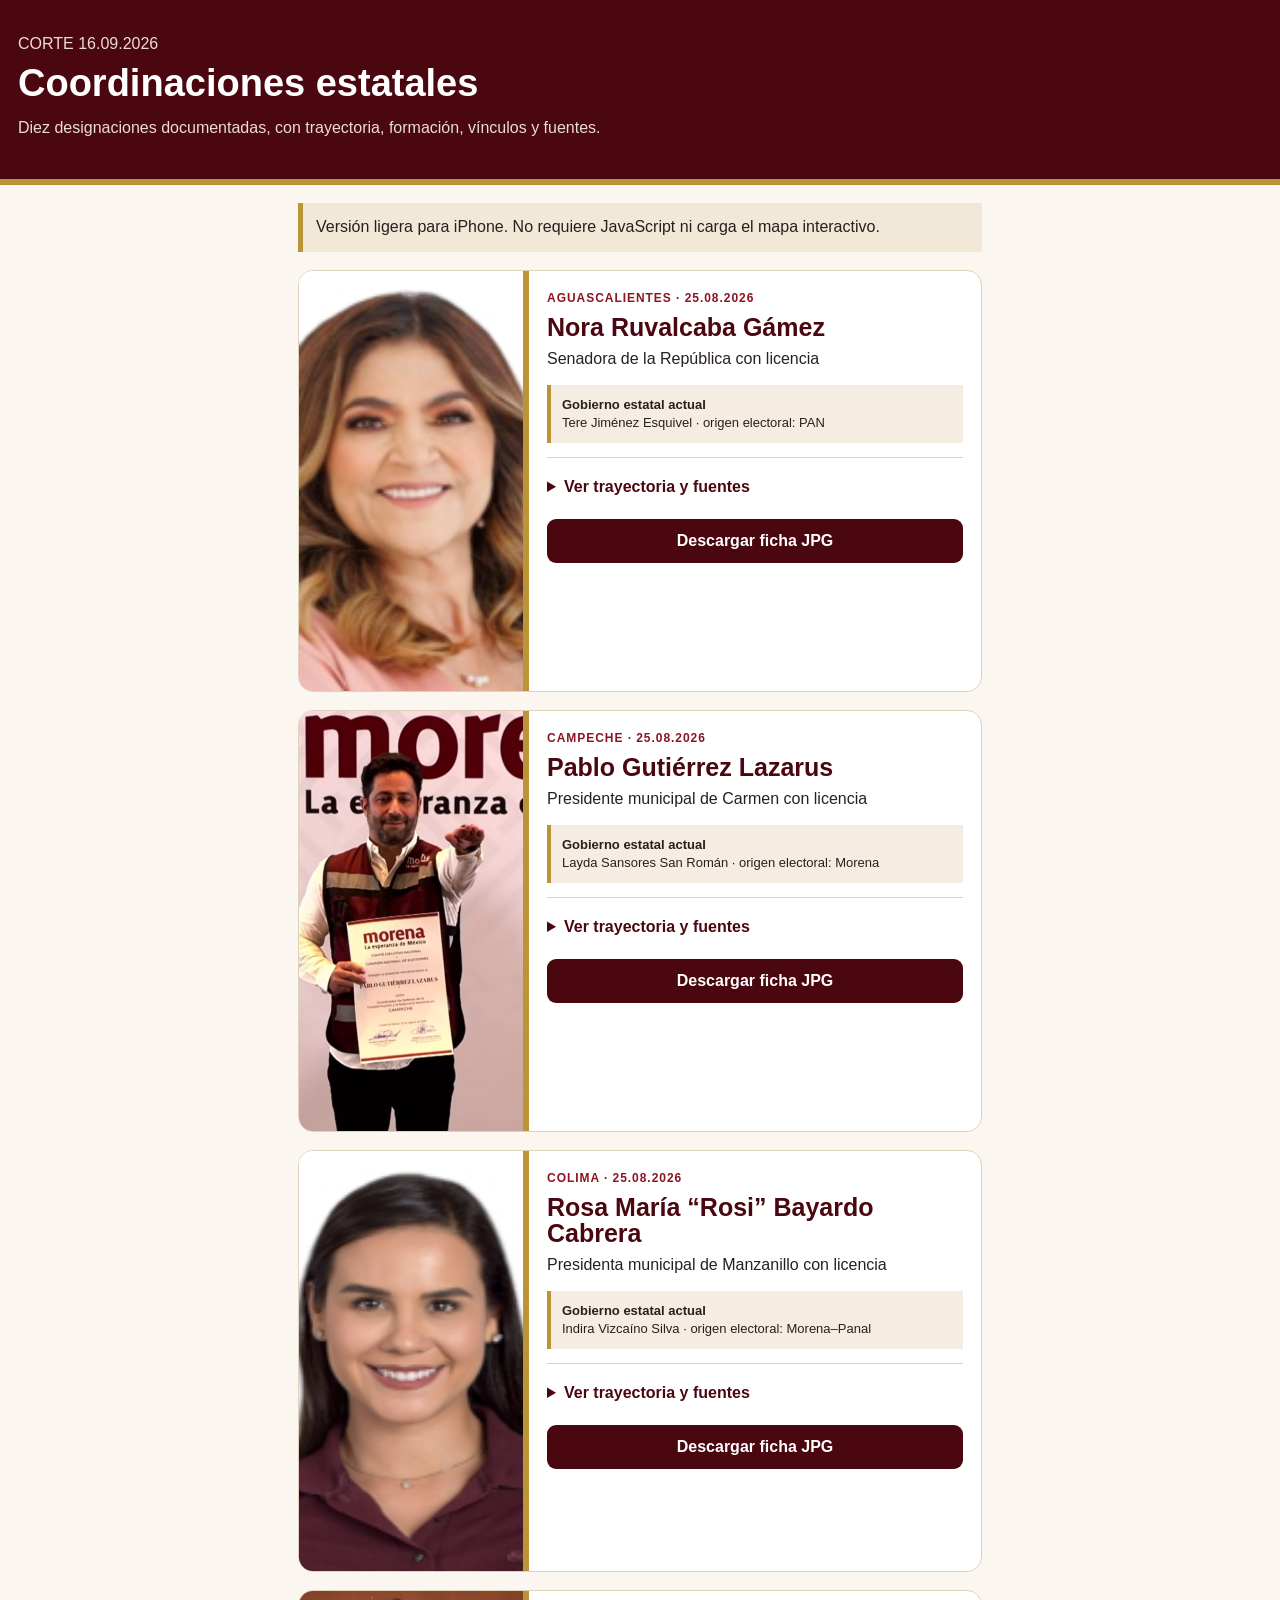
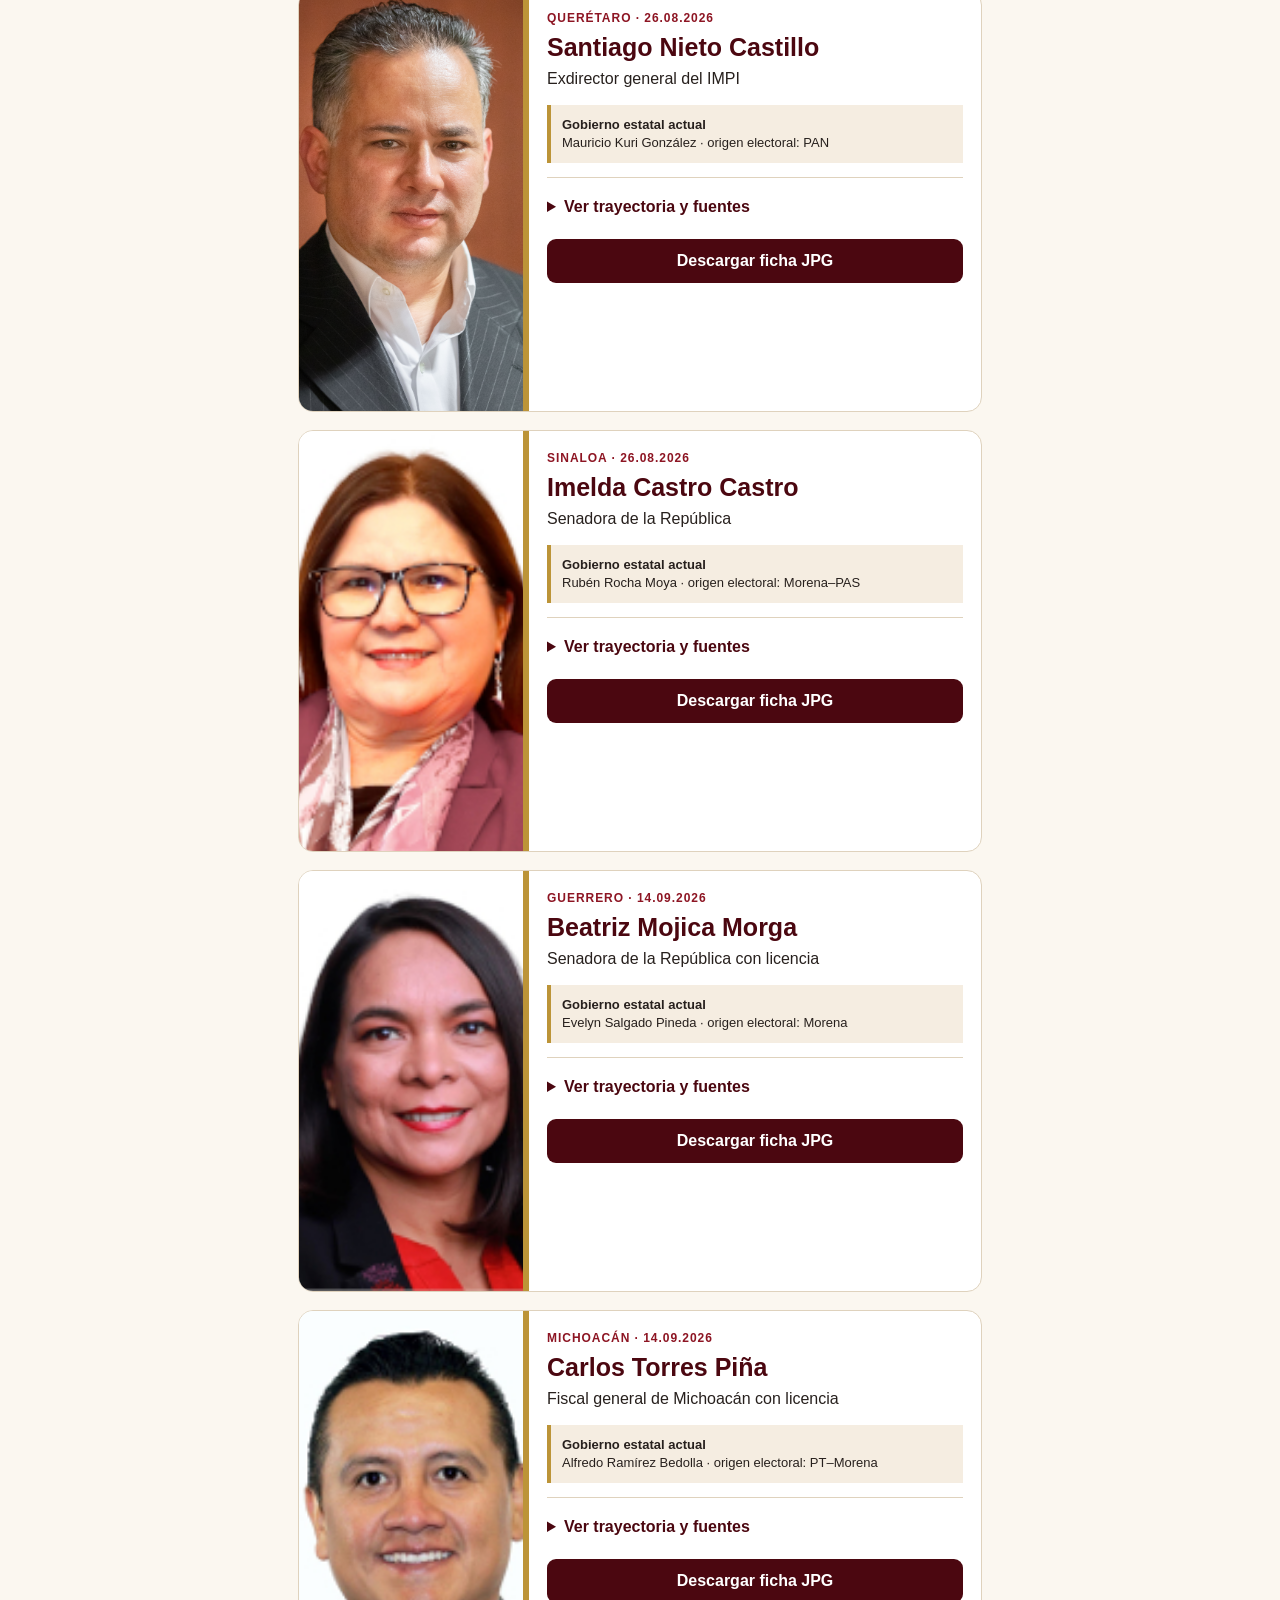
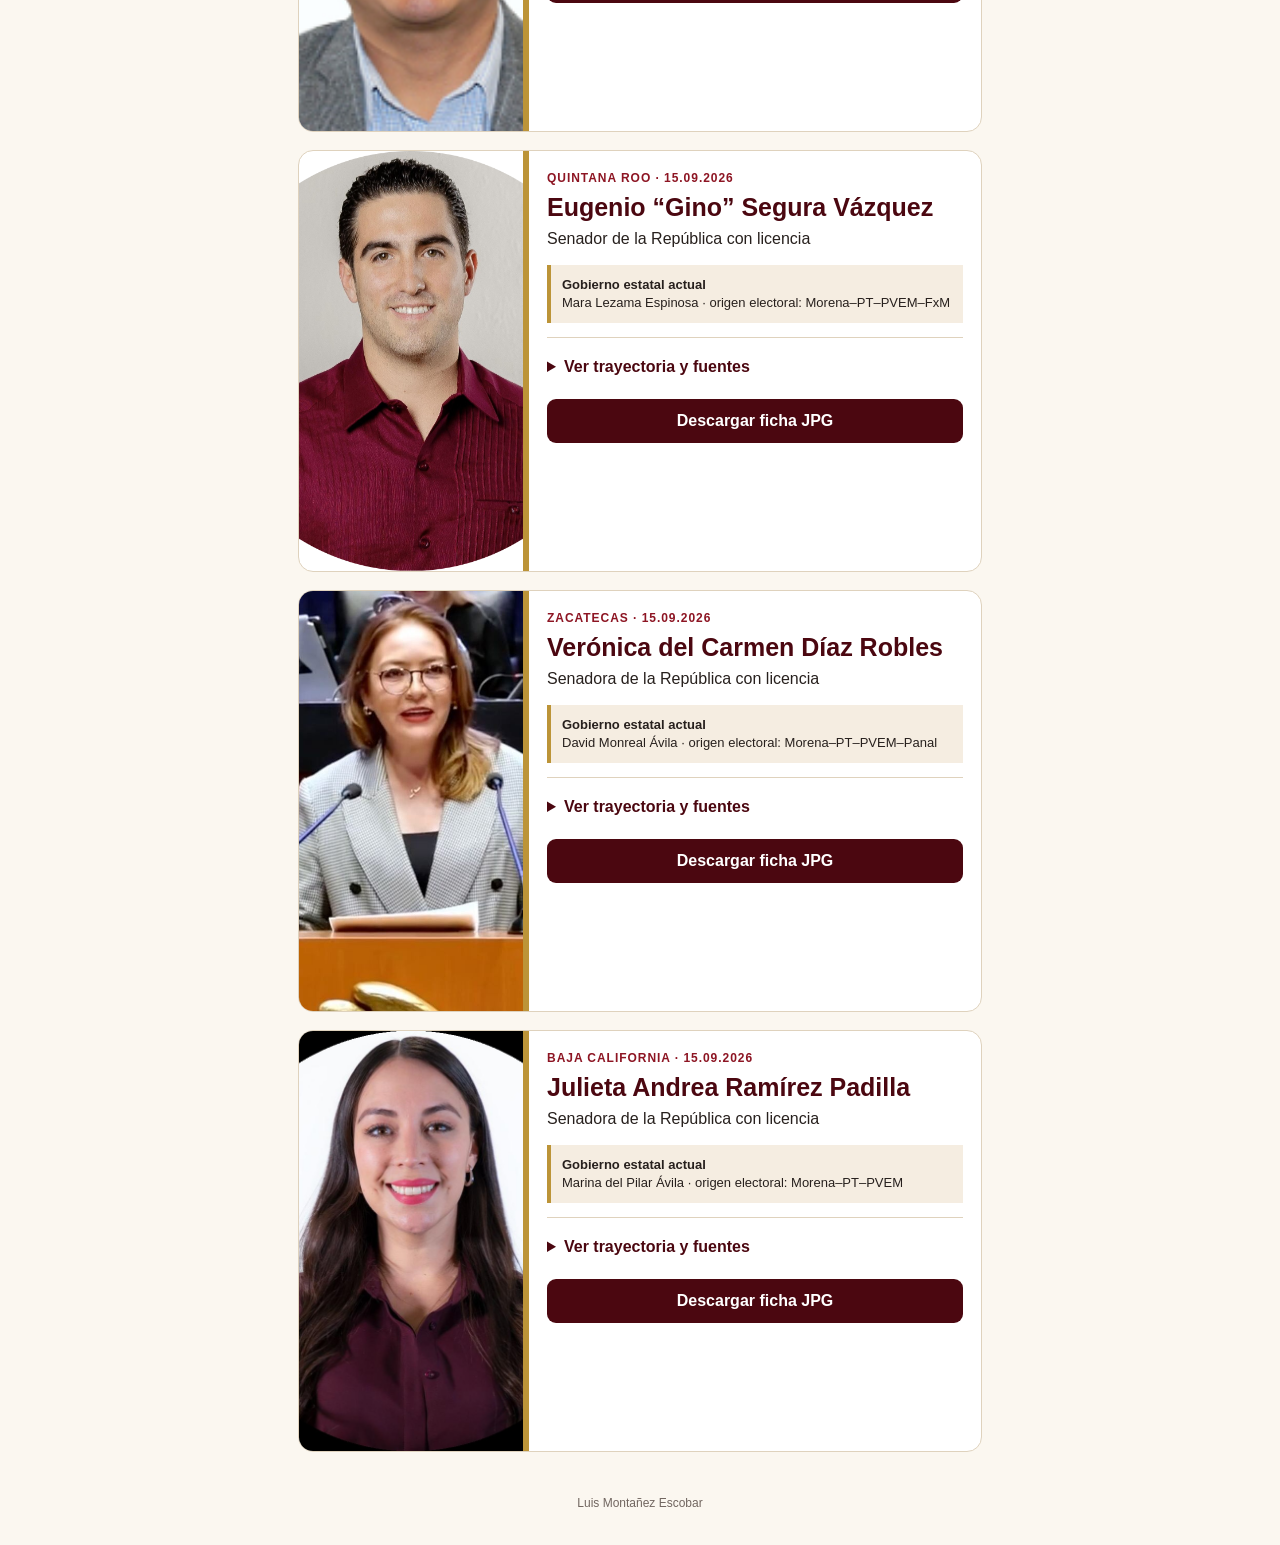
<file: movil.html>
<!doctype html><html lang="es"><head><meta charset="utf-8"><meta name="author" content="Luis Montañez Escobar"><meta name="viewport" content="width=device-width,initial-scale=1,viewport-fit=cover"><meta name="color-scheme" content="light"><title>Coordinaciones estatales 2027</title><style>
:root{--vino:#4b0710;--oro:#bc9438;--papel:#fbf7f0;--tinta:#27201d}*{box-sizing:border-box}html,body{margin:0;padding:0;background:var(--papel);color:var(--tinta);font-family:-apple-system,BlinkMacSystemFont,"Segoe UI",Arial,sans-serif}header{background:var(--vino);color:#fff;border-bottom:6px solid var(--oro);padding:32px 18px}header p{margin:0 0 8px;color:#eadfce}h1{margin:0;font-size:38px;line-height:1}.intro{margin-top:14px;line-height:1.45}main{padding:18px;max-width:720px;margin:auto}.notice{background:#f2e8d8;border-left:5px solid var(--oro);padding:13px;margin:0 0 18px;line-height:1.4}.card{background:#fff;border:1px solid #dfd2bd;border-radius:15px;overflow:hidden;margin:0 0 18px}.card>img{display:block;width:100%;height:300px;object-fit:cover;border-bottom:6px solid var(--oro)}.body{padding:18px}.state{margin:0;color:#8d1523;font-size:12px;font-weight:700;letter-spacing:.08em;text-transform:uppercase}.card h2{margin:7px 0;color:var(--vino);font-size:25px;line-height:1.05}.role{margin:0 0 14px}.governor{background:#f5ede1;border-left:4px solid var(--oro);padding:11px;font-size:13px;line-height:1.4}details{border-top:1px solid #dfd2bd;margin-top:14px;padding-top:12px}summary{color:var(--vino);font-weight:700;cursor:pointer;padding:8px 0}h3{color:var(--vino);font-size:15px;margin:18px 0 7px;text-transform:uppercase}li,p{line-height:1.5}.sources a{color:#8d1523}.download{display:block;background:var(--vino);color:#fff;text-align:center;text-decoration:none;padding:13px;border-radius:9px;margin-top:15px;font-weight:700}footer{padding:8px 18px 35px;text-align:center;color:#716660;font-size:12px}@media(min-width:600px){.card{display:grid;grid-template-columns:230px 1fr}.card>img{height:100%;min-height:420px;border-bottom:0;border-right:6px solid var(--oro)}}
</style></head><body><header><p>CORTE 16.09.2026</p><h1>Coordinaciones estatales</h1><p class="intro">Diez designaciones documentadas, con trayectoria, formación, vínculos y fuentes.</p></header><main><p class="notice">Versión ligera para iPhone. No requiere JavaScript ni carga el mapa interactivo.</p><article class="card">
    <img src="assets/designados/nora.jpg" alt="Retrato de Nora Ruvalcaba Gámez" style="object-position:52% 38%">
    <div class="body"><p class="state">Aguascalientes · 25.08.2026</p><h2>Nora Ruvalcaba Gámez</h2><p class="role">Senadora de la República con licencia</p>
    <p class="governor"><strong>Gobierno estatal actual</strong><br>Tere Jiménez Esquivel · origen electoral: PAN</p>
    <details><summary>Ver trayectoria y fuentes</summary><h3>Situación</h3><p>SIL: senadora de primera minoría; licencia por tiempo indefinido desde el 22.06.2026, estatus «Baja» y suplente en funciones.</p><h3>Trayectoria</h3><ol><li><strong>2002–2004</strong> · Regidora del Ayuntamiento de Aguascalientes.</li><li><strong>2007–2010</strong> · Diputada local en la LX Legislatura de Aguascalientes.</li><li><strong>2021–2022</strong> · Delegada de Programas para el Desarrollo en Aguascalientes.</li><li><strong>2022–2024</strong> · Subsecretaria de Educación Media Superior de la SEP.<br>— Nombramiento: 16.11.2022; sustitución: 01.03.2024.</li><li><strong>2024–2026</strong> · Senadora de primera minoría por Aguascalientes.<br>— Licencia indefinida desde 22.06.2026.</li></ol><h3>Formación</h3><p>RNP reproducido en expediente del TEEA: profesora de Educación Media en Ciencias Sociales, ENSFA, cédula 2556836 (1997); Licenciatura en Derecho, UAA, cédula 3556401 (2002).</p><h3>Registros</h3><p>Registros políticos y electorales: cargos partidistas en el PRD; candidaturas a la gubernatura por PRD (2010) y Morena (2016); grupo parlamentario de Morena en el Senado.</p><h3>Vínculos y apoyos documentados</h3><p>JLMNoticias, 26.08.2026, atribuyó a Arturo Escobar: «su partido se suma a la coordinadora». Ruvalcaba declaró: «fui de las primeras en apoyar a la doctora Claudia Sheinbaum Pardo».</p><h3>Fuentes</h3><p class="sources"><a href="https://www.nmas.com.mx/politica/morena-designa-coordinadores-estatales-en-aguascalientes-y-campeche-de-cara-a-elecciones-2027/" target="_blank" rel="noopener">Designación</a> · <a href="https://sil.gobernacion.gob.mx/Librerias/pp_PerfilLegislador.php?Referencia=9228722" target="_blank" rel="noopener">SIL</a> · <a href="https://www.gob.mx/sep/articulos/boletin-sep-no-270-da-posesion-titular-de-la-sep-a-nora-ruvalcaba-como-subsecretaria-de-educacion-media-superior" target="_blank" rel="noopener">SEP</a> · <a href="https://teeags.mx/estrados/Impugnaci%C3%B3n-de-Sentencias-del-TEEA/Impugnaciones_2022/JE_2022/JE_PES_32_2022_PAN/1.%20Medio%20de%20Impugnaci%C3%B3n..pdf" target="_blank" rel="noopener">TEEA/RNP</a> · <a href="https://jlmnoticias.com/2026/08/26/nora-ruvalcaba-narco-aguascalientes-jlm/" target="_blank" rel="noopener">JLMNoticias</a></p></details>
    <a class="download" href="fichas/01-aguascalientes-nora-ruvalcaba.jpg" download>Descargar ficha JPG</a></div>
  </article><article class="card">
    <img src="assets/designados/pablo.jpg" alt="Retrato de Pablo Gutiérrez Lazarus" style="object-position:50% 50%">
    <div class="body"><p class="state">Campeche · 25.08.2026</p><h2>Pablo Gutiérrez Lazarus</h2><p class="role">Presidente municipal de Carmen con licencia</p>
    <p class="governor"><strong>Gobierno estatal actual</strong><br>Layda Sansores San Román · origen electoral: Morena</p>
    <details><summary>Ver trayectoria y fuentes</summary><h3>Situación</h3><p>Cabildo aprobó su licencia definitiva el 26.06.2026, según cobertura periodística; la suplente registrada es Priscilla Isabel Heredia Novelo.</p><h3>Trayectoria</h3><ol><li><strong>2015–2018</strong> · Presidente municipal de Carmen, postulado por PAN.</li><li><strong>2018</strong> · Candidato a la reelección por «Por Campeche al Frente».</li><li><strong>2021–2024</strong> · Presidente municipal de Carmen, postulado por Morena.</li><li><strong>2024–2026</strong> · Presidente municipal de Carmen, reelecto.<br>— Registro 2024: coalición PT–Morena–PVEM; IEEC clasifica al propietario como Morena.<br>— Licencia aprobada el 26.06.2026, según cobertura periodística.</li></ol><h3>Formación</h3><p>Semblanzas coincidentes consignan Licenciatura en Ciencias Políticas y Administración Pública por la Universidad Iberoamericana. No se localizó resultado individual reproducible en el RNP.</p><h3>Registros</h3><p>Registros electorales: PAN (2015 y 2018); Morena (2021); coalición PT–Morena–PVEM y pertenencia Morena en el registro del IEEC (2024).</p><h3>Vínculos y apoyos documentados</h3><p>El Financiero, 22.04.2026, informó que Layda Sansores pidió «todo el respaldo» para Pablo Gutiérrez. La Jornada la citó: «este era el momento de Pablo».</p><h3>Fuentes</h3><p class="sources"><a href="https://www.nmas.com.mx/politica/morena-designa-coordinadores-estatales-en-aguascalientes-y-campeche-de-cara-a-elecciones-2027/" target="_blank" rel="noopener">Designación</a> · <a href="https://www.ieec.org.mx/micrositios/assets/estadisticas/2024/Archivos/Estadisticas/8%20DATOS%20RELEVANTES/8.2%20CANDIDATURAS%20ELECTAS/PDF/Reeleccion_2024.pdf" target="_blank" rel="noopener">IEEC</a> · <a href="https://www.te.gob.mx/sentenciasHTML/convertir/expediente/SX-JDC-0407-2015-" target="_blank" rel="noopener">TEPJF</a> · <a href="https://www.elfinanciero.com.mx/estados/2026/04/22/layda-sansores-le-mete-turbo-en-campeche-quien-es-el-virtual-candidato-de-morena-para-2027/" target="_blank" rel="noopener">El Financiero</a></p></details>
    <a class="download" href="fichas/04-campeche-pablo-gutierrez.jpg" download>Descargar ficha JPG</a></div>
  </article><article class="card">
    <img src="assets/designados/rosi.jpg" alt="Retrato de Rosa María “Rosi” Bayardo Cabrera" style="object-position:50% 42%">
    <div class="body"><p class="state">Colima · 25.08.2026</p><h2>Rosa María “Rosi” Bayardo Cabrera</h2><p class="role">Presidenta municipal de Manzanillo con licencia</p>
    <p class="governor"><strong>Gobierno estatal actual</strong><br>Indira Vizcaíno Silva · origen electoral: Morena–Panal</p>
    <details><summary>Ver trayectoria y fuentes</summary><h3>Situación</h3><p>IEE Colima: electa para 2024–2027. La Jornada registró que solicitó licencia el 23.06.2026.</p><h3>Trayectoria</h3><ol><li><strong>2010–2012</strong> · Investigadora del Instituto Nacional de Salud Pública.</li><li><strong>2018–2021</strong> · Diputada federal en la LXIV Legislatura.<br>— Incorporación al grupo parlamentario de Morena: 04.12.2018.</li><li><strong>2021</strong> · Diputada federal en la LXV Legislatura.<br>— Licencia indefinida desde 01.11.2021.</li><li><strong>2021–2022</strong> · Secretaria de Desarrollo Económico del Gobierno de Colima.</li><li><strong>2022–2024</strong> · Directora general del DIF Estatal Colima.</li><li><strong>2024–2026</strong> · Presidenta municipal de Manzanillo.</li></ol><h3>Formación</h3><p>IEE Colima: Licenciatura en Psicología por la Universidad de Colima, concluida. No se publica número de cédula sin constancia individual reproducible del RNP.</p><h3>Registros</h3><p>2018: pasó del grupo asociado al PT al grupo parlamentario de Morena. 2024: candidatura por la coalición PVEM–PT–Morena.</p><h3>Vínculos y apoyos documentados</h3><p>IEE Colima consigna: «En 2017 se integró al proyecto político encabezado por la Gobernadora Indira Vizcaíno Silva»; en 2021 fue invitada a su gabinete.</p><h3>Fuentes</h3><p class="sources"><a href="https://adcolima.mx/2026/08/27/rosi-bayardo-coordinadora-de-la-defensa-de-la-transformacion-inicia-nueva-etapa-en-colima/" target="_blank" rel="noopener">Designación</a> · <a href="https://ieecolima.org.mx/conoceles/24/datosweb_candayunt24.php?NUM=835" target="_blank" rel="noopener">IEE Colima</a> · <a href="https://www.sil.gobernacion.gob.mx/Librerias/pp_PerfilLegislador.php?Referencia=9227314" target="_blank" rel="noopener">SIL</a> · <a href="https://www.col.gob.mx/Portal/detalle_noticia/NTI5MjM%3D" target="_blank" rel="noopener">Gobierno de Colima</a></p></details>
    <a class="download" href="fichas/06-colima-rosi-bayardo.jpg" download>Descargar ficha JPG</a></div>
  </article><article class="card">
    <img src="assets/designados/santiago.jpg" alt="Retrato de Santiago Nieto Castillo" style="object-position:54% 36%">
    <div class="body"><p class="state">Querétaro · 26.08.2026</p><h2>Santiago Nieto Castillo</h2><p class="role">Exdirector general del IMPI</p>
    <p class="governor"><strong>Gobierno estatal actual</strong><br>Mauricio Kuri González · origen electoral: PAN</p>
    <details><summary>Ver trayectoria y fuentes</summary><h3>Situación</h3><p>Secretaría de Economía: sustituido al frente del IMPI; el nuevo titular fue presentado el 01.06.2026.</p><h3>Trayectoria</h3><ol><li><strong>2015–2017</strong> · Titular de la Fiscalía Especializada para la Atención de Delitos Electorales.</li><li><strong>2018–2021</strong> · Titular de la Unidad de Inteligencia Financiera.</li><li><strong>2022–2024</strong> · Encargado del despacho de la Procuraduría General de Justicia de Hidalgo.</li><li><strong>2024–2026</strong> · Director general del Instituto Mexicano de la Propiedad Industrial.<br>— Sustitución anunciada el 30.04.2026.</li></ol><h3>Formación</h3><p>RNP: Licenciatura en Derecho, UAQ, cédula 2580724 (1997); Doctorado en Derecho, UNAM, cédula 4171873 (2004).</p><h3>Registros</h3><p>La designación fue emitida por Morena. No se presenta afiliación partidista sin constancia en el padrón correspondiente.</p><h3>Vínculos y apoyos documentados</h3><p>En la página oficial de designación declaró: «Querétaro merece un nuevo rumbo, merece que la transformación llegue a las tierras de los 18 municipios del estado».</p><h3>Fuentes</h3><p class="sources"><a href="https://morena.org/entradas/santiago-nieto-castillo-coordinador-estatal-de-la-defensa-de-la-transformacion-y" target="_blank" rel="noopener">Designación</a> · <a href="https://www.gob.mx/impi/estructuras/dr-santiago-nieto-castillo" target="_blank" rel="noopener">IMPI</a> · <a href="https://www.gob.mx/se/prensa/la-secretaria-de-economia-anuncia-nombramientos?idiom=es-MX" target="_blank" rel="noopener">SE</a> · <a href="https://sil.gobernacion.gob.mx/Reportes/Sesion/reporteAsunto.php?cveAsunto=3204660" target="_blank" rel="noopener">SIL FEPADE</a> · <a href="https://sil.gobernacion.gob.mx/Reportes/Sesion/reporteAsunto.php?cveAsunto=3795595" target="_blank" rel="noopener">SIL UIF</a></p></details>
    <a class="download" href="fichas/22-queretaro-santiago-nieto.jpg" download>Descargar ficha JPG</a></div>
  </article><article class="card">
    <img src="assets/designados/imelda.jpg" alt="Retrato de Imelda Castro Castro" style="object-position:50% 42%">
    <div class="body"><p class="state">Sinaloa · 26.08.2026</p><h2>Imelda Castro Castro</h2><p class="role">Senadora de la República</p>
    <p class="governor"><strong>Gobierno estatal actual</strong><br>Rubén Rocha Moya · origen electoral: Morena–PAS</p>
    <details><summary>Ver trayectoria y fuentes</summary><h3>Situación</h3><p>SIL: senadora de mayoría relativa por Sinaloa; las comisiones registran baja el 23.06.2026. No se afirma licencia sin acuerdo específico.</p><h3>Trayectoria</h3><ol><li><strong>2001–2004</strong> · Diputada local en la LVII Legislatura de Sinaloa.</li><li><strong>2011–2013</strong> · Directora de Agroindustria en la Secretaría de Desarrollo Económico de Sinaloa.</li><li><strong>2013–2016</strong> · Diputada local en la LXI Legislatura de Sinaloa.<br>— Coordinadora del grupo parlamentario del PRD.</li><li><strong>2016–2018</strong> · Regidora de Culiacán.</li><li><strong>2018–2026</strong> · Senadora de la República por Sinaloa, grupo parlamentario de Morena.</li></ol><h3>Formación</h3><p>SIL: Licenciatura en Ciencia Política y Administración Pública (1986–1991) y Maestría en Ciencia Política (1997), ambas por la UAS. La consulta nominal del RNP no devolvió coincidencias.</p><h3>Registros</h3><p>Cargos partidistas documentados en el PRD; grupo parlamentario de Morena en el Senado desde la LXIV Legislatura.</p><h3>Vínculos y apoyos documentados</h3><p>En su designación declaró que honraría «los principios y valores que dieron origen y sustento a este gran movimiento de transformación». No se localizó adscripción oficial a una corriente interna.</p><h3>Fuentes</h3><p class="sources"><a href="https://morena.org/entradas/imelda-castro-castro-coordinadora-estatal-de-la-defensa-de-la-transformacion-y-l" target="_blank" rel="noopener">Designación</a> · <a href="https://sil.gobernacion.gob.mx/Librerias/pp_PerfilLegislador.php?Presentador=5085661&amp;Referencia=9229124" target="_blank" rel="noopener">SIL</a> · <a href="https://morena.senado.gob.mx/castro-castro-imelda/" target="_blank" rel="noopener">Morena Senado</a></p></details>
    <a class="download" href="fichas/25-sinaloa-imelda-castro.jpg" download>Descargar ficha JPG</a></div>
  </article><article class="card">
    <img src="assets/designados/beatriz.jpg" alt="Retrato de Beatriz Mojica Morga" style="object-position:50% 40%">
    <div class="body"><p class="state">Guerrero · 14.09.2026</p><h2>Beatriz Mojica Morga</h2><p class="role">Senadora de la República con licencia</p>
    <p class="governor"><strong>Gobierno estatal actual</strong><br>Evelyn Salgado Pineda · origen electoral: Morena</p>
    <details><summary>Ver trayectoria y fuentes</summary><h3>Situación</h3><p>SIL: licencia por tiempo indefinido desde el 20.06.2026; baja en comisiones el 23.06.2026.</p><h3>Trayectoria</h3><ol><li><strong>2003–2006</strong> · Diputada federal en la LIX Legislatura.</li><li><strong>2011–2018</strong> · Titular de la Coordinación General de Fortalecimiento Municipal de Guerrero.</li><li><strong>2012–2014</strong> · Secretaria de Desarrollo Social de Guerrero.</li><li><strong>2021–2024</strong> · Diputada local en la LXIII Legislatura de Guerrero.</li><li><strong>2024–2026</strong> · Senadora de mayoría relativa por Guerrero.<br>— Presidió la Comisión de Cultura.<br>— Licencia indefinida desde 20.06.2026.</li></ol><h3>Formación</h3><p>RNP: Licenciatura en Comunicación Social, UAM, cédula 2423518 (1997); Maestría en Políticas Públicas, ITAM, cédula 3399720 (2001).</p><h3>Registros</h3><p>Cargos partidistas y candidatura a gobernadora por PRD–PT documentados; senadora del grupo parlamentario de Morena desde 2024.</p><h3>Vínculos y apoyos documentados</h3><p>Al recibir la constancia declaró: «esta constancia no es un reconocimiento personal, es una responsabilidad para servir, organizar y unir».</p><h3>Fuentes</h3><p class="sources"><a href="https://morena.org/entradas/beatriz-mojica-morga-coordinadora-estatal-de-la-defensa-de-la-transformacion-y-l" target="_blank" rel="noopener">Designación</a> · <a href="https://sil.gobernacion.gob.mx/Librerias/pp_PerfilLegislador.php?Presentador=4785437&amp;Referencia=9228940" target="_blank" rel="noopener">SIL</a> · <a href="https://www.jornada.com.mx/noticia/2026/09/14/politica/-beatriz-mojica-es-designada-por-morena-como-coordinadora-de-la-4t-en-guerrero" target="_blank" rel="noopener">La Jornada</a></p></details>
    <a class="download" href="fichas/12-guerrero-beatriz-mojica.jpg" download>Descargar ficha JPG</a></div>
  </article><article class="card">
    <img src="assets/designados/carlos.jpg" alt="Retrato de Carlos Torres Piña" style="object-position:50% 40%">
    <div class="body"><p class="state">Michoacán · 14.09.2026</p><h2>Carlos Torres Piña</h2><p class="role">Fiscal general de Michoacán con licencia</p>
    <p class="governor"><strong>Gobierno estatal actual</strong><br>Alfredo Ramírez Bedolla · origen electoral: PT–Morena</p>
    <details><summary>Ver trayectoria y fuentes</summary><h3>Situación</h3><p>Congreso de Michoacán: designado fiscal por nueve años el 27.07.2025; licencia temporal anunciada desde el 22.06.2026.</p><h3>Trayectoria</h3><ol><li><strong>2009–2012</strong> · Diputado federal en la LXI Legislatura, grupo parlamentario del PRD.</li><li><strong>2014–2017</strong> · Presidente del Comité Ejecutivo Estatal del PRD en Michoacán.</li><li><strong>2018–2021</strong> · Diputado federal en la LXIV Legislatura.<br>— El 27.08.2019 solicitó incorporarse al grupo parlamentario de Morena.<br>— Presidió la Comisión de Vivienda.</li><li><strong>2021–2025</strong> · Secretario de Gobierno de Michoacán, en dos periodos.</li><li><strong>2025–2026</strong> · Fiscal general de Michoacán.<br>— Licencia temporal desde junio de 2026.</li></ol><h3>Formación</h3><p>Congreso de Michoacán: Licenciado en Derecho y Ciencias Sociales por la UMSNH; maestrante en Ciencia Política y Derecho Electoral. Sin publicación de cédula por falta de constancia individual reproducible del RNP.</p><h3>Registros</h3><p>PRD: diputado federal y dirigente estatal. Morena: incorporación formal a su grupo parlamentario desde 27.08.2019.</p><h3>Vínculos y apoyos documentados</h3><p>Gobierno de Michoacán, 28.07.2025: Alfredo Ramírez Bedolla «ratificó su respaldo, coordinación y colaboración plena» para el plan de trabajo del fiscal.</p><h3>Fuentes</h3><p class="sources"><a href="https://www.jornada.com.mx/noticia/2026/09/14/politica/morena-nombra-a-carlos-torres-pina-coordinador-de-la-transformacion-en-michoacan" target="_blank" rel="noopener">Designación</a> · <a href="https://sil.gobernacion.gob.mx/Librerias/pp_PerfilLegislador.php?Referencia=9222364" target="_blank" rel="noopener">SIL</a> · <a href="https://congresomich.site/designa-76-legislatura-a-carlos-torres-pina-como-fiscal-general-del-estado/" target="_blank" rel="noopener">Congreso Michoacán</a> · <a href="https://michoacan.gob.mx/noticias/felicita-bedolla-a-torres-pina-por-nombramiento-como-fiscal-ratifica-respaldo-y-colaboracion/" target="_blank" rel="noopener">Gobierno Michoacán</a></p></details>
    <a class="download" href="fichas/16-michoacan-carlos-torres.jpg" download>Descargar ficha JPG</a></div>
  </article><article class="card">
    <img src="assets/designados/gino.png" alt="Retrato de Eugenio “Gino” Segura Vázquez" style="object-position:50% 43%">
    <div class="body"><p class="state">Quintana Roo · 15.09.2026</p><h2>Eugenio “Gino” Segura Vázquez</h2><p class="role">Senador de la República con licencia</p>
    <p class="governor"><strong>Gobierno estatal actual</strong><br>Mara Lezama Espinosa · origen electoral: Morena–PT–PVEM–FxM</p>
    <details><summary>Ver trayectoria y fuentes</summary><h3>Situación</h3><p>SIL: licencia por tiempo indefinido desde el 25.06.2026; estatus «Baja» y suplente activo.</p><h3>Trayectoria</h3><ol><li><strong>2020–2021</strong> · Subsecretario de Servicios Administrativos del Congreso de Quintana Roo.</li><li><strong>2021–2022</strong> · Oficial mayor del Ayuntamiento de Benito Juárez.<br>— Cargo acreditado dentro de la administración 2021–2024 y antes de septiembre de 2022.</li><li><strong>2022–2024</strong> · Secretario de Finanzas y Planeación de Quintana Roo.<br>— Nombramiento: 25.09.2022; renuncia: 27.08.2024.</li><li><strong>2024–2026</strong> · Senador de mayoría relativa por Quintana Roo.<br>— Presidió Turismo y la Comisión Bicameral de Seguridad Nacional.<br>— Licencia indefinida desde 25.06.2026.</li></ol><h3>Formación</h3><p>RNP: Licenciatura en Economía, ITAM, cédula 12366335 (2021). El Senado consigna posgrado en Derecho Financiero.</p><h3>Registros</h3><p>INE: candidatura al Senado por Sigamos Haciendo Historia (Morena–PT–PVEM). SIL: grupo parlamentario de Morena.</p><h3>Vínculos y apoyos documentados</h3><p>Subjetivo, 05.08.2026: «Soy morenista, soy obradorista, soy claudista, soy marista». Marcrix, 07.09.2026: «siempre respaldaré a nuestra gobernadora Mara Lezama».</p><h3>Fuentes</h3><p class="sources"><a href="https://www.jornada.com.mx/noticia/2026/09/15/estados/eugenio-gino-segura-designado-por-morena-como-coordinador-de-la-4t-para-quintana-roo" target="_blank" rel="noopener">Designación</a> · <a href="https://candidaturas.ine.mx/cycc/documentos/ficha/EUGENIO_SEGURA_VAZQUEZ_1754.pdf" target="_blank" rel="noopener">INE</a> · <a href="https://sil.gobernacion.gob.mx/Librerias/pp_PerfilLegislador.php?Presentador=4781339&amp;Referencia=9229086" target="_blank" rel="noopener">SIL</a> · <a href="https://cgc.qroo.gob.mx/eugenio-segura-vazquez-presento-su-renuncia-como-secretario-de-finanzas-y-planeacion-para-asumir-como-senador-de-la-republica-por-quintana-roo/" target="_blank" rel="noopener">Gobierno QR</a></p></details>
    <a class="download" href="fichas/23-quintana-roo-gino-segura.jpg" download>Descargar ficha JPG</a></div>
  </article><article class="card">
    <img src="assets/designados/veronica.jpg" alt="Retrato de Verónica del Carmen Díaz Robles" style="object-position:50% 28%">
    <div class="body"><p class="state">Zacatecas · 15.09.2026</p><h2>Verónica del Carmen Díaz Robles</h2><p class="role">Senadora de la República con licencia</p>
    <p class="governor"><strong>Gobierno estatal actual</strong><br>David Monreal Ávila · origen electoral: Morena–PT–PVEM–Panal</p>
    <details><summary>Ver trayectoria y fuentes</summary><h3>Situación</h3><p>SIL: licencia por tiempo indefinido efectiva el 26.06.2026; integrante del grupo parlamentario de Morena.</p><h3>Trayectoria</h3><ol><li><strong>2012–2018</strong> · Subdirectora de Difusión en el Senado, legislaturas LXII y LXIII.</li><li><strong>sep.–nov. 2018</strong> · Diputada local en la LXIII Legislatura de Zacatecas.<br>— Solicitud de licencia recibida el 26.11.2018.</li><li><strong>2018–2023</strong> · Delegada de Programas para el Desarrollo en Zacatecas.<br>— Renuncia anunciada el 13.11.2023.</li><li><strong>2024–2026</strong> · Senadora de mayoría relativa por Zacatecas.<br>— Secretaria de Desarrollo Municipal; integrante de Estudios Legislativos.<br>— Licencia indefinida efectiva el 26.06.2026.</li></ol><h3>Formación</h3><p>INE: licenciatura concluida y con título, sin identificar programa ni institución. La consulta nominal exacta en el RNP no arrojó coincidencia.</p><h3>Registros</h3><p>INE: candidatura por Sigamos Haciendo Historia (Morena–PT–PVEM). SIL: grupo parlamentario de Morena.</p><h3>Vínculos y apoyos documentados</h3><p>El País, 15.09.2026, reportó literalmente que «mantiene cercanía política con el grupo Monreal»; es una atribución periodística, no un registro partidista.</p><h3>Fuentes</h3><p class="sources"><a href="https://www.ntrzacatecas.com/2026/09/designan-a-veronica-diaz-como-coordinadora-de-la-4t-en-zacatecas/" target="_blank" rel="noopener">Designación</a> · <a href="https://candidaturas.ine.mx/cycc/documentos/ficha/VERONICA_DEL_CARMEN_DIAZ_ROBLES_1786.pdf" target="_blank" rel="noopener">INE</a> · <a href="https://sil.gobernacion.gob.mx/Librerias/pp_PerfilLegislador.php?Referencia=9229188" target="_blank" rel="noopener">SIL</a> · <a href="https://www.congresozac.gob.mx/o/16941" target="_blank" rel="noopener">Congreso Zacatecas</a> · <a href="https://elpais.com/mexico/2026-09-15/veronica-diaz-se-impone-en-zacatecas-como-la-aspirante-de-morena-para-2027.html" target="_blank" rel="noopener">El País</a></p></details>
    <a class="download" href="fichas/32-zacatecas-veronica-diaz.jpg" download>Descargar ficha JPG</a></div>
  </article><article class="card">
    <img src="assets/designados/julieta.jpg" alt="Retrato de Julieta Andrea Ramírez Padilla" style="object-position:50% 42%">
    <div class="body"><p class="state">Baja California · 15.09.2026</p><h2>Julieta Andrea Ramírez Padilla</h2><p class="role">Senadora de la República con licencia</p>
    <p class="governor"><strong>Gobierno estatal actual</strong><br>Marina del Pilar Ávila · origen electoral: Morena–PT–PVEM</p>
    <details><summary>Ver trayectoria y fuentes</summary><h3>Situación</h3><p>Senadora de mayoría relativa por Baja California; cobertura pública registra licencia por tiempo indefinido desde el 18.06.2026.</p><h3>Trayectoria</h3><ol><li><strong>2016–2020</strong> · Experiencia jurídica, legislativa y de comunicación.<br>— Servicio social en CNDH; pasantía en Corte IDH; asesoría legislativa.<br>— Secretaria particular de la presidencia municipal de Mexicali (2019).</li><li><strong>2021–2024</strong> · Diputada federal por el Distrito 2 de Baja California, Morena.</li><li><strong>2024–2026</strong> · Senadora de mayoría relativa por Baja California.<br>— Grupo parlamentario de Morena.<br>— Licencia reportada desde 18.06.2026.</li></ol><h3>Formación</h3><p>INE, corte 12.03.2024: grado máximo «Maestría», estatus «Cursando». SIL consigna preparación académica en Administración Pública. No se publica cédula sin constancia individual reproducible del RNP.</p><h3>Registros</h3><p>INE y SIL: diputada federal y senadora de Morena. No se atribuye afiliación previa en otro partido.</p><h3>Vínculos y apoyos documentados</h3><p>INE registra: «Coordinadora de la campaña juvenil» de Marina del Pilar en 2019 y «Secretaria Particular de la Presidenta Municipal de Mexicali 2019».</p><h3>Fuentes</h3><p class="sources"><a href="https://www.jornada.com.mx/noticia/2026/09/15/politica/julieta-ramirez-es-designada-coordinadora-de-la-4t-para-elecciones-de-baja-california" target="_blank" rel="noopener">Designación</a> · <a href="https://candidaturas.ine.mx/cycc/documentos/ficha/JULIETA_ANDREA_RAMIREZ_PADILLA_2106.pdf" target="_blank" rel="noopener">INE</a> · <a href="https://www.sil.gobernacion.gob.mx/Librerias/pp_PerfilLegislador.php?Referencia=9227198" target="_blank" rel="noopener">SIL</a> · <a href="https://morena.senado.gob.mx/ramirez-padilla-julieta-andrea/" target="_blank" rel="noopener">Morena Senado</a></p></details>
    <a class="download" href="fichas/02-baja-california-julieta-ramirez.jpg" download>Descargar ficha JPG</a></div>
  </article></main><footer>Luis Montañez Escobar</footer></body></html>
</file>
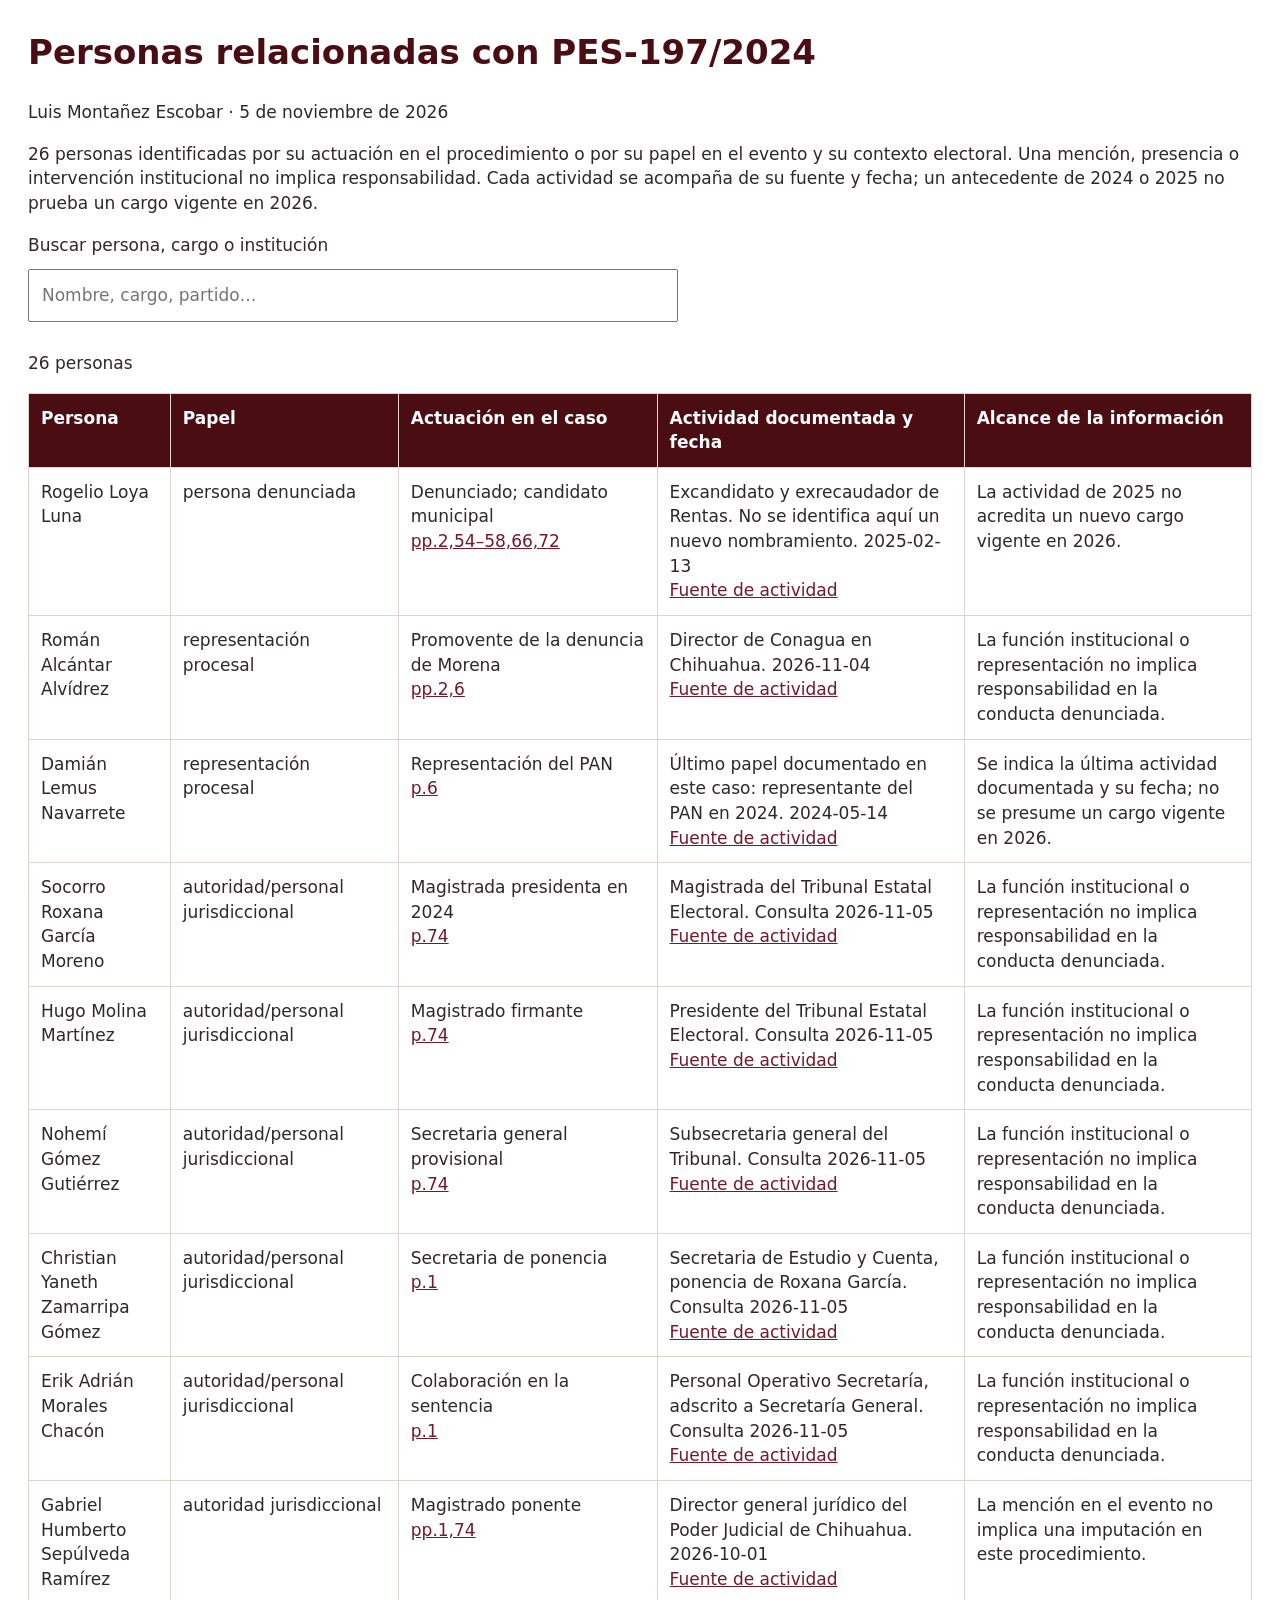
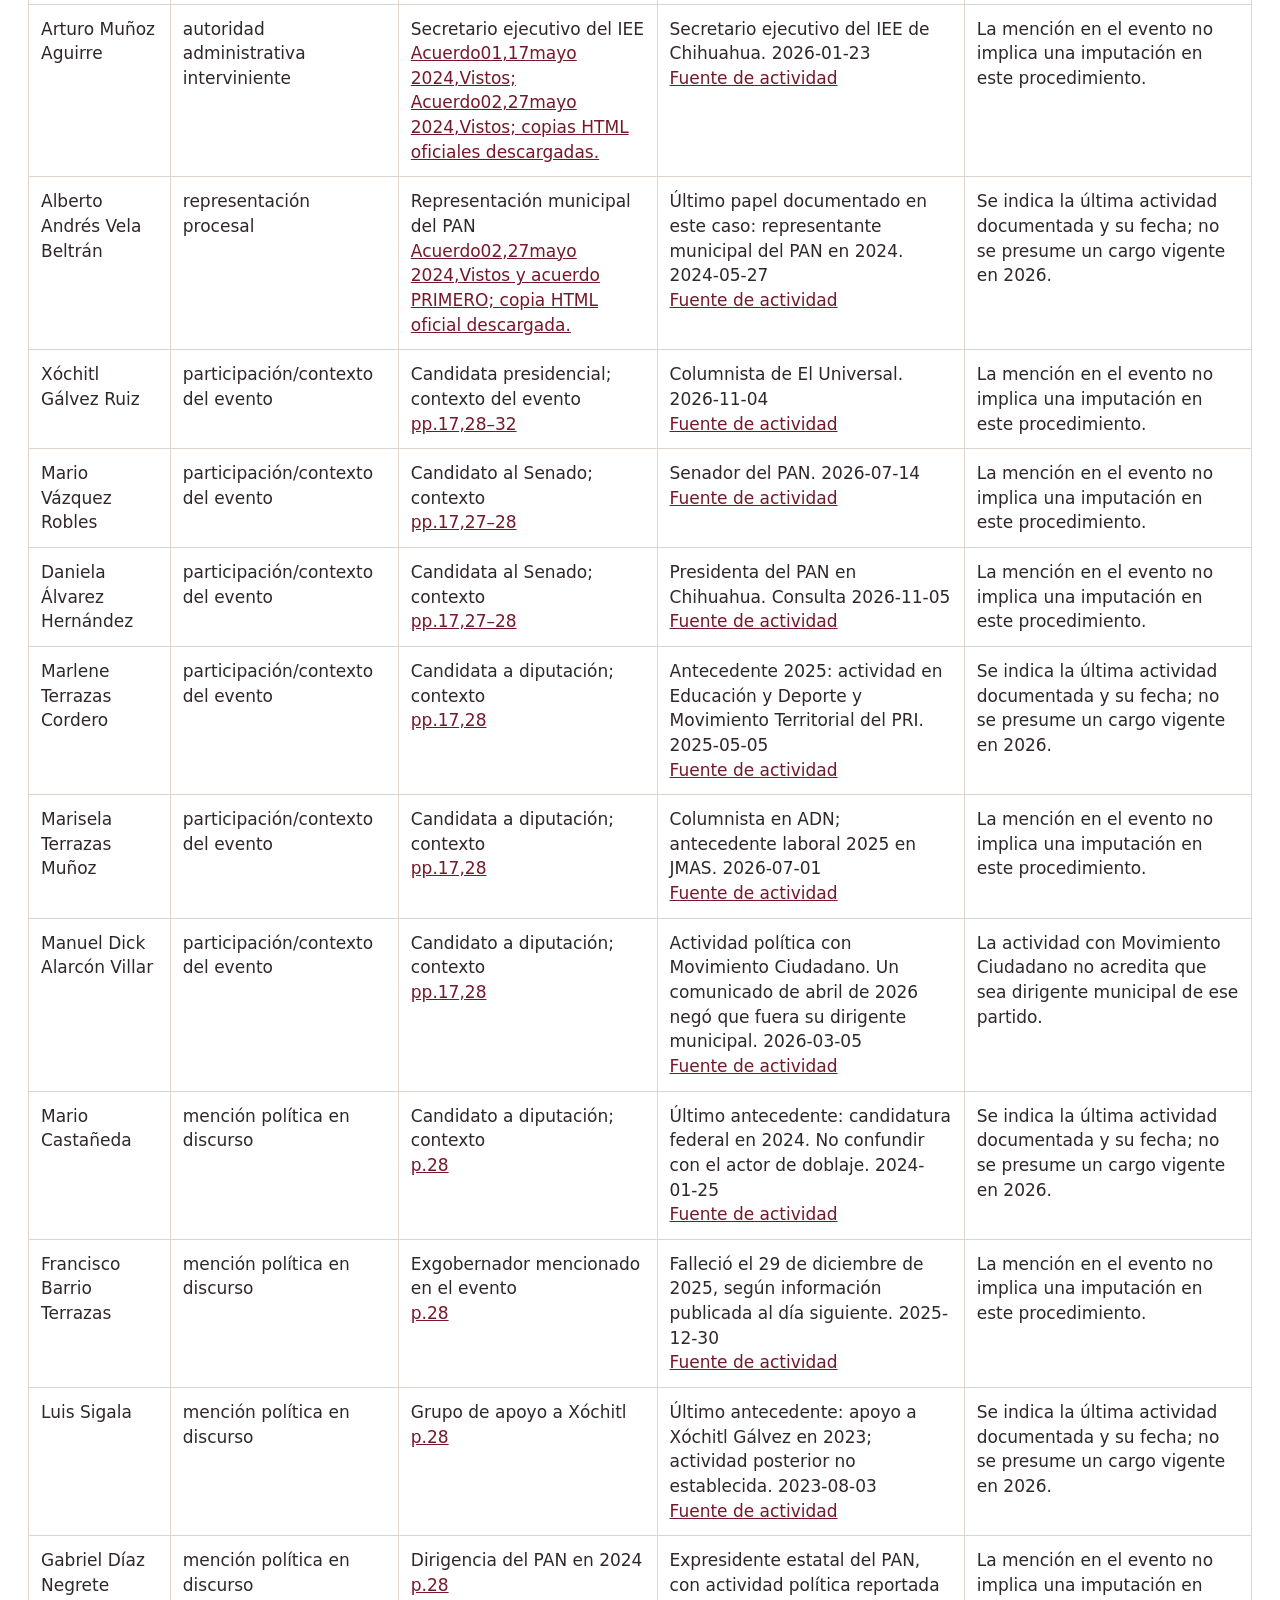
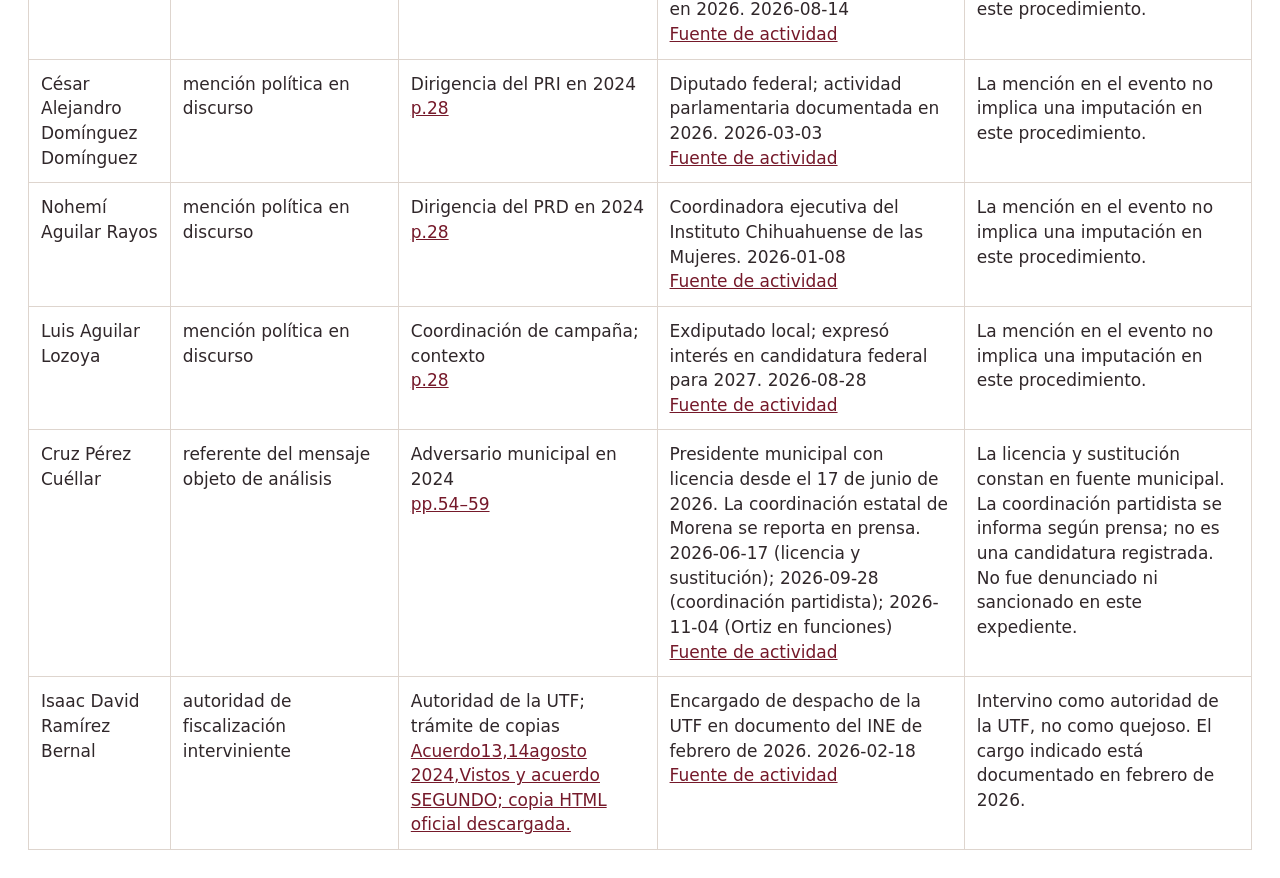
<file: sesion-ine-2026-11-05/Personas_PES-197-2024.html>
<!DOCTYPE html>
<html lang="es"><head><meta charset="utf-8"/><meta content="width=device-width,initial-scale=1" name="viewport"/><meta content="Luis Montañez Escobar" name="author"/><title>Personas relacionadas con PES-197/2024</title><style>body{font:17px/1.45 system-ui;margin:28px;color:#30272a}h1{color:#4a0d14}table{border-collapse:collapse;width:100%}td,th{border:1px solid #ded5ce;padding:12px;text-align:left;vertical-align:top}th{background:#4a0d14;color:white}a{color:#75192a}input{padding:12px;width:min(90%,650px);font:inherit;margin:12px 0}tr[hidden]{display:none}.wrap{overflow:auto}small{color:#655b60}@media(max-width:700px){body{margin:16px}table{min-width:1050px}}</style></head><body><h1>Personas relacionadas con PES-197/2024</h1><p>Luis Montañez Escobar · 5 de noviembre de 2026</p><p>26 personas identificadas por su actuación en el procedimiento o por su papel en el evento y su contexto electoral. Una mención, presencia o intervención institucional no implica responsabilidad. Cada actividad se acompaña de su fuente y fecha; un antecedente de 2024 o 2025 no prueba un cargo vigente en 2026.</p><label for="q">Buscar persona, cargo o institución</label><br/><input id="q" placeholder="Nombre, cargo, partido…" type="search"/><p id="count">26 personas</p><div class="wrap"><table><thead><tr><th>Persona</th><th>Papel</th><th>Actuación en el caso</th><th>Actividad documentada y fecha</th><th>Alcance de la información</th></tr></thead><tbody><tr><td>Rogelio Loya Luna</td><td>persona denunciada</td><td>Denunciado; candidato municipal<br/><a href="https://techihuahua.org.mx/wp-content/uploads/2024/07/12_Sentencia-PES-197_2024.pdf">pp.2,54–58,66,72</a></td><td>Excandidato y exrecaudador de Rentas. No se identifica aquí un nuevo nombramiento. 2025-02-13<br/><a href="https://www.tiempo.com.mx/local/a_casi_un_ano_de_su_salida_loya_se_despide_del_whatsapp_de_prensa/">Fuente de actividad</a></td><td>La actividad de 2025 no acredita un nuevo cargo vigente en 2026.</td></tr><tr><td>Román Alcántar Alvídrez</td><td>representación procesal</td><td>Promovente de la denuncia de Morena<br/><a href="https://techihuahua.org.mx/wp-content/uploads/2024/07/12_Sentencia-PES-197_2024.pdf">pp.2,6</a></td><td>Director de Conagua en Chihuahua. 2026-11-04<br/><a href="https://juarez.gob.mx/noticia/35768/gobierno-municipal-y-conagua-se-coordinan-para-fortalecer-la-infraestructura-pluvial-de-juarez">Fuente de actividad</a></td><td>La función institucional o representación no implica responsabilidad en la conducta denunciada.</td></tr><tr><td>Damián Lemus Navarrete</td><td>representación procesal</td><td>Representación del PAN<br/><a href="https://techihuahua.org.mx/wp-content/uploads/2024/07/12_Sentencia-PES-197_2024.pdf">p.6</a></td><td>Último papel documentado en este caso: representante del PAN en 2024. 2024-05-14<br/><a href="https://techihuahua.org.mx/wp-content/uploads/2024/07/12_Sentencia-PES-197_2024.pdf">Fuente de actividad</a></td><td>Se indica la última actividad documentada y su fecha; no se presume un cargo vigente en 2026.</td></tr><tr><td>Socorro Roxana García Moreno</td><td>autoridad/personal jurisdiccional</td><td>Magistrada presidenta en 2024<br/><a href="https://techihuahua.org.mx/wp-content/uploads/2024/07/12_Sentencia-PES-197_2024.pdf">p.74</a></td><td>Magistrada del Tribunal Estatal Electoral. Consulta 2026-11-05<br/><a href="https://techihuahua.org.mx/ndirectorio/">Fuente de actividad</a></td><td>La función institucional o representación no implica responsabilidad en la conducta denunciada.</td></tr><tr><td>Hugo Molina Martínez</td><td>autoridad/personal jurisdiccional</td><td>Magistrado firmante<br/><a href="https://techihuahua.org.mx/wp-content/uploads/2024/07/12_Sentencia-PES-197_2024.pdf">p.74</a></td><td>Presidente del Tribunal Estatal Electoral. Consulta 2026-11-05<br/><a href="https://techihuahua.org.mx/ndirectorio/">Fuente de actividad</a></td><td>La función institucional o representación no implica responsabilidad en la conducta denunciada.</td></tr><tr><td>Nohemí Gómez Gutiérrez</td><td>autoridad/personal jurisdiccional</td><td>Secretaria general provisional<br/><a href="https://techihuahua.org.mx/wp-content/uploads/2024/07/12_Sentencia-PES-197_2024.pdf">p.74</a></td><td>Subsecretaria general del Tribunal. Consulta 2026-11-05<br/><a href="https://techihuahua.org.mx/ndirectorio/">Fuente de actividad</a></td><td>La función institucional o representación no implica responsabilidad en la conducta denunciada.</td></tr><tr><td>Christian Yaneth Zamarripa Gómez</td><td>autoridad/personal jurisdiccional</td><td>Secretaria de ponencia<br/><a href="https://techihuahua.org.mx/wp-content/uploads/2024/07/12_Sentencia-PES-197_2024.pdf">p.1</a></td><td>Secretaria de Estudio y Cuenta, ponencia de Roxana García. Consulta 2026-11-05<br/><a href="https://techihuahua.org.mx/ndirectorio/">Fuente de actividad</a></td><td>La función institucional o representación no implica responsabilidad en la conducta denunciada.</td></tr><tr><td>Erik Adrián Morales Chacón</td><td>autoridad/personal jurisdiccional</td><td>Colaboración en la sentencia<br/><a href="https://techihuahua.org.mx/wp-content/uploads/2024/07/12_Sentencia-PES-197_2024.pdf">p.1</a></td><td>Personal Operativo Secretaría, adscrito a Secretaría General. Consulta 2026-11-05<br/><a href="https://techihuahua.org.mx/ndirectorio/">Fuente de actividad</a></td><td>La función institucional o representación no implica responsabilidad en la conducta denunciada.</td></tr><tr><td>Gabriel Humberto Sepúlveda Ramírez</td><td>autoridad jurisdiccional</td><td>Magistrado ponente<br/><a href="https://techihuahua.org.mx/wp-content/uploads/2024/07/12_Sentencia-PES-197_2024.pdf">pp.1,74</a></td><td>Director general jurídico del Poder Judicial de Chihuahua. 2026-10-01<br/><a href="https://www.tiempo.com.mx/noticia/representantes-legales-poder-judicial-de-chihuahua-marcela-herrera/">Fuente de actividad</a></td><td>La mención en el evento no implica una imputación en este procedimiento.</td></tr><tr><td>Arturo Muñoz Aguirre</td><td>autoridad administrativa interviniente</td><td>Secretario ejecutivo del IEE<br/><a href="https://techihuahua.org.mx/portfolio/expediente-pes-197-2024/">Acuerdo01,17mayo 2024,Vistos; Acuerdo02,27mayo 2024,Vistos; copias HTML oficiales descargadas.</a></td><td>Secretario ejecutivo del IEE de Chihuahua. 2026-01-23<br/><a href="https://ieechihuahua.org.mx/sistema/archivos/interno/paginas/2026/unid_archivos/INFORME%20ANUAL%20DE%20ACTIVIDADES%20PADA.pdf">Fuente de actividad</a></td><td>La mención en el evento no implica una imputación en este procedimiento.</td></tr><tr><td>Alberto Andrés Vela Beltrán</td><td>representación procesal</td><td>Representación municipal del PAN<br/><a href="https://techihuahua.org.mx/portfolio/expediente-pes-197-2024/">Acuerdo02,27mayo 2024,Vistos y acuerdo PRIMERO; copia HTML oficial descargada.</a></td><td>Último papel documentado en este caso: representante municipal del PAN en 2024. 2024-05-27<br/><a href="https://techihuahua.org.mx/portfolio/expediente-pes-197-2024/">Fuente de actividad</a></td><td>Se indica la última actividad documentada y su fecha; no se presume un cargo vigente en 2026.</td></tr><tr><td>Xóchitl Gálvez Ruiz</td><td>participación/contexto del evento</td><td>Candidata presidencial; contexto del evento<br/><a href="https://techihuahua.org.mx/wp-content/uploads/2024/07/12_Sentencia-PES-197_2024.pdf">pp.17,28–32</a></td><td>Columnista de El Universal. 2026-11-04<br/><a href="https://www.eluniversal.com.mx/opinion/xochitl-galvez/">Fuente de actividad</a></td><td>La mención en el evento no implica una imputación en este procedimiento.</td></tr><tr><td>Mario Vázquez Robles</td><td>participación/contexto del evento</td><td>Candidato al Senado; contexto<br/><a href="https://techihuahua.org.mx/wp-content/uploads/2024/07/12_Sentencia-PES-197_2024.pdf">pp.17,27–28</a></td><td>Senador del PAN. 2026-07-14<br/><a href="https://www.pan.senado.gob.mx/2026/07/mario-vazquez-impulsara-revision-legal-para-fortalecer-la-cooperacion-multiactoral-de-los-municipios/">Fuente de actividad</a></td><td>La mención en el evento no implica una imputación en este procedimiento.</td></tr><tr><td>Daniela Álvarez Hernández</td><td>participación/contexto del evento</td><td>Candidata al Senado; contexto<br/><a href="https://techihuahua.org.mx/wp-content/uploads/2024/07/12_Sentencia-PES-197_2024.pdf">pp.17,27–28</a></td><td>Presidenta del PAN en Chihuahua. Consulta 2026-11-05<br/><a href="https://www.panchihuahua.org.mx/">Fuente de actividad</a></td><td>La mención en el evento no implica una imputación en este procedimiento.</td></tr><tr><td>Marlene Terrazas Cordero</td><td>participación/contexto del evento</td><td>Candidata a diputación; contexto<br/><a href="https://techihuahua.org.mx/wp-content/uploads/2024/07/12_Sentencia-PES-197_2024.pdf">pp.17,28</a></td><td>Antecedente 2025: actividad en Educación y Deporte y Movimiento Territorial del PRI. 2025-05-05<br/><a href="https://diario.mx/estado/2025/may/05/en-el-estado-excandidatas-a-diputadas-federales-1064901.html">Fuente de actividad</a></td><td>Se indica la última actividad documentada y su fecha; no se presume un cargo vigente en 2026.</td></tr><tr><td>Marisela Terrazas Muñoz</td><td>participación/contexto del evento</td><td>Candidata a diputación; contexto<br/><a href="https://techihuahua.org.mx/wp-content/uploads/2024/07/12_Sentencia-PES-197_2024.pdf">pp.17,28</a></td><td>Columnista en ADN; antecedente laboral 2025 en JMAS. 2026-07-01<br/><a href="https://www.adiario.mx/plumas/no-se-trata-del-pri-o-del-pan-se-trata-de-la-oposicion/">Fuente de actividad</a></td><td>La mención en el evento no implica una imputación en este procedimiento.</td></tr><tr><td>Manuel Dick Alarcón Villar</td><td>participación/contexto del evento</td><td>Candidato a diputación; contexto<br/><a href="https://techihuahua.org.mx/wp-content/uploads/2024/07/12_Sentencia-PES-197_2024.pdf">pp.17,28</a></td><td>Actividad política con Movimiento Ciudadano. Un comunicado de abril de 2026 negó que fuera su dirigente municipal. 2026-03-05<br/><a href="https://chihuahua.quadratin.com.mx/principal/lozoya-y-dick-entregan-plan-de-posicionamiento-a-mc-nacional/">Fuente de actividad</a></td><td>La actividad con Movimiento Ciudadano no acredita que sea dirigente municipal de ese partido.</td></tr><tr><td>Mario Castañeda</td><td>mención política en discurso</td><td>Candidato a diputación; contexto<br/><a href="https://techihuahua.org.mx/wp-content/uploads/2024/07/12_Sentencia-PES-197_2024.pdf">p.28</a></td><td>Último antecedente: candidatura federal en 2024. No confundir con el actor de doblaje. 2024-01-25<br/><a href="https://puentelibre.mx/local/diputado_mario_castaneda_candidato_ciudad_juarez_enero/">Fuente de actividad</a></td><td>Se indica la última actividad documentada y su fecha; no se presume un cargo vigente en 2026.</td></tr><tr><td>Francisco Barrio Terrazas</td><td>mención política en discurso</td><td>Exgobernador mencionado en el evento<br/><a href="https://techihuahua.org.mx/wp-content/uploads/2024/07/12_Sentencia-PES-197_2024.pdf">p.28</a></td><td>Falleció el 29 de diciembre de 2025, según información publicada al día siguiente. 2025-12-30<br/><a href="https://www.elfinanciero.com.mx/nacional/2025/12/30/muere-pancho-barrios-exgobernador-de-chihuahua-y-figura-panista-a-los-75-anos/">Fuente de actividad</a></td><td>La mención en el evento no implica una imputación en este procedimiento.</td></tr><tr><td>Luis Sigala</td><td>mención política en discurso</td><td>Grupo de apoyo a Xóchitl<br/><a href="https://techihuahua.org.mx/wp-content/uploads/2024/07/12_Sentencia-PES-197_2024.pdf">p.28</a></td><td>Último antecedente: apoyo a Xóchitl Gálvez en 2023; actividad posterior no establecida. 2023-08-03<br/><a href="https://www.tiempo.com.mx/local/convocan_simpatizantes_juarenses_firmar_xochitl_galvez_3_agosto_2023/">Fuente de actividad</a></td><td>Se indica la última actividad documentada y su fecha; no se presume un cargo vigente en 2026.</td></tr><tr><td>Gabriel Díaz Negrete</td><td>mención política en discurso</td><td>Dirigencia del PAN en 2024<br/><a href="https://techihuahua.org.mx/wp-content/uploads/2024/07/12_Sentencia-PES-197_2024.pdf">p.28</a></td><td>Expresidente estatal del PAN, con actividad política reportada en 2026. 2026-08-14<br/><a href="https://www.laopcion.com.mx/local/el-pan-esta-preparado-para-defender-chihuahua-gabriel-diaz-20260814-525103.html">Fuente de actividad</a></td><td>La mención en el evento no implica una imputación en este procedimiento.</td></tr><tr><td>César Alejandro Domínguez Domínguez</td><td>mención política en discurso</td><td>Dirigencia del PRI en 2024<br/><a href="https://techihuahua.org.mx/wp-content/uploads/2024/07/12_Sentencia-PES-197_2024.pdf">p.28</a></td><td>Diputado federal; actividad parlamentaria documentada en 2026. 2026-03-03<br/><a href="https://gaceta.diputados.gob.mx/PDF/66/2026/mar/20260303-I.pdf">Fuente de actividad</a></td><td>La mención en el evento no implica una imputación en este procedimiento.</td></tr><tr><td>Nohemí Aguilar Rayos</td><td>mención política en discurso</td><td>Dirigencia del PRD en 2024<br/><a href="https://techihuahua.org.mx/wp-content/uploads/2024/07/12_Sentencia-PES-197_2024.pdf">p.28</a></td><td>Coordinadora ejecutiva del Instituto Chihuahuense de las Mujeres. 2026-01-08<br/><a href="https://www.chihuahua.gob.mx/sites/default/atach2/noticias/adjuntos/2026-01/Entrega%20Coesvi%20equipo%20de%20c%C3%B3mputo%20al%20Instituto%20Chihuahuense%20de%20las%20Mujeres.pdf">Fuente de actividad</a></td><td>La mención en el evento no implica una imputación en este procedimiento.</td></tr><tr><td>Luis Aguilar Lozoya</td><td>mención política en discurso</td><td>Coordinación de campaña; contexto<br/><a href="https://techihuahua.org.mx/wp-content/uploads/2024/07/12_Sentencia-PES-197_2024.pdf">p.28</a></td><td>Exdiputado local; expresó interés en candidatura federal para 2027. 2026-08-28<br/><a href="https://eldiariodedelicias.mx/amp/local/2026/aug/28/luis-aguilar-firme-para-buscar-candidatura-por-el-v-distrito-832225.html">Fuente de actividad</a></td><td>La mención en el evento no implica una imputación en este procedimiento.</td></tr><tr><td>Cruz Pérez Cuéllar</td><td>referente del mensaje objeto de análisis</td><td>Adversario municipal en 2024<br/><a href="https://techihuahua.org.mx/wp-content/uploads/2024/07/12_Sentencia-PES-197_2024.pdf">pp.54–59</a></td><td>Presidente municipal con licencia desde el 17 de junio de 2026. La coordinación estatal de Morena se reporta en prensa. 2026-06-17 (licencia y sustitución); 2026-09-28 (coordinación partidista); 2026-11-04 (Ortiz en funciones)<br/><a href="https://www.juarez.gob.mx/sindicatura/noticia/4910/respalda-sA-ndica-municipal-licencia-de-cruz-pACrez-cuACllar-y-toma-de-protesta-de-hACctor-rafael-ortiz-orpinel/">Fuente de actividad</a></td><td>La licencia y sustitución constan en fuente municipal. La coordinación partidista se informa según prensa; no es una candidatura registrada. No fue denunciado ni sancionado en este expediente.</td></tr><tr><td>Isaac David Ramírez Bernal</td><td>autoridad de fiscalización interviniente</td><td>Autoridad de la UTF; trámite de copias<br/><a href="https://techihuahua.org.mx/portfolio/expediente-pes-197-2024/">Acuerdo13,14agosto 2024,Vistos y acuerdo SEGUNDO; copia HTML oficial descargada.</a></td><td>Encargado de despacho de la UTF en documento del INE de febrero de 2026. 2026-02-18<br/><a href="https://www.ine.mx/wp-content/uploads/2026/02/Cedula-Descriptiva-CAT180226.pdf">Fuente de actividad</a></td><td>Intervino como autoridad de la UTF, no como quejoso. El cargo indicado está documentado en febrero de 2026.</td></tr></tbody></table></div><script>document.querySelector('#q').addEventListener('input',e=>{let n=0;for(const r of document.querySelectorAll('tbody tr')){r.hidden=!r.textContent.toLocaleLowerCase().includes(e.target.value.toLocaleLowerCase());if(!r.hidden)n++}document.querySelector('#count').textContent=n+' personas'});</script></body></html>
</file>
<file: styles.css>
@font-face{font-family:Mont;src:url('./assets/Montserrat-Regular.ttf')}@font-face{font-family:Mont;src:url('./assets/Montserrat-SemiBold.ttf');font-weight:600}:root{--wine:#4b0710;--red:#8d1523;--gold:#bc9438;--paper:#fbf7f0;--ink:#27201d;--muted:#716660;--line:#dfd2bd}*{box-sizing:border-box}html{scroll-behavior:smooth}body{margin:0;background:var(--paper);color:var(--ink);font-family:Mont,system-ui,sans-serif}.top{background:var(--wine);color:#fff;border-bottom:7px solid var(--gold)}.top__inner,main,footer{width:min(1180px,calc(100% - 32px));margin:auto}.top__inner{padding:52px 0 38px}.eyebrow,.section-kicker{margin:0 0 8px;text-transform:uppercase;letter-spacing:.16em;font-size:.76rem;font-weight:600;color:var(--gold)}h1{font-size:clamp(2.35rem,7vw,5.5rem);line-height:.94;margin:0;max-width:900px;letter-spacing:-.04em}.intro{max-width:720px;font-size:clamp(1rem,2vw,1.25rem);line-height:1.55;color:#eadfce}.stats{display:flex;gap:12px;flex-wrap:wrap}.stats span{border:1px solid #8d5960;padding:10px 14px;border-radius:999px;font-size:.83rem}.stats b{color:var(--gold);font-size:1.05rem}.controls{padding:28px 0 8px;display:grid;grid-template-columns:minmax(240px,380px) 1fr;gap:20px;align-items:end}.search span{display:block;font-size:.76rem;text-transform:uppercase;letter-spacing:.12em;margin-bottom:7px}.search input{width:100%;border:1px solid var(--line);background:#fff;padding:13px 15px;border-radius:10px;font:inherit}.chips{display:flex;gap:8px;flex-wrap:wrap}.chips button{border:1px solid var(--line);background:#fff;border-radius:999px;padding:10px 14px;font:inherit;font-size:.82rem;cursor:pointer}.chips button.active{background:var(--wine);color:#fff;border-color:var(--wine)}.map-section{margin-top:32px;padding:30px;background:#fff;border:1px solid var(--line);border-radius:22px;display:grid;grid-template-columns:280px 1fr;gap:26px;align-items:center}.map-section h2,.results-head h2{margin:0;font-size:clamp(1.65rem,3vw,2.5rem);color:var(--wine)}.hint{color:var(--muted);line-height:1.5}.map-wrap{min-width:0}.mexico-map{width:100%;height:auto;max-height:480px}.state{fill:#e7dfd2;stroke:#fff;stroke-width:1;transition:.2s}.state.focus{fill:var(--gold);cursor:pointer}.state.focus:hover,.state.focus:focus{fill:var(--wine);outline:none;filter:drop-shadow(0 3px 6px #0004)}.state.selected{fill:var(--red)}.results-head{display:flex;justify-content:space-between;align-items:end;margin:54px 0 18px}.results-head p:last-child{color:var(--muted)}.cards{display:grid;grid-template-columns:repeat(3,minmax(0,1fr));gap:20px;padding-bottom:60px}.profile{background:#fff;border:1px solid var(--line);border-radius:17px;overflow:hidden;display:flex;flex-direction:column;min-width:0}.profile img{width:100%;aspect-ratio:16/10;object-fit:cover;border-bottom:6px solid var(--gold)}.profile__body{padding:20px;display:flex;flex-direction:column;gap:8px;height:100%}.profile__state{font-size:.75rem;text-transform:uppercase;letter-spacing:.13em;color:var(--red);font-weight:600}.profile h3{font-size:1.45rem;line-height:1.08;margin:0;color:var(--wine)}.profile__role{font-size:.91rem;line-height:1.45;margin:0}.governor{margin-top:auto;background:#f5ede1;border-left:4px solid var(--gold);padding:11px;font-size:.76rem;line-height:1.4}.profile__actions{display:flex;gap:8px;margin-top:10px}.profile button,.profile a.button{border:0;border-radius:9px;padding:11px 12px;font:inherit;font-size:.8rem;text-decoration:none;text-align:center;cursor:pointer}.profile button{background:var(--wine);color:#fff;flex:1}.profile a.button{border:1px solid var(--line);color:var(--wine)}dialog{width:min(900px,calc(100% - 24px));max-height:90dvh;border:0;border-radius:20px;padding:0;box-shadow:0 30px 90px #0007;background:var(--paper)}dialog::backdrop{background:#1f080dbd}.close{position:sticky;float:right;top:12px;right:12px;border:0;background:var(--wine);color:#fff;width:42px;height:42px;border-radius:50%;font-size:1.7rem;z-index:2}.detail{padding:32px}.detail__hero{display:grid;grid-template-columns:240px 1fr;gap:25px}.detail__hero img{width:100%;aspect-ratio:4/5;object-fit:cover;border-bottom:7px solid var(--gold)}.detail h2{font-size:clamp(2rem,6vw,3.6rem);line-height:.98;color:var(--wine);margin:12px 0}.detail h3{color:var(--wine);margin:28px 0 10px}.detail li{margin:10px 0;line-height:1.5}.detail p{line-height:1.6}.sources{display:flex;gap:8px;flex-wrap:wrap}.sources a{color:var(--red);background:#f0e5d4;padding:8px 10px;border-radius:8px;text-decoration:none;font-size:.8rem}footer{border-top:1px solid var(--line);padding:25px 0 45px;color:var(--muted);font-size:.8rem;display:flex;justify-content:space-between;gap:20px}
@media(max-width:900px){.map-section{grid-template-columns:1fr}.cards{grid-template-columns:repeat(2,minmax(0,1fr))}.controls{grid-template-columns:1fr}.detail__hero{grid-template-columns:180px 1fr}}
@media(max-width:600px){.top__inner{padding-top:38px}.map-section{padding:18px;margin-top:20px}.cards{grid-template-columns:1fr}.results-head{align-items:start;gap:12px;flex-direction:column}.detail{padding:20px}.detail__hero{grid-template-columns:110px 1fr;gap:15px}.detail h2{font-size:1.65rem}.profile img{aspect-ratio:4/3}footer{flex-direction:column}.mexico-map{min-width:580px}.map-wrap{overflow-x:auto;padding-bottom:8px}}
@media(prefers-reduced-motion:reduce){*{scroll-behavior:auto!important;transition:none!important}}
</file>
<file: dt150-gotham/styles.css>
@import url('https://fonts.googleapis.com/css2?family=Montserrat:wght@400;500;600;700;800;900&display=swap');
:root{color-scheme:dark;--bg:#111313;--panel:#1b1e1e;--ink:#f3f2eb;--muted:#b2b9b5;--line:#363e3b;--accent:#c9eb70;--warn:#e8be7f}*{box-sizing:border-box}html{scroll-behavior:smooth;scroll-padding-top:30px}body{margin:0;background:var(--bg);color:var(--ink);font-family:Montserrat,sans-serif;font-size:14px;line-height:1.65}a{color:inherit;text-underline-offset:4px}button,input,select{font:inherit}button,a,input,select{touch-action:manipulation}button,a{transition:background .15s,color .15s}button{cursor:pointer}a:focus-visible,button:focus-visible,input:focus-visible,select:focus-visible,summary:focus-visible{outline:3px solid var(--accent);outline-offset:4px}img{max-width:100%;display:block}.skip{position:absolute;top:-80px;left:20px;background:var(--accent);color:#111;padding:10px;z-index:8}.skip:focus{top:10px}.top,main,footer{max-width:1440px;margin:auto}.top{height:88px;padding:0 5%;display:flex;justify-content:space-between;align-items:center;border-bottom:1px solid var(--line)}.brand{text-decoration:none;font-weight:900;font-size:20px;letter-spacing:-.8px}.brand span{color:var(--accent);font-weight:500}.top nav{display:flex;gap:28px}.top nav a{text-decoration:none;color:var(--muted);font-size:12px}.hero{display:grid;grid-template-columns:.9fr 1.1fr;align-items:center;min-height:550px;padding:56px 5%;gap:36px}.eyebrow{font-size:10px;font-weight:700;letter-spacing:1.8px;color:var(--accent);margin:0 0 20px}h1{font-size:clamp(34px,4.6vw,66px);line-height:1.06;letter-spacing:-2.9px;font-weight:800;margin:0 0 26px}h1 em{font-style:normal;color:var(--accent)}.intro{max-width:430px;color:var(--muted);font-size:15px;margin:0 0 28px}.primary{display:inline-flex;gap:30px;justify-content:space-between;align-items:center;background:var(--accent);color:#18210e;text-decoration:none;font-weight:700;padding:13px 20px;border-radius:3px}.primary:hover{background:#e0ffa1}.date{font-size:10px;color:var(--muted);margin-top:22px}.hero-photo{margin:0;position:relative;background:#fff;border-radius:5px;overflow:hidden}.hero-photo img{width:100%;aspect-ratio:1.12;object-fit:contain}.hero-photo figcaption{background:#eaece5;color:#475044;font-size:9px;padding:8px 12px;text-align:center}.overview{margin:0 5%;padding:24px 0;border-block:1px solid var(--line);display:grid;grid-template-columns:repeat(4,1fr);gap:20px}.overview b{display:block;font-size:24px;font-weight:600}.overview span{color:var(--muted);font-size:11px}.notice{margin:28px 5% 0;background:#25281f;border-left:3px solid var(--accent);padding:18px 22px;color:#d2d9c7;font-size:12px}.notice strong{color:var(--ink)}section.catalogue,.stores,.aliases,.requirements{margin:70px 5%}.section-heading{display:flex;justify-content:space-between;align-items:end;gap:30px;margin-bottom:28px}.section-heading .eyebrow{margin-bottom:8px}h2{font-size:30px;letter-spacing:-1px;line-height:1.2;margin:0}.section-heading>p{max-width:430px;margin:0;color:var(--muted);font-size:12px}.filters{display:flex;align-items:end;gap:12px;padding:18px 0;border-block:1px solid var(--line)}label{font-size:10px;color:var(--muted);display:block}input,select{background:#202624;color:var(--ink);border:1px solid #46514b;border-radius:3px;padding:10px;width:100%;min-height:44px}label input,label select{display:block;margin-top:5px}.search{flex:1}.filters label:not(.search){width:170px}.subtle,.outline{background:transparent;color:var(--ink);border:1px solid var(--line);border-radius:3px;padding:10px 14px;font-size:11px;min-height:44px}.subtle:hover,.outline:hover{background:#303a33}.outline{border-color:var(--accent);color:var(--accent)}.catalogue-note{display:flex;justify-content:space-between;gap:20px;font-size:10px;color:var(--muted);padding:16px 0 22px}.cards{display:grid;grid-template-columns:repeat(3,minmax(0,1fr));gap:20px}.card{background:var(--panel);border:1px solid var(--line);border-radius:5px;overflow:hidden;display:flex;flex-direction:column}.card.excluded{opacity:.62}.product-visual{position:relative;background:#f6f6f3;height:210px;overflow:hidden;display:flex;align-items:center;justify-content:center}.product-visual img{height:100%;width:100%;object-fit:contain;padding:12px}.product-visual.ref img{padding:0;object-fit:cover;opacity:.76}.product-visual.ref:after{content:'';position:absolute;inset:0;background:linear-gradient(transparent,#101513e3)}.photo-label{position:absolute;bottom:9px;left:12px;right:12px;font-size:9px;color:#364136;z-index:1;line-height:1.4}.ref .photo-label{color:#fff}.number{position:absolute;top:12px;left:12px;z-index:2;background:#111b18;color:var(--accent);font-size:10px;padding:2px 8px;border-radius:2px}.card-inner{padding:20px;display:flex;flex-direction:column;flex:1}.card-heading{display:flex;justify-content:space-between;gap:12px;align-items:start}.card h3{font-size:17px;line-height:1.3;margin:6px 0 10px;letter-spacing:-.4px}.tag{font-size:9px;letter-spacing:.8px;text-transform:uppercase;color:var(--accent);display:inline-block}.need{font-size:11px;color:var(--muted);margin:0 0 16px;min-height:36px}.variant{font-size:10px}.variant select{font-size:11px}.seller{font-size:10px;color:var(--accent);margin:12px 0 0}.offer-note{font-size:10px;color:var(--muted);margin:5px 0 10px}.price-row{display:flex;align-items:end;justify-content:space-between;gap:12px;margin:6px 0 8px}.price{font-size:25px;letter-spacing:-1px;font-weight:600;line-height:1.1}.price small{display:block;font-size:9px;color:var(--muted);font-weight:400;letter-spacing:0;margin-top:4px}.qty{width:72px}.qty input{padding:8px;font-size:12px}.status{font-size:9px;color:var(--warn);margin:3px 0 12px}.buy{display:block;border:1px solid #5a695d;color:var(--ink);text-decoration:none;padding:10px;text-align:center;border-radius:3px;font-size:11px;font-weight:600;margin-top:auto}.buy:hover{background:var(--accent);color:#17220d}.buy[aria-disabled=true]{color:var(--muted);border-style:dashed;pointer-events:none}.include{display:flex;align-items:center;gap:9px;margin-top:12px;font-size:11px;min-height:30px}.include input{width:17px;min-height:17px;margin:0;accent-color:var(--accent)}.card details{border-top:1px solid var(--line);margin-top:12px;padding-top:10px;font-size:10px;color:var(--muted)}summary{cursor:pointer;min-height:28px;color:var(--ink)}details p{margin:8px 0}.budget{margin:80px 5%;display:grid;grid-template-columns:1fr 1fr;gap:65px;align-items:start}.budget h2{margin-bottom:18px}.budget>div>p{color:var(--muted);font-size:12px}.allowances{display:grid;grid-template-columns:1fr 1fr;gap:16px;margin:24px 0}.allowances label{font-size:11px}.allowances small{display:block;line-height:1.5;font-size:9px;margin-top:7px}.receipt{background:#e9eddf;color:#1d2820;padding:28px 30px;border-radius:3px}.receipt-top{display:flex;justify-content:space-between;font-weight:700;font-size:10px;letter-spacing:1px;border-bottom:1px solid #bcc8b6;padding-bottom:18px;margin-bottom:12px}.r-row{display:flex;justify-content:space-between;align-items:baseline;font-size:10px;gap:18px;margin:8px 0}.r-row span:first-child{max-width:72%}.r-row b{white-space:nowrap;font-weight:600}.receipt dl{border-top:1px solid #bcc8b6;margin-top:20px;padding-top:10px}.receipt dl>div{display:flex;justify-content:space-between;gap:10px;margin:8px 0;font-size:11px}.receipt dd{margin:0;font-weight:600;white-space:nowrap}.receipt .grand{font-size:14px;font-weight:700;border-top:1px solid #bcc8b6;padding-top:16px;margin-top:16px}.receipt .grand dd{font-size:25px;line-height:1.2;letter-spacing:-.7px}.receipt-note,#pending{font-size:9px;color:#56624f}.store-grid{display:grid;grid-template-columns:repeat(4,1fr);gap:18px}.store-grid article{border-top:2px solid #5b6b56;padding:18px 0}.store-grid h3{font-size:16px;line-height:1.4}.store-grid p{font-size:11px;color:var(--muted)}.store-grid a{display:block;font-size:10px;margin:12px 0}.aliases{background:var(--panel);padding:30px;border:1px solid var(--line)}.aliases h2{font-size:23px}.aliases p{font-size:11px;color:var(--muted);max-width:900px}#ali-links{display:flex;flex-wrap:wrap;gap:10px;margin-top:20px}#ali-links a{border:1px solid var(--line);padding:7px 12px;font-size:10px;text-decoration:none}.requirements{border-block:1px solid var(--line);padding:20px 0}.requirements>summary{font-size:16px;font-weight:600}.requirements-grid{display:grid;grid-template-columns:repeat(3,1fr);gap:24px;padding-top:15px}.requirements-grid p{font-size:11px;color:var(--muted)}.requirements-grid h3{font-size:14px}.reference-strip{display:grid;grid-template-columns:1fr 1fr;gap:20px;margin:22px 0}.reference-strip img{background:#fff;border-radius:3px}footer{display:flex;justify-content:space-between;padding:15px 5% 120px;font-size:10px;color:var(--muted)}.floating-total{position:fixed;bottom:20px;left:50%;transform:translateX(-50%);display:flex;align-items:center;gap:35px;padding:13px 22px;background:var(--accent);color:#17220d;border-radius:5px;box-shadow:0 8px 40px #0007;text-decoration:none;z-index:5;max-width:94%;white-space:nowrap}.floating-total>span:first-child{font-size:11px;font-weight:600}.floating-total small{display:block;font-size:9px;font-weight:400}.floating-total strong{font-size:22px;letter-spacing:-.6px}#feedback{min-height:20px;font-size:10px;color:var(--accent)}
@media(min-width:1450px){.hero{min-height:620px}}@media(max-width:1000px){.cards{grid-template-columns:repeat(2,minmax(0,1fr))}.hero{gap:25px}.hero-copy h1{font-size:43px}.store-grid{grid-template-columns:1fr 1fr}.budget{gap:30px}.filters{flex-wrap:wrap}.search{flex-basis:35%}}
@media(max-width:640px){.top{height:70px}.brand{font-size:16px}.top nav{gap:14px}.top nav a{font-size:9px}.top nav a:last-child{display:none}.hero{padding-top:35px;grid-template-columns:1fr;gap:30px}.hero-copy h1{font-size:43px;letter-spacing:-1.8px}.eyebrow{font-size:8px;letter-spacing:1px}.intro{font-size:13px}.hero-photo img{aspect-ratio:1.25}.overview{grid-template-columns:1fr 1fr;gap:20px}.overview b{font-size:22px}.notice{font-size:11px;padding:15px}.section-heading{display:block}.section-heading>p{margin-top:15px}.catalogue-note{display:block}.catalogue-note span{display:block;margin:5px 0}section.catalogue,.stores,.aliases,.requirements{margin-top:48px;margin-bottom:48px}h2{font-size:27px}.filters{gap:10px}.filters .search{flex-basis:100%}.filters label:not(.search){width:calc(50% - 5px)}#reset{width:100%}.cards{grid-template-columns:minmax(0,1fr);gap:22px}.product-visual{height:230px}.need{min-height:0}.card-inner{padding:20px}.card h3{font-size:20px}.budget{grid-template-columns:minmax(0,1fr);margin-top:45px;gap:25px}.receipt{padding:24px 21px}.allowances{gap:12px}.store-grid{grid-template-columns:1fr}.store-grid article{padding:15px 0}.aliases{padding:22px}.requirements-grid,.reference-strip{grid-template-columns:1fr}.floating-total{gap:20px;bottom:12px;padding:11px 18px}.floating-total strong{font-size:21px}footer{display:block}footer a{display:inline-block;margin-top:12px}.receipt .grand dd{font-size:23px}}
@media(prefers-reduced-motion:reduce){html{scroll-behavior:auto}*{transition:none!important}}
@media print{body{background:white;color:black}.top,.hero,.overview,.notice,.catalogue,.stores,.aliases,.requirements,.floating-total,footer,.budget>div:first-child{display:none!important}.budget{display:block;margin:0}.receipt{background:white;border:1px solid #777;max-width:700px;margin:0 auto}a{text-decoration:none}.receipt-note{font-size:11px}}

.floating-total.away{opacity:0;pointer-events:none}
</file>
<file: vento-250/styles.css>
@font-face{font-family:Montserrat;src:url(montserrat-400.ttf);font-weight:400;font-display:swap}@font-face{font-family:Montserrat;src:url(montserrat-700.ttf);font-weight:700;font-display:swap}:root{--ink:#183544;--blue:#087a9b;--muted:#647681;--line:#dde6eb;--pale:#f3f8fa;--bg:#fff}*{box-sizing:border-box}body{margin:0;background:var(--bg);color:var(--ink);font-family:Montserrat,sans-serif;line-height:1.65}main{max-width:1180px;margin:auto;padding:30px 34px}header,footer{display:flex;align-items:center;justify-content:space-between;gap:18px;font-size:10px;color:var(--muted)}header{padding-bottom:18px;border-bottom:1px solid var(--line)}a{color:var(--blue);text-underline-offset:4px}.brand{text-decoration:none;font-size:10px;letter-spacing:1.2px;color:var(--ink)}.intro{padding:48px 0 30px}.eyebrow{font-size:10px;letter-spacing:2px;color:var(--muted)}h1{font-size:clamp(36px,5vw,62px);font-weight:400;line-height:1.13;letter-spacing:-2.5px;margin:14px 0 20px}h1 em{font-style:normal;color:var(--blue)}.intro>p:last-child{color:var(--muted);font-size:13px}h2{font-size:22px;font-weight:400;margin:0}h3{font-size:16px;line-height:1.4}.controls{display:grid;grid-template-columns:2fr 1fr 1fr;gap:16px 20px}label{display:block;font-size:11px;color:var(--muted)}input,select,button{font:inherit}input,select{width:100%;border:1px solid var(--line);background:#fff;color:var(--ink);padding:12px;border-radius:5px;margin-top:6px;min-height:45px;font-size:12px;max-width:100%}input:focus,select:focus,button:focus-visible,a:focus-visible{outline:2px solid var(--blue);outline-offset:3px}button{cursor:pointer;border:1px solid var(--line);border-radius:5px;background:white;color:var(--blue);padding:9px 14px;font-size:11px}button:hover{border-color:var(--blue);background:var(--pale)}button:disabled{opacity:.45;cursor:default}.scenario{margin:28px 0 15px;display:grid;grid-template-columns:260px 1fr;gap:35px;padding:26px 0;border-block:1px solid var(--line)}.hero-bike{width:100%;height:180px;object-fit:contain}.bike-info h2{font-size:19px}.bike-info p{font-size:11px;color:var(--muted);margin:6px 0}.metrics{display:grid;grid-template-columns:repeat(3,1fr);gap:20px;align-content:center}.metric span{display:block;color:var(--muted);font-size:10px}.metric strong{display:block;font-size:25px;font-weight:400;letter-spacing:-.8px}.metric.primary strong{color:var(--blue)}.metric small{font-size:10px;color:var(--muted)}.breakdown{grid-column:1/-1;color:var(--muted);font-size:11px;border-top:1px solid var(--line);padding-top:12px}.note{color:var(--muted);font-size:11px;line-height:1.7}.warning{color:#8a4b17}.check{margin-top:20px;color:var(--ink)}.check input{width:auto;min-height:0;margin:0 8px 0 0}details{border-bottom:1px solid var(--line);padding:15px 0}summary{cursor:pointer;font-size:12px;color:var(--blue)}details[open]>summary{margin-bottom:18px}.settings .controls{grid-template-columns:repeat(3,1fr)}.toolbar{display:flex;justify-content:space-between;gap:12px;align-items:center;margin:15px 0}.segmented{display:flex;gap:5px}[aria-pressed=true]{color:#fff;background:var(--blue);border-color:var(--blue)}[aria-pressed=true]:hover{color:var(--blue)}.table-wrap{overflow:auto;max-height:530px;border:1px solid var(--line);border-radius:5px}table{border-collapse:collapse;width:100%;font-variant-numeric:tabular-nums;font-size:11px}td,th{text-align:right;border-bottom:1px solid var(--line);padding:12px 14px;white-space:nowrap}td:first-child,th:first-child{text-align:left}th{background:var(--pale);position:sticky;top:0;font-weight:400;color:var(--muted)}tfoot td{font-weight:700;background:var(--pale)}.catalog{margin-top:42px}.section-title{display:flex;align-items:center;justify-content:space-between;gap:20px}.section-title select{width:auto;min-width:180px;margin:0}.cards{display:grid;grid-template-columns:repeat(4,1fr);gap:22px;margin:20px 0}.card{border-bottom:1px solid var(--line);padding-bottom:18px;min-width:0}.card img{height:135px;width:100%;object-fit:contain}.card h3{margin:8px 0 3px}.card p{font-size:11px;margin:4px 0;color:var(--muted)}.card .price{color:var(--ink);font-size:19px}.card button{margin-top:10px}.photo{border:0;width:100%;padding:0;background:white}.photo:hover{background:white}#more{display:block;margin:20px auto}.conditions{margin:40px 0 30px}.conditions p{font-size:12px;max-width:950px}footer{border-top:1px solid var(--line);padding:20px 0}dialog{max-width:760px;width:calc(100% - 30px);max-height:90vh;overflow:auto;border:1px solid var(--line);border-radius:8px;padding:25px;color:var(--ink);font:inherit}dialog::backdrop{background:#18354466}dialog img{width:100%;height:200px;object-fit:contain}dialog p{font-size:12px}dialog td{white-space:normal;text-align:left}#close-spec{float:right}[hidden]{display:none!important}@media(max-width:850px){.cards{grid-template-columns:repeat(3,1fr)}.scenario{grid-template-columns:200px 1fr;gap:20px}.metrics{grid-template-columns:repeat(2,1fr)}.metric strong{font-size:22px}}@media(max-width:600px){main{padding:18px}.intro{padding:30px 0 22px}header{font-size:8px}.brand{font-size:8px;letter-spacing:.6px}.controls,.settings .controls{grid-template-columns:1fr 1fr;gap:13px}.controls label:first-child{grid-column:1/-1}.scenario{grid-template-columns:1fr;gap:10px;padding:18px 0}.bike-info{display:grid;grid-template-columns:120px 1fr;align-items:center;gap:10px}.hero-bike{height:100px}.metrics{grid-template-columns:repeat(2,1fr);gap:18px}.metric strong{font-size:23px}.cards{grid-template-columns:1fr 1fr;gap:20px 14px}.card img{height:110px}.card h3{font-size:13px}.card .price{font-size:17px}.section-title h2{font-size:19px}.section-title select{min-width:0;width:145px;font-size:10px}.toolbar{align-items:start}#export{max-width:125px}td,th{padding:10px;font-size:10px}footer{align-items:start;flex-direction:column;gap:5px}.note{font-size:10px}}@media print{button,.controls,.settings,.catalog{display:none}.table-wrap{max-height:none}th{position:static}.scenario{break-inside:avoid}}
.decision{margin:0 0 24px}.decision button{padding:11px 18px}

/* Compact purchase overview */
.intro{padding:24px 0 18px}.intro h1{font-size:36px;letter-spacing:-1.3px;margin:0 0 6px}.intro .eyebrow{display:none}.intro>p:last-child{margin:0}.decision{margin-bottom:18px}.extra-metrics{display:grid;grid-template-columns:repeat(3,minmax(0,1fr));gap:18px}.result-details{grid-column:1/-1;border:0;padding:0}.result-details .breakdown{margin:0}.scenario .metrics{grid-template-columns:repeat(3,minmax(0,1fr))}.catalog{margin-top:0}.catalog>summary{margin-bottom:0}.catalog[open]>summary{margin-bottom:18px}.settings .advanced-controls{margin-bottom:18px}#repair-options .check{margin:10px 0}.conditions{margin:18px 0}.controls>label{min-width:0}
@media(max-width:600px){
 main{padding:14px 16px}header{padding-bottom:10px}header .brand{font-size:7px;letter-spacing:0}header span{font-size:7px;white-space:nowrap}.intro{padding:17px 0 16px}.intro h1{font-size:25px;line-height:1.2;letter-spacing:-1px}.intro>p:last-child{font-size:11px}.decision{display:grid;grid-template-columns:1fr 1fr;gap:8px;margin-bottom:14px}.decision button{min-height:42px;padding:8px;font-size:11px}.controls{gap:10px 12px}label{font-size:10px}input,select{font-size:12px;min-height:44px;padding:9px;margin-top:4px}.scenario{margin:16px 0 0;padding:12px 0;gap:12px}.bike-info{grid-template-columns:86px minmax(0,1fr);gap:12px}.hero-bike{height:78px}.bike-info h2{font-size:13px;line-height:1.4}.bike-info p{font-size:9px;margin:3px 0}.bike-info button{padding:5px 9px;min-height:32px;font-size:10px}.scenario .metrics{gap:10px}.metric span{font-size:9px;line-height:1.4;min-height:25px}.metric strong{font-size:18px;letter-spacing:-.7px;line-height:1.5;white-space:nowrap}.metric small{display:block;font-size:8px;line-height:1.4}.extra-metrics{grid-template-columns:1fr 1fr;gap:16px}.result-details{padding-top:2px}details{padding:12px 0}summary{font-size:11px;min-height:22px;line-height:22px}details[open]>summary{margin-bottom:12px}.conditions{margin:10px 0 18px}.conditions details{padding:10px 0}.catalog[open] .section-title{align-items:start}.catalog .section-title h2{font-size:16px}.cards{margin:12px 0}.card button{min-height:42px}.settings .controls{grid-template-columns:1fr 1fr}.settings .controls label:first-child{grid-column:auto}.settings .advanced-controls label:last-child{grid-column:1/-1}.toolbar{flex-wrap:wrap}.table-wrap{max-height:420px}#summary:has(.bike-info:not(:has(img))) .bike-info{display:block}footer{font-size:8px}
}
@media(max-width:360px){.metric strong{font-size:17px}.intro h1{font-size:24px}}

:root{--blue:#124461;--ink:#142f42;--pale:#f1f5f8}
#bike-preview{margin:12px 0 18px}#bike-preview .bike-info{display:grid;grid-template-columns:200px 1fr;gap:20px;align-items:center}#bike-preview .hero-bike{height:140px}#summary{grid-template-columns:1fr}.decision{justify-content:center}
@media(max-width:600px){
 main{padding-bottom:88px}.intro{padding:10px 0 0}.intro h1,.intro>p:last-child{display:none}#bike-preview{margin:8px 0 14px}#bike-preview .bike-info{grid-template-columns:126px minmax(0,1fr);gap:14px}#bike-preview .hero-bike{height:110px}#bike-preview .eyebrow{display:none}#bike-preview h2{font-size:14px}#bike-preview p{font-size:9px}.decision{position:fixed;bottom:0;left:0;right:0;z-index:10;margin:0;padding:10px 16px calc(10px + env(safe-area-inset-bottom));background:#fff;border-top:1px solid var(--line);box-shadow:0 -4px 16px #142f4208;gap:10px}.decision button{min-height:44px}#summary{margin-top:16px;padding-top:14px}.scenario .metric span{min-height:25px}
}

[aria-pressed=true]:hover{color:#fff;background:var(--blue)}input[type=checkbox]{accent-color:var(--blue)}

.picker-control{grid-column:1/-1;min-width:0}#open-picker{width:100%;display:flex;align-items:center;justify-content:space-between;gap:12px;text-align:left;min-height:46px;font-size:12px}#picker-label{overflow:hidden;text-overflow:ellipsis;white-space:nowrap}.compare-launch{width:100%;min-height:44px;text-align:left;display:flex;justify-content:space-between;margin:12px 0 4px;background:var(--pale);border-color:transparent;font-size:12px}.dialog-heading{display:flex;align-items:center;justify-content:space-between;gap:12px;margin-bottom:16px}.dialog-heading h2{font-size:20px;line-height:1.3}.dialog-heading button{flex-shrink:0;min-height:42px}.picker-tabs{margin:12px 0 18px}.picker-tabs button{flex:1;min-height:42px}.picker-grid{display:grid;grid-template-columns:repeat(3,minmax(0,1fr));gap:12px}.picker-card{display:flex;flex-direction:column;align-items:center;text-align:center;gap:3px;padding:12px 8px;min-width:0;color:var(--ink);background:white}.picker-card img{width:100%;height:100px;object-fit:contain}.picker-card strong{font-size:11px;line-height:1.4}.picker-card span,.picker-card small{font-size:10px}.picker-card[aria-pressed=true],.picker-card[aria-pressed=true]:hover{background:var(--pale);color:var(--ink);border:2px solid var(--blue);padding:11px 7px}.picker-card small{color:var(--blue)}#picker-search{font-size:16px}.compare-bikes{display:grid;grid-template-columns:1fr 1fr;gap:16px}.compare-bikes>div{min-width:0;text-align:center}.compare-bikes img{height:105px;width:100%;object-fit:contain}.compare-bikes strong,.compare-bikes span{display:block;font-size:12px;line-height:1.5}.compare-bikes span{font-size:10px;color:var(--muted)}.compare-period{text-align:center;font-size:11px;color:var(--muted);margin:15px 0}.comparison-table{table-layout:fixed;width:100%}.comparison-table th,.comparison-table td{white-space:normal;padding:11px 8px;position:static;font-size:11px}.comparison-table th:first-child{width:42%}.comparison-table tbody th{background:white;text-align:left;color:var(--muted)}.comparison-table td{font-variant-numeric:tabular-nums;overflow-wrap:anywhere}.comparison-table tbody tr:last-child th,.comparison-table tbody tr:last-child td{background:var(--pale);color:var(--ink);font-weight:700}.compare-verdict{background:var(--pale);padding:12px;color:var(--blue);font-size:13px}.compare-adjustments>label{margin-top:12px}
@media(max-width:600px){#picker-dialog,#compare-dialog{padding:16px;width:calc(100% - 20px);max-height:calc(100dvh - 24px)}.picker-grid{grid-template-columns:repeat(2,minmax(0,1fr));gap:10px}.picker-card img{height:88px}.picker-card strong{font-size:10px}.dialog-heading h2{font-size:18px}.dialog-heading button{padding:8px 10px;font-size:10px}#open-picker{min-height:44px;font-size:11px}.compare-launch{font-size:11px}.comparison-table th,.comparison-table td{font-size:10px;padding:10px 5px}.compare-bikes img{height:82px}.compare-bikes strong{font-size:11px}.compare-bikes{gap:10px}.compare-verdict{font-size:12px}.comparison-table th:first-child{width:40%}}

#picker-dialog .dialog-heading,#compare-dialog .dialog-heading{position:sticky;top:-25px;background:white;z-index:3;padding-block:8px}.dialog-heading h2{min-width:0}.dialog-heading button{white-space:nowrap}.comparison-table td{text-align:right}
@media(max-width:600px){#picker-dialog .dialog-heading,#compare-dialog .dialog-heading{top:-16px;margin-top:-8px;padding-top:8px}.dialog-heading h2{font-size:17px;max-width:calc(100% - 82px)}}

.history-table th:first-child{width:18%}.history-table td{font-size:11px;text-align:left;line-height:1.6}.history-table tbody tr:last-child td,.history-table tbody tr:last-child th{background:white;font-weight:400}#debt-outlook{margin-top:8px}

#future-budget{margin-top:8px}.requirements{padding-left:18px;font-size:11px;color:var(--muted)}.requirements li{padding:5px 0;line-height:1.7}#future-budget .controls{grid-template-columns:1fr 1fr}#future-budget .controls label{grid-column:auto}#future-budget .comparison-table th:first-child{width:42%}

.future-launch{background:var(--blue);color:white}.future-launch:hover{color:white;background:#0b334b}.future-overview{display:grid;grid-template-columns:100px minmax(0,1fr);align-items:center;gap:16px;margin:12px 0}.future-overview img{width:100%;height:100px;object-fit:contain}.future-overview span,.future-overview small{display:block;font-size:10px;color:var(--muted)}.future-overview strong{font-size:32px;font-weight:400;color:var(--blue);line-height:1.5;letter-spacing:-1px}.scenario-assumption{font-size:11px;color:var(--muted);line-height:1.7}.future-sums{display:grid;grid-template-columns:repeat(3,minmax(0,1fr));gap:10px;margin:18px 0 12px}.future-sums span{display:block;font-size:9px;color:var(--muted)}.future-sums strong{font-size:17px;font-weight:400;white-space:nowrap;letter-spacing:-.5px}.future-table{table-layout:fixed}.future-table th,.future-table td{white-space:normal;position:static;padding:10px 7px;font-size:11px}.future-table th{width:67%;text-align:left;background:white}.future-table tbody tr:last-child>*{background:var(--pale);font-weight:700}.future-table td{font-variant-numeric:tabular-nums}#future-dialog .dialog-heading{position:sticky;top:-25px;background:white;z-index:3;padding-block:8px}
@media(max-width:600px){#future-dialog{padding:16px;width:calc(100% - 20px);max-height:calc(100dvh - 24px)}#future-dialog .dialog-heading{top:-16px;margin-top:-8px;padding-top:8px}.future-overview{grid-template-columns:90px minmax(0,1fr);gap:12px}.future-overview strong{font-size:29px}.future-sums strong{font-size:16px}.future-table td,.future-table th{font-size:10px}#future-budget .controls{grid-template-columns:1fr 1fr}}
</file>
